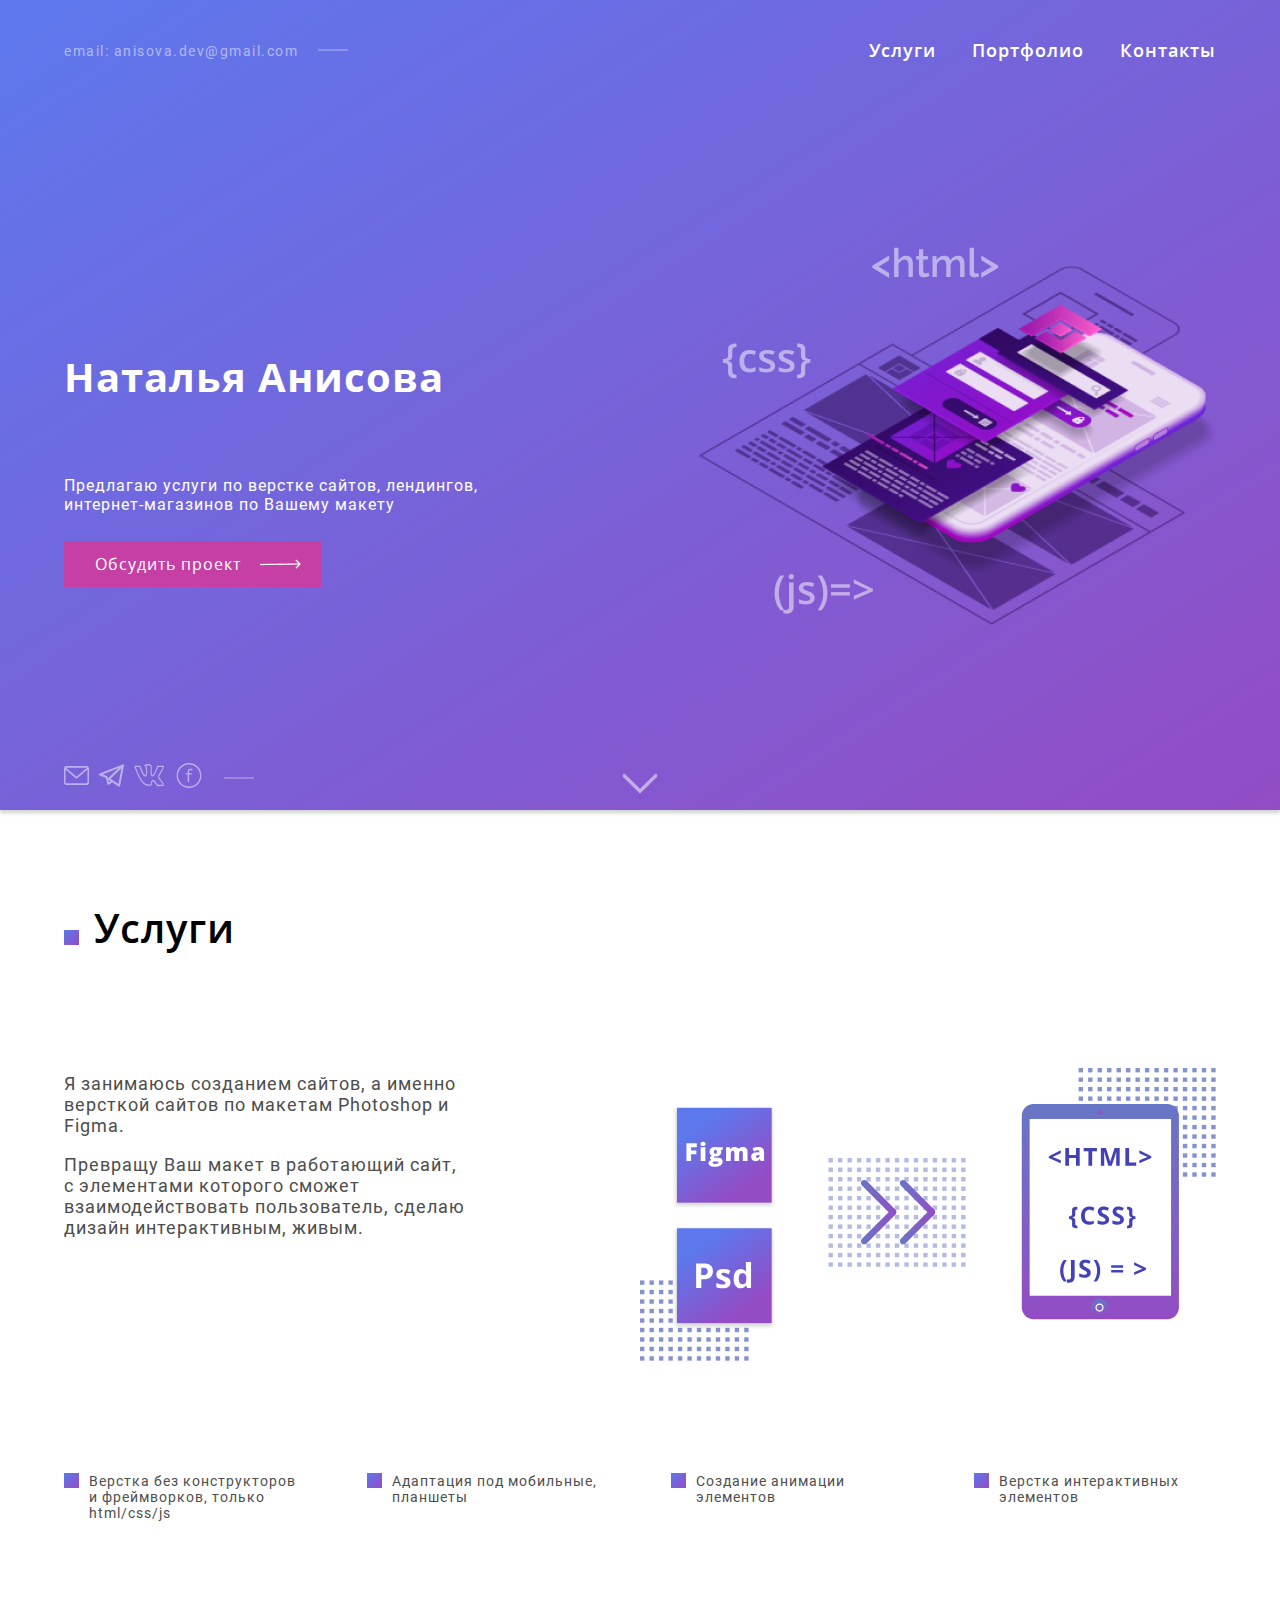
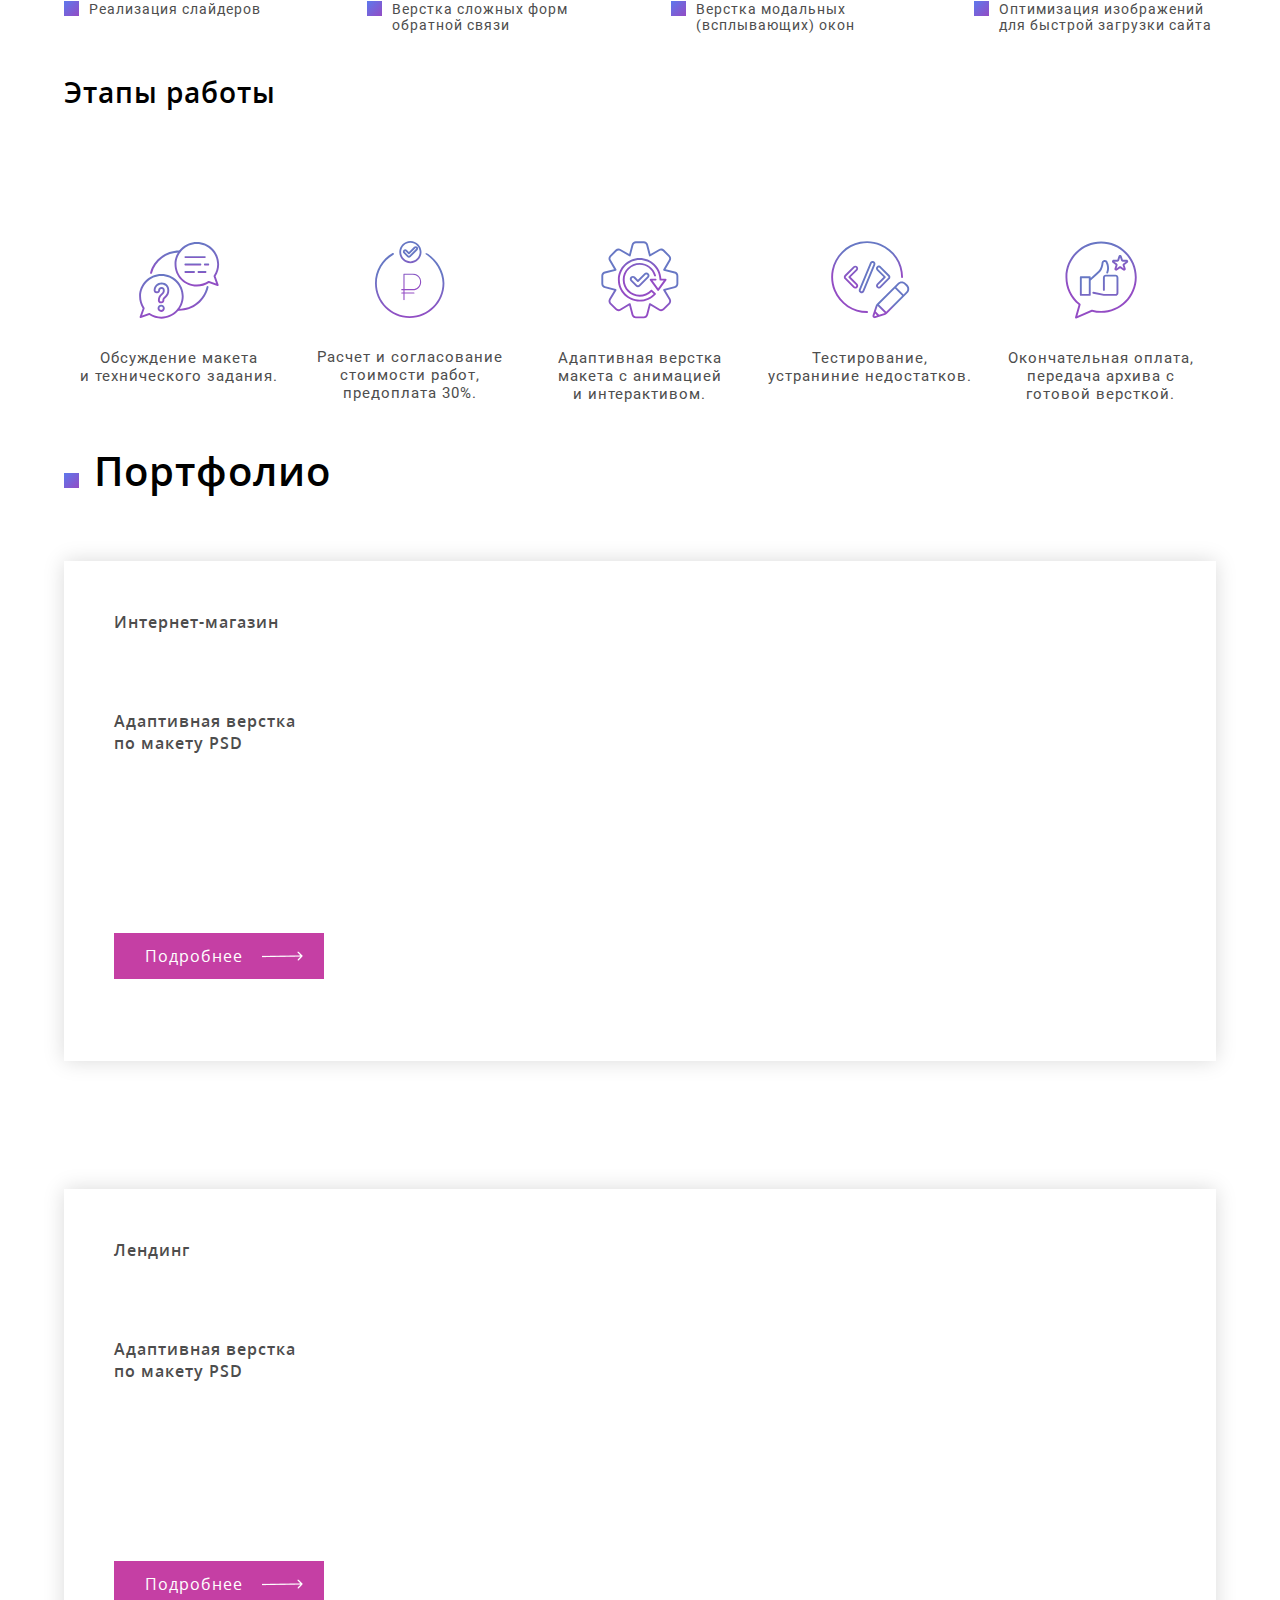
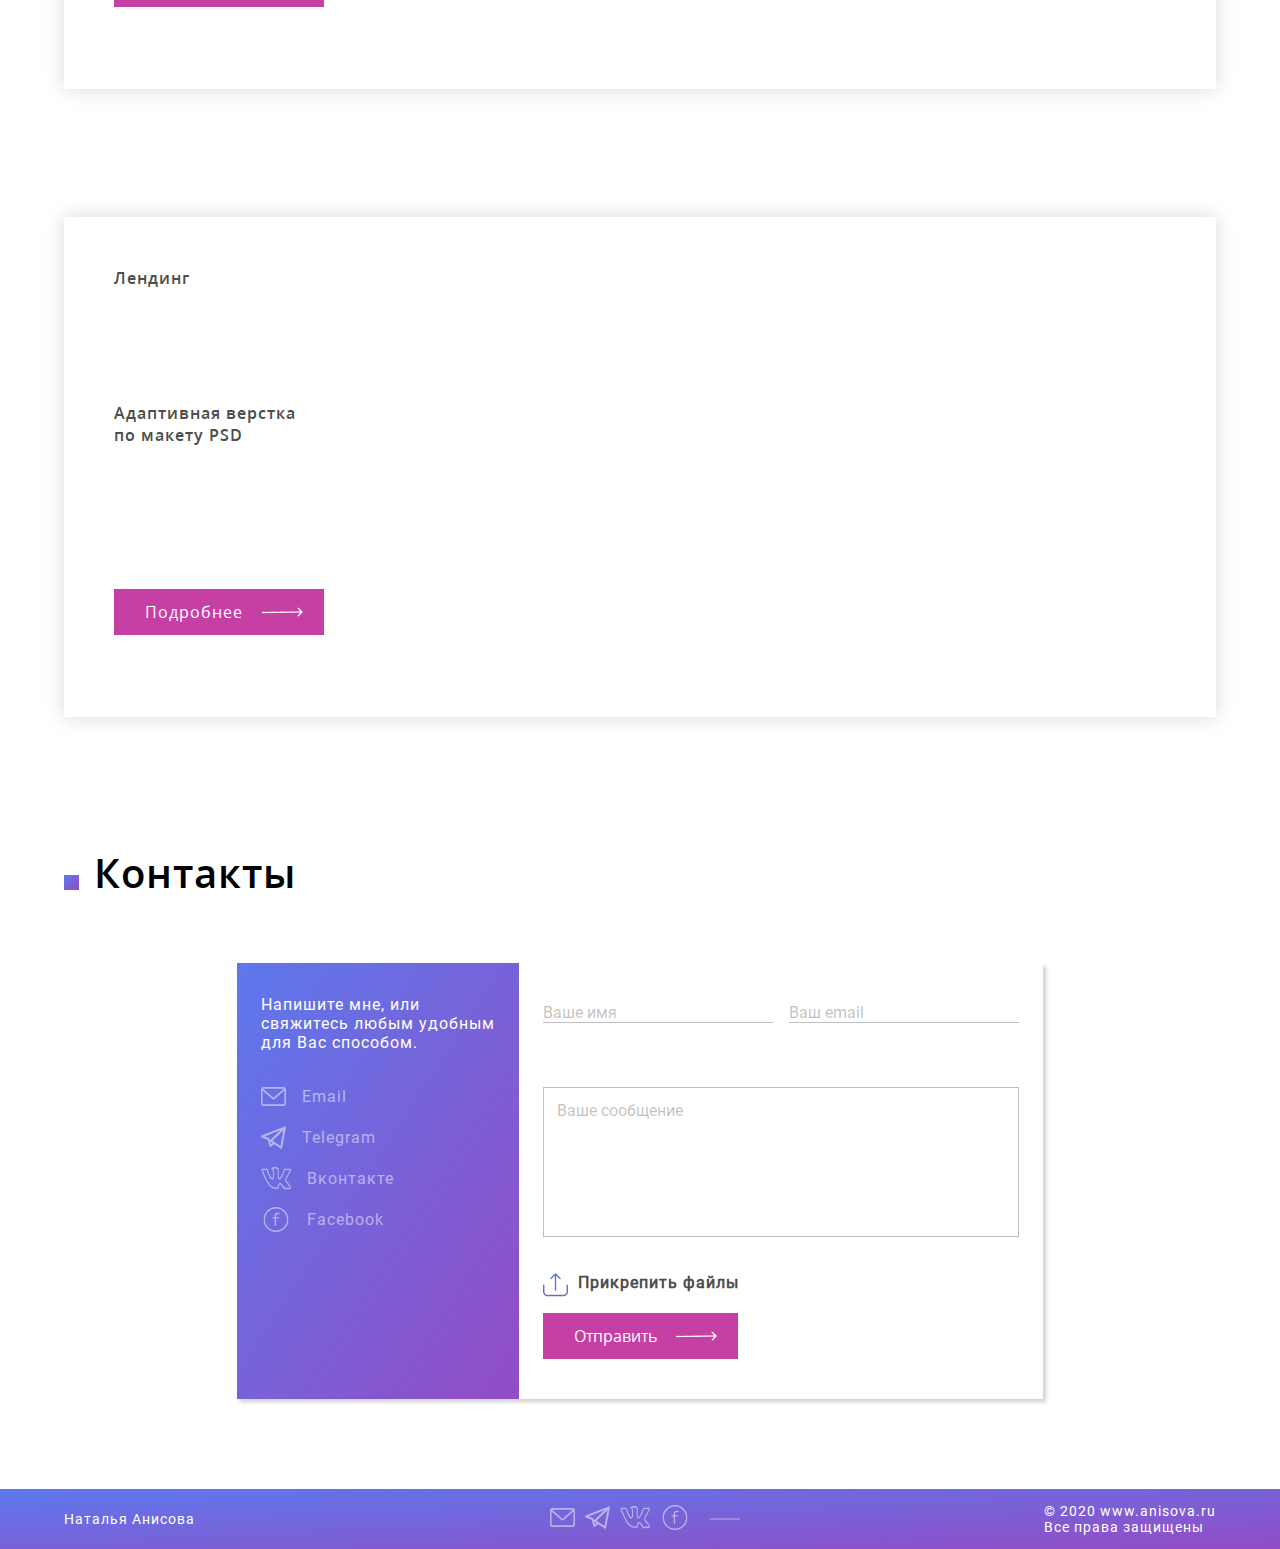
<file: index.html>
<!DOCTYPE html>
<html lang="ru">
<head>
  <meta charset="UTF-8">
  <title>Верстка сайтов. Наталья Анисова</title>
  <meta name="viewport" content="width=device-width, initial-scale=1">  
  <link rel="stylesheet" href="css/normalize.css"> <!-- Подключаем normalize --> 
  <link rel="stylesheet" href="css/main.css"> <!-- Подключаем CSS -->
  <link rel="shortcut icon" href="favicon.png" type="image/x-icon">   
</head>
<body>
<section class="first" id="first">         
  <a href="#services" class="next scrollto"> 
    <svg class="next__pic" width="35"  viewBox="0 0 240.811 240.811">
      <use xlink:href="./img/sprite.svg#arrow">
      </use>
    </svg>
  </a>     
  <header class="header wrapper">
    <div class="header__mailto"> 
      <a href="mailto:anisova.dev@gmail.com" class="header__mail">email: anisova.dev@gmail.com
      </a>
    </div>    
    <nav class="header__menu">
      <a href="#services" class="header__link scrollto"> Услуги</a>
      <a href="#portfolio" class="header__link scrollto"> Портфолио</a>
      <a href="#contacts" class="header__link scrollto"> Контакты</a>
    </nav>  
  </header>
  <div class="first__offer wrapper">
    <div class="first__left">
      <div class="first__desc">
        <h1 class="h1">Наталья Анисова</h1>
        <p class="first__text"> Предлагаю услуги по верстке сайтов, лендингов,<br> интернет-магазинов по Вашему макету </p>
        <a href="#contacts" class="btn">
          <p class='btn__text'>
            Обсудить проект
          </p>
        </a>
      </div>
    </div>
    <div class="first__right">
      <img class="first__img" src="./img/picture.png" alt="">
    </div>
  </div>
  <ul class="first__socials socials wrapper">  
    <li class="socials__item">
      <a  href="mailto:anisova.dev@gmail.com" class="socials__link" >
        <svg class="socials__pic" width="25"  viewBox="0 0 479.058 479.058">
          <use xlink:href="./img/sprite.svg#mail">
          </use>
        </svg>
      </a>
    </li>   
   <li class="socials__item">
      <a  href='https://t.me/natali_anisova' class="socials__link" >
        <svg class="socials__pic" width="25" height="25" viewBox="0 0 189.473 189.473">
          <use xlink:href="./img/sprite.svg#telegram">
          </use>
        </svg>
      </a>
    </li>
    <li class="socials__item">
      <a href="https://vk.com/natali_anisova" class="socials__link">
        <svg class="socials__pic" width="30" height="25" viewBox="0 0 24 19">
          <use xlink:href="./img/sprite.svg#vk">
          </use>
        </svg>
      </a>
    </li>
    <li class="socials__item">
      <a href="https://www.facebook.com/anisova.n" class="socials__link">
        <svg class="socials__pic" width="30" height="25" viewBox="0 0 314.652 314.652">
          <use xlink:href="./img/sprite.svg#f">
          </use>
        </svg>
      </a>
    </li>
  </ul>  
  </section>  
<section class="services wrapper" id="services">
<h2 class="h2">Услуги</h2>

<div class="services__group">
  <div class="services__left">
    <p class="services__desc">
      Я занимаюсь созданием сайтов, а именно версткой сайтов по макетам Photoshop и Figma. 
 
    </p>
    <p class="services__desc">
      Превращу Ваш макет в работающий сайт, с элементами которого сможет взаимодействовать пользователь, сделаю дизайн интерактивным, живым. 
    </p>
  </div>
  <div class="services__right">
    <img src="./img/pic1.svg" alt=""> 
  </div>  
</div>
<div class="services__group services__list">
    <div class="services__item service">      
      <div class="square"></div>
    <p class="service__text">  Верстка без конструкторов и фреймворков, только html/css/js</p>
    </div>
    <div class="services__item service">
      
      <div class="square"></div>
      <p class="service__text">
      Адаптация под мобильные, планшеты</p>
    </div>
    <div class="services__item service">
      <div class="square"></div>
    <p class="service__text">  Создание анимации элементов</p>
    
    </div>
    <div class="services__item service">
      <div class="square"></div>
    <p class="service__text">  Верстка интерактивных элементов</p>
    
    </div>
    <div class="services__item service">
      <div class="square"></div>
    <p class="service__text">Реализация слайдеров  </p>
    
    </div>
    <div class="services__item service">
      <div class="square"></div>
    <p class="service__text"> Верстка сложных форм обратной связи </p>
    
    </div>
    <div class="services__item service">
      <div class="square"></div>
    <p class="service__text">Верстка модальных (всплывающих) окон  </p>
    
    </div>
    <div class="services__item service">
      <div class="square"></div>
    <p class="service__text"> Оптимизация изображений для быстрой загрузки сайта </p>
    
    </div>

 </div> 

<h3 class="h3">Этапы работы</h3>
<div class="services__stages ">
  <div class="services__stage">
    <div class='services__img'>
    <svg class="services__pic" width="81" height="78" viewBox="0 0 81 78">
      <path d="M12.0423 32.8423C11.9571 32.8423 11.8711 32.8307 11.7852 32.807C11.2744 32.6653 10.9754 32.1365 11.117 31.6257C14.7175 18.655 26.644 9.59631 40.1202 9.59631C40.3201 9.59631 40.52 9.59823 40.7192 9.60207C41.2492 9.61243 41.6702 10.0503 41.6598 10.5803C41.6498 11.1099 41.2108 11.5343 40.682 11.5209C40.4951 11.517 40.3078 11.5151 40.1202 11.5151C27.5029 11.5151 16.3366 19.9962 12.966 32.1392C12.8482 32.5637 12.4625 32.8423 12.0423 32.8423Z" fill="url(#paint0_linear)"/>
      <path d="M40.1202 69.7892C39.7157 69.7892 39.3127 69.7812 38.9121 69.7651C38.3829 69.744 37.9703 69.2976 37.9914 68.7684C38.0122 68.2385 38.4642 67.8278 38.9881 67.8478C39.3634 67.8628 39.741 67.8704 40.1202 67.8704C53.2229 67.8704 64.7918 58.6011 67.6281 45.8295C67.7429 45.3122 68.256 44.9864 68.7725 45.1011C69.2898 45.2159 69.616 45.7286 69.5009 46.2455C68.0403 52.8228 64.3385 58.7972 59.078 63.0688C53.741 67.403 47.0083 69.7892 40.1202 69.7892Z" fill="url(#paint1_linear)"/>
      <path d="M22.4042 33.0698C10.1166 33.0698 0.119965 43.0668 0.119965 55.3541C0.119965 59.6487 1.33841 63.7999 3.64788 67.3907L0.63267 75.8419C0.507947 76.1908 0.595828 76.5807 0.857937 76.8424C1.12005 77.1049 1.50918 77.192 1.8584 77.0677L10.2912 74.059C13.9008 76.4018 18.0781 77.6376 22.4038 77.6376C34.6915 77.6376 44.6877 67.641 44.6877 55.3537C44.6877 43.0664 34.6918 33.0698 22.4042 33.0698ZM22.4042 75.7195C18.3003 75.7195 14.3433 74.503 10.9616 72.2016C10.8004 72.0918 10.6116 72.035 10.4216 72.035C10.313 72.035 10.2041 72.0534 10.0993 72.0911L3.11982 74.5809L5.61581 67.5853C5.71827 67.2983 5.67836 66.9794 5.50759 66.7268C3.23802 63.3616 2.03839 59.4292 2.03839 55.3545C2.03839 44.1248 11.1742 34.989 22.4038 34.989C33.6331 34.989 42.7689 44.1252 42.7689 55.3545C42.7689 66.5837 33.6338 75.7195 22.4042 75.7195Z" fill="url(#paint2_linear)"/>
      <path d="M76.592 35.2879C78.9019 31.6971 80.12 27.5459 80.12 23.2509C80.12 10.9632 70.1234 0.967041 57.8357 0.967041C45.5481 0.967041 35.5519 10.9636 35.5519 23.2509C35.5519 35.5382 45.5485 45.5351 57.8357 45.5351C62.1619 45.5351 66.3391 44.2994 69.9484 41.9566L78.3811 44.9652C78.73 45.0892 79.1199 45.0025 79.3816 44.74C79.6437 44.4779 79.7316 44.0884 79.6069 43.7395L76.592 35.2879ZM70.141 39.9879C69.852 39.8843 69.532 39.9257 69.2787 40.0984C65.897 42.3998 61.94 43.6163 57.8361 43.6163C46.6069 43.6163 37.4711 34.4801 37.4711 23.2509C37.4711 12.0217 46.6069 2.88585 57.8361 2.88585C69.0657 2.88585 78.2015 12.0217 78.2015 23.2509C78.2015 27.3261 77.0019 31.2585 74.7323 34.6237C74.562 34.8762 74.5217 35.1951 74.6241 35.4821L77.1201 42.4777L70.141 39.9879Z" fill="url(#paint3_linear)"/>
      <path d="M22.1617 70.9102C21.1946 70.9102 20.2878 70.5345 19.6074 69.8525C18.9293 69.176 18.5547 68.2699 18.5547 67.3024C18.5547 66.3519 18.9193 65.4535 19.5816 64.7719C20.2601 64.0693 21.1773 63.6813 22.1617 63.6813C23.1288 63.6813 24.0386 64.0593 24.7233 64.7454C25.4064 65.4285 25.7832 66.3369 25.7832 67.3021C25.7832 68.2841 25.3952 69.2013 24.6903 69.8848C24.0083 70.5464 23.1103 70.9102 22.1617 70.9102ZM22.1617 65.6005C21.7023 65.6005 21.2756 65.7805 20.9597 66.1074C20.6454 66.4305 20.4735 66.8542 20.4735 67.3024C20.4735 67.7564 20.6477 68.1797 20.9643 68.4952C21.2836 68.8156 21.7081 68.991 22.1617 68.991C22.6091 68.991 23.0328 68.8195 23.3544 68.5075C23.6829 68.1886 23.8644 67.7607 23.8644 67.3021C23.8644 66.8492 23.6875 66.4229 23.3659 66.1013C23.0428 65.7785 22.6157 65.6005 22.1617 65.6005Z" fill="url(#paint4_linear)"/>
      <path d="M22.4856 62.3051H21.7257C20.9701 62.3051 20.2333 61.9962 19.7045 61.4578C19.1752 60.919 18.8797 60.1768 18.8932 59.4215C18.9185 57.9675 19.1603 56.7559 19.6315 55.7179C20.0967 54.6944 20.8722 53.6847 22.0024 52.6297C22.9196 51.7739 23.2692 51.3453 23.3958 51.1665C23.5547 50.942 23.6683 50.7175 23.7339 50.4991C23.7854 50.3283 23.8464 50.0098 23.8464 49.4591C23.8464 48.8462 23.7366 48.4168 23.5198 48.1835C23.4546 48.1132 23.2773 47.9229 22.6126 47.9229C21.7913 47.9229 21.5553 48.1685 21.4663 48.261C21.2752 48.4594 21.0787 48.7545 21.0687 49.438C21.0461 50.9773 19.7754 52.2291 18.2362 52.2291H17.4763C16.7242 52.2291 15.9893 51.9221 15.4608 51.3871C14.9324 50.8522 14.6342 50.1138 14.6434 49.3616C14.6718 47.0614 15.4616 45.1498 16.9913 43.68C18.4979 42.2313 20.3895 41.4968 22.613 41.4968C24.8929 41.4968 26.7714 42.2663 28.1963 43.784C29.5744 45.25 30.2732 47.1669 30.2732 49.4806C30.2732 51.0011 29.9585 52.3976 29.338 53.6314C28.7528 54.7953 27.7419 56.0203 26.2483 57.3765C26.1962 57.4237 26.1424 57.469 26.0872 57.5123C25.8385 57.7065 25.3196 58.1118 25.3196 59.4726C25.3189 61.0345 24.0479 62.3051 22.4856 62.3051ZM22.6122 46.0041C23.6211 46.0041 24.3775 46.2896 24.9248 46.8764C25.4908 47.4866 25.7648 48.3308 25.7648 49.4587C25.7648 50.0881 25.6996 50.6238 25.571 51.0509C25.4459 51.4673 25.241 51.8791 24.9624 52.274C24.6619 52.6988 24.1062 53.2906 23.311 54.0328C22.3689 54.912 21.7369 55.7225 21.378 56.5115C21.0177 57.3051 20.8323 58.2683 20.8112 59.4557C20.807 59.6998 20.9022 59.9392 21.0733 60.1131C21.2437 60.2865 21.4817 60.3863 21.7257 60.3863H22.4856C22.9898 60.3863 23.4001 59.9765 23.4001 59.4722C23.4001 57.9264 23.8928 56.7901 24.906 55.9988C24.9244 55.9846 24.9416 55.97 24.9581 55.955C26.2741 54.7608 27.1456 53.7185 27.623 52.769C28.1077 51.8047 28.3533 50.6983 28.3533 49.4802C28.3533 47.6708 27.8294 46.196 26.7967 45.0973C26.7967 45.0973 26.7967 45.0973 26.7964 45.0969C25.7491 43.9813 24.3411 43.4152 22.6122 43.4152C20.9014 43.4152 19.4573 43.9698 18.3198 45.0631C17.1743 46.1637 16.5829 47.6174 16.5611 49.3847C16.558 49.6276 16.6543 49.8659 16.8251 50.0386C16.9959 50.2113 17.2326 50.3103 17.4756 50.3103H18.2354C18.732 50.3103 19.1422 49.9062 19.1495 49.4096C19.1649 48.378 19.47 47.5675 20.0828 46.9301C20.683 46.3073 21.51 46.0041 22.6122 46.0041Z" fill="url(#paint5_linear)"/>
      <path d="M66.4711 31.894H59.5078C58.9778 31.894 58.5484 31.4646 58.5484 30.9346C58.5484 30.4046 58.9778 29.9752 59.5078 29.9752H66.4711C67.0011 29.9752 67.4305 30.4046 67.4305 30.9346C67.4305 31.4646 67.0007 31.894 66.4711 31.894Z" fill="url(#paint6_linear)"/>
      <path d="M54.9709 31.894H46.4146C45.8846 31.894 45.4552 31.4646 45.4552 30.9346C45.4552 30.4046 45.8846 29.9752 46.4146 29.9752H54.9709C55.5009 29.9752 55.9303 30.4046 55.9303 30.9346C55.9303 31.4646 55.5009 31.894 54.9709 31.894Z" fill="url(#paint7_linear)"/>
      <path d="M69.2572 24.4836H65.8962C65.3663 24.4836 64.9368 24.0542 64.9368 23.5242C64.9368 22.9942 65.3663 22.5648 65.8962 22.5648H69.2572C69.7872 22.5648 70.2166 22.9942 70.2166 23.5242C70.2166 24.0542 69.7872 24.4836 69.2572 24.4836Z" fill="url(#paint8_linear)"/>
      <path d="M61.3598 24.4836H46.415C45.885 24.4836 45.4556 24.0542 45.4556 23.5242C45.4556 22.9942 45.885 22.5648 46.415 22.5648H61.3598C61.8898 22.5648 62.3192 22.9942 62.3192 23.5242C62.3192 24.0542 61.8898 24.4836 61.3598 24.4836Z" fill="url(#paint9_linear)"/>
      <path d="M65.7853 17.0727H46.4146C45.8846 17.0727 45.4552 16.6433 45.4552 16.1133C45.4552 15.5834 45.8846 15.1539 46.4146 15.1539H65.7853C66.3153 15.1539 66.7447 15.5834 66.7447 16.1133C66.7447 16.6433 66.3153 17.0727 65.7853 17.0727Z" fill="url(#paint10_linear)"/>
      <defs>
      <linearGradient id="paint0_linear" x1="26.3709" y1="9.59631" x2="26.3709" y2="32.8423" gradientUnits="userSpaceOnUse">
      <stop stop-color="#6777C4"/>
      <stop offset="1" stop-color="#934CC4"/>
      </linearGradient>
      <linearGradient id="paint1_linear" x1="53.7573" y1="45.0781" x2="53.7573" y2="69.7892" gradientUnits="userSpaceOnUse">
      <stop stop-color="#6777C4"/>
      <stop offset="1" stop-color="#934CC4"/>
      </linearGradient>
      <linearGradient id="paint2_linear" x1="22.4038" y1="33.0698" x2="22.4038" y2="77.6376" gradientUnits="userSpaceOnUse">
      <stop stop-color="#6777C4"/>
      <stop offset="1" stop-color="#934CC4"/>
      </linearGradient>
      <linearGradient id="paint3_linear" x1="57.8359" y1="0.967041" x2="57.8359" y2="45.5351" gradientUnits="userSpaceOnUse">
      <stop stop-color="#6777C4"/>
      <stop offset="1" stop-color="#934CC4"/>
      </linearGradient>
      <linearGradient id="paint4_linear" x1="22.169" y1="63.6813" x2="22.169" y2="70.9102" gradientUnits="userSpaceOnUse">
      <stop stop-color="#6777C4"/>
      <stop offset="1" stop-color="#934CC4"/>
      </linearGradient>
      <linearGradient id="paint5_linear" x1="22.4582" y1="41.4968" x2="22.4582" y2="62.3051" gradientUnits="userSpaceOnUse">
      <stop stop-color="#6777C4"/>
      <stop offset="1" stop-color="#934CC4"/>
      </linearGradient>
      <linearGradient id="paint6_linear" x1="62.9894" y1="29.9752" x2="62.9894" y2="31.894" gradientUnits="userSpaceOnUse">
      <stop stop-color="#6777C4"/>
      <stop offset="1" stop-color="#934CC4"/>
      </linearGradient>
      <linearGradient id="paint7_linear" x1="50.6928" y1="29.9752" x2="50.6928" y2="31.894" gradientUnits="userSpaceOnUse">
      <stop stop-color="#6777C4"/>
      <stop offset="1" stop-color="#934CC4"/>
      </linearGradient>
      <linearGradient id="paint8_linear" x1="67.5767" y1="22.5648" x2="67.5767" y2="24.4836" gradientUnits="userSpaceOnUse">
      <stop stop-color="#6777C4"/>
      <stop offset="1" stop-color="#934CC4"/>
      </linearGradient>
      <linearGradient id="paint9_linear" x1="53.8874" y1="22.5648" x2="53.8874" y2="24.4836" gradientUnits="userSpaceOnUse">
      <stop stop-color="#6777C4"/>
      <stop offset="1" stop-color="#934CC4"/>
      </linearGradient>
      <linearGradient id="paint10_linear" x1="56.1" y1="15.1539" x2="56.1" y2="17.0727" gradientUnits="userSpaceOnUse">
      <stop stop-color="#6777C4"/>
      <stop offset="1" stop-color="#934CC4"/>
      </linearGradient>
      </defs>
    </svg>
  </div>
    <p class="services__stage-text">
      Обсуждение макета <br> и технического задания.
    </p>
  </div>
  <div class="services__stage">
    <div class='services__img'>
    <svg class="services__pic" width="70" height="77" viewBox="0 0 70 77">
      <path d="M35.4085 22.2416C29.2765 22.2416 24.2879 17.2525 24.2879 11.1206C24.2879 4.98868 29.2765 0 35.4085 0C41.5404 0 46.5291 4.98868 46.5291 11.1206C46.5291 17.2529 41.5404 22.2416 35.4085 22.2416ZM35.4085 1.83624C30.289 1.83624 26.1241 6.00118 26.1241 11.1206C26.1241 16.24 30.289 20.4053 35.4085 20.4053C40.5279 20.4053 44.6928 16.2404 44.6928 11.1206C44.6928 6.00118 40.5279 1.83624 35.4085 1.83624Z" fill="url(#paint0_linear)"/>
<path d="M33.9046 16.6848C33.2806 16.6848 32.6938 16.4417 32.2527 16.0006L28.574 12.3219C28.1326 11.8808 27.8898 11.2943 27.8898 10.6704C27.8898 10.0464 28.1329 9.45995 28.574 9.01852C29.4848 8.10848 30.9662 8.10848 31.877 9.01852L33.9046 11.0461L39.0853 5.86533C39.526 5.42427 40.1125 5.18115 40.7369 5.18115C41.3608 5.18115 41.9473 5.42427 42.3887 5.86533C42.8298 6.30603 43.0725 6.89252 43.0725 7.51684C43.0725 8.14079 42.8294 8.72729 42.3884 9.16835L35.5561 16.0006C35.1154 16.442 34.5285 16.6848 33.9046 16.6848ZM30.2259 10.1713C30.0981 10.1713 29.9699 10.2198 29.8726 10.3175C29.7786 10.4115 29.7264 10.5371 29.7264 10.6704C29.7264 10.8037 29.7786 10.9293 29.8726 11.0233L33.5517 14.7024C33.7404 14.8912 34.0695 14.8908 34.2575 14.7024L41.0901 7.87013C41.1845 7.77575 41.2363 7.65015 41.2363 7.51684C41.2363 7.38353 41.1842 7.25793 41.0901 7.16392C40.9014 6.97479 40.5723 6.97515 40.3843 7.16355L34.5539 12.9936C34.3816 13.1658 34.1484 13.2624 33.9046 13.2624C33.6611 13.2624 33.4275 13.1658 33.2553 12.9936L30.5788 10.3171C30.4818 10.2201 30.354 10.1713 30.2259 10.1713Z" fill="url(#paint1_linear)"/>
<path d="M67.5735 42.2951C67.5735 30.8723 59.9035 19.6948 51.5836 13.8709C51.5836 13.8709 49.7532 12.5397 50.7516 12.2069C51.75 11.8741 52.8316 12.7616 53.2476 13.0389C62.663 19.4716 69.4097 30.7735 69.4097 42.2951C69.4097 61.4313 53.841 77 34.7048 77C15.5687 77 0 61.4313 0 42.2951C0 29.8429 6.73127 18.2772 17.5676 12.1118C18.0083 11.8607 18.5687 12.0149 18.8196 12.456C19.07 12.8967 18.9162 13.4571 18.4755 13.7079C8.21201 19.5475 1.83624 30.5014 1.83624 42.2951C1.83624 60.4192 16.5808 75.1638 34.7048 75.1638C52.8289 75.1638 67.5735 60.4192 67.5735 42.2951Z" fill="url(#paint2_linear)"/>
<g clip-path="url(#clip0)">
<path d="M37.8557 49.2306C42.4503 49.2306 46.1756 45.5057 46.1756 40.9106C46.1756 36.3156 42.4503 32.5907 37.8557 32.5907C37.8549 32.5907 37.8549 32.5907 37.8541 32.5907H28.9808C28.6745 32.5907 28.4267 32.8389 28.4267 33.1452V48.1207H26.7627C26.4564 48.1207 26.2078 48.3693 26.2078 48.6765C26.2078 48.982 26.4564 49.2306 26.7627 49.2306H28.4267V51.4487H26.7627C26.4564 51.4487 26.2078 51.6973 26.2078 52.0044C26.2078 52.3099 26.4564 52.5585 26.7627 52.5585H28.4267V58.6604C28.4267 58.9659 28.6745 59.2145 28.9808 59.2145C29.2871 59.2145 29.5358 58.9659 29.5358 58.6604V52.5585H38.9647C39.2711 52.5585 39.5197 52.3099 39.5197 52.0044C39.5197 51.6973 39.2711 51.4487 38.9647 51.4487H29.5358V49.2306H37.8557ZM29.5358 33.7002H37.8541H37.8557C38.8299 33.7002 39.774 33.8907 40.6621 34.2661C41.5209 34.6292 42.2919 35.1492 42.9541 35.8119C43.6171 36.4744 44.1371 37.2459 44.5003 38.1043C44.8756 38.9923 45.0666 39.9368 45.0666 40.9106C45.0666 41.8844 44.8756 42.8289 44.5003 43.717C44.1371 44.5754 43.6171 45.3469 42.9541 46.0095C42.2919 46.672 41.5209 47.192 40.6621 47.5552C39.774 47.9306 38.8299 48.1207 37.8557 48.1207H29.5358V33.7002Z" fill="url(#paint3_linear)"/>
</g>
<defs>
<linearGradient id="paint0_linear" x1="35.4085" y1="0" x2="35.4085" y2="22.2416" gradientUnits="userSpaceOnUse">
<stop stop-color="#6777C4"/>
<stop offset="1" stop-color="#934CC4"/>
</linearGradient>
<linearGradient id="paint1_linear" x1="35.4812" y1="5.18115" x2="35.4812" y2="16.6848" gradientUnits="userSpaceOnUse">
<stop stop-color="#6777C4"/>
<stop offset="1" stop-color="#934CC4"/>
</linearGradient>
<linearGradient id="paint2_linear" x1="34.7048" y1="11.9913" x2="34.7048" y2="77" gradientUnits="userSpaceOnUse">
<stop stop-color="#934CC4"/>
<stop offset="0.0001" stop-color="#6777C4"/>
<stop offset="1" stop-color="#934CC4"/>
</linearGradient>
<linearGradient id="paint3_linear" x1="36.1917" y1="32.5907" x2="36.1917" y2="59.2145" gradientUnits="userSpaceOnUse">
<stop stop-color="#6777C4"/>
<stop offset="1" stop-color="#934CC4"/>
</linearGradient>
<clipPath id="clip0">
<rect x="22.8798" y="32.5907" width="26.6238" height="26.6238" fill="white"/>
</clipPath>
</defs>
    </svg>
  </div>
    <p class="services__stage-text">
      Расчет и согласование стоимости работ, 
предоплата 30%.
    </p>
  </div>
  <div class="services__stage">
    <div class='services__img'>
    <svg class="services__pic" width="78" height="78" viewBox="0 0 78 78">
      <path d="M38.6432 60.5897C26.6471 60.5897 16.8877 50.8299 16.8877 38.8342C16.8877 26.8385 26.6475 17.0787 38.6432 17.0787C50.1874 17.0787 59.7383 26.2202 60.3619 37.6443H64.6268C64.9857 37.6443 65.3151 37.8456 65.4785 38.1654C65.6422 38.4853 65.6127 38.8698 65.4023 39.1609L57.9175 49.5226C57.7377 49.7712 57.4492 49.9189 57.1423 49.9189C56.8355 49.9189 56.5466 49.7712 56.3672 49.5226L48.8824 39.1609C48.6719 38.8698 48.6425 38.4853 48.8062 38.1654C48.9696 37.8456 49.2986 37.6443 49.6579 37.6443H54.6072C55.1356 37.6443 55.5637 38.0724 55.5637 38.6008C55.5637 39.1292 55.1356 39.5573 54.6072 39.5573H51.5288L57.1427 47.3291L62.7566 39.5573H59.4368C58.9126 39.5573 58.4864 39.1353 58.4803 38.6111C58.3605 27.7931 49.462 18.9917 38.6436 18.9917C27.7023 18.9917 18.8011 27.8933 18.8011 38.8342C18.8011 49.7751 27.7027 58.6767 38.6436 58.6767C43.8959 58.6767 48.9497 56.5762 52.6567 52.8826L50.4973 50.9156C47.3447 54.0051 43.0764 55.7597 38.6436 55.7597C29.3104 55.7597 21.7177 48.1666 21.7177 38.8338C21.7177 29.501 29.3108 21.9079 38.6436 21.9079C46.1934 21.9079 52.8939 26.9866 54.9374 34.2591C55.0801 34.7675 54.784 35.2955 54.2751 35.4386C53.767 35.5809 53.2387 35.2848 53.0956 34.7763C51.2836 28.3261 45.3402 23.8209 38.644 23.8209C30.3656 23.8209 23.6311 30.5559 23.6311 38.8338C23.6311 47.1118 30.366 53.8467 38.644 53.8467C42.8598 53.8467 46.907 52.0577 49.7474 48.9383C49.9181 48.7508 50.1564 48.6387 50.4101 48.6273C50.6576 48.6146 50.9109 48.7045 51.0988 48.8752L54.6692 52.1281C55.0598 52.4839 55.0882 53.0888 54.7323 53.479C50.6159 57.9983 44.7518 60.5897 38.6432 60.5897Z" fill="url(#paint0_linear)"/>
<path d="M74.0062 30.5831C74.0059 30.5831 74.0055 30.5827 74.0051 30.5827L64.6034 28.16L69.5386 19.7983C70.5659 18.0536 70.2831 15.8361 68.8518 14.4044L63.264 8.81611C61.8323 7.38595 59.6143 7.10359 57.8693 8.13011L49.5079 13.0649L47.0849 3.66209C46.5776 1.70279 44.8092 0.334229 42.7852 0.334229H34.883C32.859 0.334229 31.0906 1.70279 30.5829 3.66324L28.1603 13.0649L19.7982 8.12934C18.0524 7.10244 15.8356 7.38557 14.4043 8.81611L8.81636 14.404C7.38505 15.8353 7.10269 18.0532 8.12997 19.7987L13.0648 28.16L3.66196 30.5831C1.70227 31.0904 0.33371 32.8588 0.33371 34.8827V42.785C0.33371 44.8093 1.70227 46.5773 3.66311 47.0854L13.0648 49.5077L8.12959 57.8694C7.10231 59.6144 7.38505 61.832 8.81636 63.2637L14.4043 68.8516C15.8348 70.2825 18.0531 70.5649 19.7989 69.538L28.1603 64.6032L30.5833 74.006C31.091 75.9657 32.859 77.3342 34.883 77.3342H42.7852C44.8092 77.3342 46.5772 75.9657 47.0853 74.0048L49.5079 64.6032L57.8697 69.5384C59.6151 70.5653 61.8315 70.2829 63.2636 68.8516L68.8515 63.2637C70.2828 61.8324 70.5651 59.6144 69.5378 57.8686L64.6031 49.5073L74.0059 47.0846C75.9655 46.5769 77.3341 44.8089 77.3341 42.7846V34.8823C77.3345 32.8588 75.9659 31.0904 74.0062 30.5831ZM75.4215 42.785C75.4215 43.9377 74.6421 44.9444 73.5276 45.2328L62.8944 47.9723C62.6032 48.0473 62.3645 48.2546 62.2493 48.5324C62.1341 48.8106 62.1563 49.1258 62.309 49.3848L67.89 58.8404C68.4746 59.8337 68.3139 61.0963 67.4993 61.9112L61.9115 67.4991C61.0961 68.3136 59.8339 68.4739 58.8418 67.8901L49.3855 62.3087C49.1268 62.1564 48.8112 62.1339 48.533 62.249C48.2553 62.3642 48.0479 62.6029 47.9729 62.8941L45.2335 73.5262C44.9442 74.6419 43.9376 75.4212 42.7856 75.4212H34.8834C33.731 75.4212 32.7243 74.6419 32.4359 73.5273L29.6961 62.8941C29.6211 62.6029 29.4137 62.3642 29.1359 62.249C29.0181 62.2001 28.8937 62.1763 28.7698 62.1763C28.601 62.1763 28.4327 62.2211 28.2835 62.3091L18.8279 67.8901C17.835 68.4747 16.5721 68.3136 15.7575 67.4995L10.1696 61.9116C9.35468 61.0966 9.19399 59.8337 9.7786 58.8416L15.36 49.3852C15.5126 49.1262 15.5348 48.8109 15.4197 48.5328C15.3045 48.255 15.0658 48.0476 14.7746 47.9727L4.1425 45.2336C3.02684 44.9444 2.24748 43.9377 2.24748 42.7853V34.8831C2.24748 33.7307 3.02684 32.7241 4.14136 32.4356L14.7746 29.6958C15.0658 29.6208 15.3045 29.4134 15.4197 29.1357C15.5348 28.8575 15.5126 28.5423 15.36 28.2832L9.77822 18.8273C9.1936 17.834 9.3543 16.5714 10.1689 15.7569L15.7567 10.169C16.5713 9.35443 17.8331 9.19221 18.8264 9.77797L28.2827 15.3594C28.5414 15.5112 28.857 15.5334 29.1352 15.419C29.4129 15.3039 29.6203 15.0651 29.6953 14.774L32.4347 4.14188C32.724 3.02621 33.7306 2.24723 34.8826 2.24723H42.7848C43.9372 2.24723 44.9439 3.02621 45.2323 4.14073L47.9721 14.774C48.0471 15.0651 48.2545 15.3039 48.5323 15.419C48.8108 15.5342 49.1261 15.5116 49.3847 15.3594L58.8403 9.77835C59.8324 9.1945 61.0957 9.35481 61.9107 10.169L67.4986 15.7569C68.3135 16.5718 68.4742 17.8344 67.8896 18.8265L62.3082 28.2829C62.1556 28.5419 62.1334 28.8571 62.2485 29.1353C62.3637 29.4131 62.6024 29.6204 62.8936 29.6954L73.5257 32.4348C74.6414 32.7241 75.4207 33.7307 75.4207 34.8827V42.785H75.4215Z" fill="url(#paint1_linear)"/>
<path d="M45.3888 31.4806C44.5559 31.4806 43.7731 31.805 43.1846 32.3939L36.9169 38.6616L34.1021 35.8465C33.5133 35.2576 32.7305 34.9332 31.8975 34.9332C31.0646 34.9332 30.2818 35.2576 29.6934 35.8465C28.4775 37.062 28.4775 39.04 29.6934 40.2552L34.7127 45.2745C35.3015 45.8633 36.0843 46.1878 36.9169 46.1878C37.7494 46.1878 38.5322 45.8633 39.121 45.2745L47.593 36.8026C48.1818 36.2138 48.5062 35.4309 48.5062 34.598C48.5062 33.7651 48.1818 32.9823 47.5934 32.3935C47.0041 31.805 46.2217 31.4806 45.3888 31.4806ZM46.2401 35.4497L37.7682 43.922C37.3197 44.3704 36.5136 44.3704 36.0652 43.922L31.0459 38.9027C30.576 38.4328 30.576 37.6684 31.0462 37.1989C31.2735 36.9713 31.5758 36.8462 31.8975 36.8462C32.2193 36.8462 32.5216 36.9713 32.7492 37.1989L36.2408 40.6906C36.6146 41.0644 37.2199 41.0644 37.5933 40.6906L44.5375 33.7467C44.9921 33.2918 45.7852 33.2918 46.2401 33.7467C46.4677 33.9744 46.5929 34.277 46.5929 34.5988C46.5929 34.9206 46.4677 35.2224 46.2401 35.4497Z" fill="url(#paint2_linear)"/>
<defs>
<linearGradient id="paint0_linear" x1="41.2356" y1="17.0787" x2="41.2356" y2="60.5897" gradientUnits="userSpaceOnUse">
<stop stop-color="#6777C4"/>
<stop offset="1" stop-color="#934CC4"/>
</linearGradient>
<linearGradient id="paint1_linear" x1="38.8339" y1="0.334229" x2="38.8339" y2="77.3342" gradientUnits="userSpaceOnUse">
<stop stop-color="#6777C4"/>
<stop offset="1" stop-color="#934CC4"/>
</linearGradient>
<linearGradient id="paint2_linear" x1="38.6438" y1="31.4806" x2="38.6438" y2="46.1878" gradientUnits="userSpaceOnUse">
<stop stop-color="#6777C4"/>
<stop offset="1" stop-color="#934CC4"/>
</linearGradient>
</defs>
    </svg>
  </div>
    <p class="services__stage-text">
      Адаптивная верстка макета  с анимацией <br> и интерактивом.
    </p>
  </div>
  <div class="services__stage">
    <div class='services__img'>
    <svg class="services__pic" width="79" height="78" viewBox="0 0 79 78">
      <path d="M36.0936 72.0074C28.9905 72.0074 22.0469 69.9011 16.1409 65.9548C10.2349 62.0086 5.63172 56.3996 2.91348 49.8372C0.195249 43.2748 -0.515966 36.0537 0.869778 29.0871C2.25552 22.1205 5.67599 15.7213 10.6986 10.6986C15.7213 5.67599 22.1205 2.25552 29.0871 0.869778C36.0537 -0.515966 43.2748 0.195249 49.8372 2.91348C56.3996 5.63172 62.0086 10.2349 65.9548 16.1409C69.9011 22.0469 72.0074 28.9905 72.0074 36.0936C72.0074 36.3442 71.9078 36.5846 71.7306 36.7618C71.5534 36.9391 71.313 37.0387 71.0623 37.0387C70.8117 37.0387 70.5713 36.9391 70.394 36.7618C70.2168 36.5846 70.1172 36.3442 70.1172 36.0936C70.1172 29.3643 68.1218 22.7862 64.3832 17.191C60.6446 11.5959 55.3309 7.23497 49.1138 4.6598C42.8968 2.08463 36.0558 1.41085 29.4559 2.72366C22.8559 4.03647 16.7935 7.27691 12.0352 12.0352C7.27691 16.7935 4.03647 22.8559 2.72366 29.4559C1.41085 36.0558 2.08463 42.8968 4.6598 49.1138C7.23497 55.3309 11.5959 60.6446 17.191 64.3832C22.7862 68.1218 29.3643 70.1172 36.0936 70.1172C36.3442 70.1172 36.5846 70.2168 36.7618 70.394C36.9391 70.5713 37.0387 70.8117 37.0387 71.0623C37.0387 71.313 36.9391 71.5534 36.7618 71.7306C36.5846 71.9078 36.3442 72.0074 36.0936 72.0074Z" fill="url(#paint0_linear)"/>
<path d="M42.6896 20.2359C41.9954 19.9486 41.2156 19.9482 40.5212 20.2348C39.8267 20.5215 39.2742 21.0718 38.9848 21.7651L27.9679 48.2438C27.8249 48.5876 27.751 48.9562 27.7505 49.3285C27.7499 49.7009 27.8227 50.0697 27.9647 50.4139C28.1067 50.7581 28.3151 51.071 28.578 51.3347C28.8409 51.5984 29.1531 51.8077 29.4969 51.9507C30.1912 52.2395 30.9718 52.2407 31.667 51.9539C32.3622 51.6672 32.915 51.116 33.2038 50.4217L44.2191 23.943C44.507 23.2485 44.5076 22.4682 44.2208 21.7732C43.9341 21.0783 43.3834 20.5254 42.6896 20.2359ZM42.4737 23.2168L31.4588 49.6955C31.3597 49.9246 31.1751 50.1061 30.9444 50.2013C30.7136 50.2965 30.4548 50.298 30.2229 50.2055C29.9916 50.1092 29.8079 49.925 29.7123 49.6933C29.6168 49.4616 29.6171 49.2014 29.7133 48.97L40.7283 22.4913C40.8004 22.3189 40.9219 22.1716 41.0775 22.068C41.2331 21.9644 41.4158 21.9091 41.6027 21.9091C41.7267 21.909 41.8494 21.9335 41.9638 21.9813C42.1952 22.0775 42.379 22.2617 42.4746 22.4934C42.5702 22.7251 42.5699 22.9853 42.4737 23.2168Z" fill="url(#paint1_linear)"/>
<path d="M45.0365 44.7292C45.037 45.2896 45.2035 45.8372 45.5151 46.3031C45.8267 46.7689 46.2693 47.1319 46.7871 47.3463C47.3049 47.5607 47.8746 47.6168 48.4242 47.5076C48.9739 47.3984 49.4789 47.1288 49.8754 46.7328L58.5114 38.0972C58.7747 37.8339 58.9835 37.5213 59.126 37.1773C59.2685 36.8333 59.3419 36.4646 59.3419 36.0922C59.3419 35.7199 59.2685 35.3512 59.126 35.0072C58.9835 34.6632 58.7747 34.3506 58.5114 34.0873L49.8769 25.4529C49.6147 25.185 49.3019 24.9718 48.9567 24.8255C48.6115 24.6793 48.2408 24.603 47.8659 24.601C47.491 24.599 47.1195 24.6714 46.7728 24.8139C46.426 24.9564 46.111 25.1663 45.8459 25.4314C45.5809 25.6965 45.371 26.0115 45.2285 26.3582C45.0859 26.7049 45.0135 27.0765 45.0155 27.4514C45.0175 27.8262 45.0939 28.197 45.2401 28.5422C45.3863 28.8874 45.5995 29.2001 45.8674 29.4624L52.4982 36.0936L45.8674 42.724C45.6032 42.9867 45.3937 43.2992 45.2511 43.6434C45.1085 43.9875 45.0355 44.3566 45.0365 44.7292ZM47.2038 44.0608L54.5041 36.7616C54.6813 36.5843 54.7808 36.344 54.7808 36.0934C54.7808 35.8428 54.6813 35.6024 54.5041 35.4252L47.2053 28.126C47.028 27.9487 46.9284 27.7083 46.9284 27.4576C46.9284 27.2069 47.028 26.9665 47.2053 26.7892C47.3826 26.612 47.623 26.5124 47.8737 26.5124C48.1244 26.5124 48.3648 26.612 48.542 26.7892L57.1776 35.4252C57.2654 35.513 57.3351 35.6172 57.3826 35.7318C57.4301 35.8465 57.4545 35.9694 57.4545 36.0936C57.4545 36.2177 57.4301 36.3406 57.3826 36.4553C57.3351 36.57 57.2654 36.6742 57.1776 36.7619L48.5405 45.3972C48.3605 45.5692 48.1211 45.6652 47.8722 45.6652C47.6232 45.6652 47.3838 45.5692 47.2038 45.3972C47.0266 45.2199 46.9271 44.9796 46.9271 44.729C46.9271 44.4784 47.0266 44.238 47.2038 44.0608Z" fill="url(#paint2_linear)"/>
<path d="M19.6892 36.0936L26.3197 29.4624C26.842 28.9288 27.1328 28.2106 27.1288 27.4639C27.1249 26.7172 26.8265 26.0021 26.2984 25.4741C25.7704 24.9461 25.0554 24.6477 24.3087 24.6437C23.5619 24.6397 22.8438 24.9305 22.3102 25.4529L13.6757 34.09C13.4124 34.3533 13.2036 34.6658 13.0611 35.0098C12.9186 35.3538 12.8452 35.7226 12.8452 36.0949C12.8452 36.4673 12.9186 36.836 13.0611 37.18C13.2036 37.524 13.4124 37.8366 13.6757 38.0998L22.3117 46.7354C22.5736 47.0049 22.8864 47.2197 23.232 47.3672C23.5776 47.5148 23.9491 47.5921 24.3248 47.5948C24.7006 47.5975 25.0732 47.5255 25.4208 47.3829C25.7685 47.2403 26.0844 47.0301 26.3501 46.7643C26.6158 46.4986 26.826 46.1827 26.9686 45.835C27.1111 45.4873 27.1831 45.1148 27.1804 44.739C27.1777 44.3632 27.1003 43.9918 26.9527 43.6462C26.8051 43.3006 26.5903 42.9878 26.3208 42.7259L19.6892 36.0936ZM24.9818 45.3972C24.8016 45.5689 24.5622 45.6648 24.3132 45.6648C24.0643 45.6648 23.8249 45.5689 23.6447 45.3972L15.011 36.762C14.9231 36.6742 14.8534 36.57 14.8059 36.4552C14.7583 36.3405 14.7339 36.2176 14.7339 36.0934C14.7339 35.9692 14.7583 35.8463 14.8059 35.7315C14.8534 35.6168 14.9231 35.5126 15.011 35.4248L23.6466 26.7896C23.7342 26.7012 23.8384 26.631 23.9532 26.583C24.068 26.535 24.1912 26.5101 24.3157 26.5098C24.4401 26.5095 24.5634 26.5338 24.6784 26.5813C24.7935 26.6288 24.898 26.6985 24.986 26.7865C25.0741 26.8745 25.1438 26.979 25.1914 27.094C25.2389 27.2091 25.2632 27.3324 25.263 27.4568C25.2627 27.5813 25.2379 27.7045 25.1899 27.8193C25.1419 27.9341 25.0717 28.0384 24.9833 28.126L17.683 35.4252C17.5058 35.6024 17.4062 35.8428 17.4062 36.0934C17.4062 36.344 17.5058 36.5843 17.683 36.7616L24.9818 44.0608C25.1592 44.2378 25.2591 44.478 25.2595 44.7286C25.2598 44.9792 25.1606 45.2197 24.9837 45.3972H24.9818Z" fill="url(#paint3_linear)"/>
<path d="M76.5284 43.8567L74.8113 42.14C73.7227 41.0536 72.2475 40.4435 70.7096 40.4435C69.1716 40.4435 67.6964 41.0536 66.6078 42.14L45.946 62.8022C45.3357 63.4133 44.8791 64.1605 44.6138 64.9824L41.5951 74.3578C41.4726 74.7359 41.457 75.1406 41.5499 75.5271C41.6429 75.9136 41.8408 76.2669 42.1219 76.548C42.403 76.8291 42.7563 77.027 43.1428 77.12C43.5293 77.2129 43.934 77.1973 44.3121 77.0748L53.6875 74.0561C54.5093 73.7906 55.2565 73.3341 55.8677 72.7239L76.5299 52.0617C77.6162 50.9727 78.2262 49.4971 78.2259 47.9589C78.2256 46.4206 77.6151 44.9453 76.5284 43.8567ZM55.1978 70.7176L47.9504 63.4702L63.9415 47.481L71.1889 54.7284L55.1978 70.7176ZM43.7326 75.2742C43.6855 75.2893 43.6351 75.2912 43.587 75.2796C43.5389 75.268 43.495 75.2434 43.46 75.2084C43.425 75.1734 43.4003 75.1295 43.3887 75.0814C43.3771 75.0333 43.379 74.9829 43.3942 74.9358L44.1503 72.5919L46.0783 74.52L43.7326 75.2742ZM53.108 72.2551L48.0997 73.8682L44.8017 70.5702L46.4148 65.5615C46.4903 65.332 46.5892 65.1108 46.71 64.9015L53.7684 71.9595C53.5582 72.0806 53.336 72.1796 53.1053 72.2551H53.108ZM75.192 50.7238L72.5238 53.392L65.2782 46.1446L67.9465 43.4764C68.6805 42.7442 69.6749 42.333 70.7116 42.333C71.7484 42.333 72.7428 42.7442 73.4768 43.4764L75.1939 45.1931C75.926 45.9273 76.337 46.922 76.3367 47.9588C76.3363 48.9957 75.9246 49.9901 75.192 50.7238Z" fill="url(#paint4_linear)"/>
<defs>
<linearGradient id="paint0_linear" x1="36.0936" y1="0.179687" x2="36.0936" y2="72.0074" gradientUnits="userSpaceOnUse">
<stop stop-color="#6777C4"/>
<stop offset="1" stop-color="#934CC4"/>
</linearGradient>
<linearGradient id="paint1_linear" x1="36.093" y1="20.0201" x2="36.093" y2="52.1681" gradientUnits="userSpaceOnUse">
<stop stop-color="#6777C4"/>
<stop offset="1" stop-color="#934CC4"/>
</linearGradient>
<linearGradient id="paint2_linear" x1="52.1787" y1="24.601" x2="52.1787" y2="47.562" gradientUnits="userSpaceOnUse">
<stop stop-color="#6777C4"/>
<stop offset="1" stop-color="#934CC4"/>
</linearGradient>
<linearGradient id="paint3_linear" x1="20.0128" y1="24.6437" x2="20.0128" y2="47.5949" gradientUnits="userSpaceOnUse">
<stop stop-color="#6777C4"/>
<stop offset="1" stop-color="#934CC4"/>
</linearGradient>
<linearGradient id="paint4_linear" x1="59.858" y1="40.4435" x2="59.858" y2="77.1798" gradientUnits="userSpaceOnUse">
<stop stop-color="#6777C4"/>
<stop offset="1" stop-color="#934CC4"/>
</linearGradient>
</defs>
    </svg>
    </div>
    <p class="services__stage-text">
      Тестирование, устраниние недостатков.
    </p>
  </div>
  <div class="services__stage">
    <div class='services__img'>
    <svg class="services__pic" width="72" height="78" viewBox="0 0 72 78">
      <path d="M59.0434 29.6839C58.6909 29.6839 58.3387 29.5745 58.0381 29.3561L55.0968 27.2194L52.1556 29.3561C51.5546 29.7928 50.7463 29.7928 50.145 29.3561C49.5432 28.9194 49.2936 28.1504 49.5234 27.4434L50.6469 23.9858L47.7056 21.8491C47.1043 21.4123 46.8546 20.6437 47.0841 19.9364C47.3139 19.2295 47.9678 18.7543 48.7113 18.7543H52.3469L53.4703 15.2966C53.7001 14.5897 54.3537 14.1145 55.0972 14.1145C55.8407 14.1145 56.4947 14.5897 56.7241 15.2966L57.8475 18.7543H61.4831C62.2266 18.7543 62.8805 19.2295 63.1103 19.9364C63.3401 20.6433 63.0901 21.412 62.4888 21.8491L59.5475 23.9858L60.671 27.4434C60.9008 28.1504 60.6512 28.919 60.0494 29.3561C59.7484 29.5749 59.3959 29.6839 59.0434 29.6839ZM55.0968 25.267C55.4493 25.267 55.8018 25.3764 56.1025 25.5948L58.6733 27.4625L57.6916 24.4405C57.4615 23.7339 57.7111 22.9649 58.3128 22.5278L60.884 20.6601H57.7061C56.963 20.6601 56.3091 20.1852 56.0793 19.4783L55.0972 16.4559L54.1151 19.4779C53.885 20.1849 53.2314 20.6601 52.4883 20.6601H49.3104L51.8812 22.5278C52.4826 22.9645 52.7322 23.7335 52.5027 24.4405L51.5207 27.4625L54.0915 25.5948C54.3918 25.3764 54.7443 25.267 55.0968 25.267ZM61.4827 20.6601H61.4865H61.4827ZM54.9116 15.8858C54.9116 15.8858 54.9116 15.8862 54.912 15.8866L54.9116 15.8858Z" fill="url(#paint0_linear)"/>
<path d="M35.1045 30.9057C37.4428 28.5365 38.2469 24.7633 38.5095 22.0149C38.5751 21.3278 39.0811 21.063 39.2957 20.9814C39.7217 20.8183 40.176 20.8873 40.5331 21.1624C40.9782 21.9597 43.3821 26.6341 41.344 31.2418C41.131 31.7231 41.3486 32.2856 41.8299 32.4983C42.3112 32.7105 42.8737 32.4937 43.0864 32.0124C45.7254 26.0453 42.2362 20.2852 42.086 20.0428C42.0407 19.9696 41.9858 19.9029 41.9225 19.8446C41.0235 19.0123 39.756 18.7658 38.6158 19.2006C37.4943 19.6285 36.7264 20.6373 36.6121 21.8331C36.3788 24.2732 35.6925 27.596 33.7478 29.5666C31.7155 31.6263 27.8638 35.0531 25.7008 36.9547V36.3042C25.7008 35.7779 25.2743 35.3515 24.748 35.3515H15.8279C15.3016 35.3515 14.8752 35.7779 14.8752 36.3042V53.9143C14.8752 54.4406 15.3016 54.867 15.8279 54.867H24.7484C25.2747 54.867 25.7011 54.4406 25.7011 53.9143V39.487C27.1001 38.2706 32.4834 33.5615 35.1045 30.9057ZM23.7957 52.9623H16.7806V37.2577H23.7957V52.9623Z" fill="url(#paint1_linear)"/>
<path d="M50.4384 33.7166H40.9028C39.2649 33.7166 37.9322 35.0492 37.9322 36.6868V48.9212C37.9322 49.4475 38.3586 49.8739 38.8849 49.8739C39.4112 49.8739 39.8376 49.4475 39.8376 48.9212V36.6868C39.8376 36.0995 40.3155 35.622 40.9028 35.622H50.4384C51.0256 35.622 51.5031 36.0995 51.5031 36.6868V51.8971C51.5031 52.4844 51.0256 52.9623 50.4384 52.9623H38.9794L28.5098 50.8613C27.9946 50.7584 27.4919 51.0919 27.3883 51.6079C27.285 52.1239 27.6188 52.6258 28.1348 52.7294L38.697 54.849C38.7588 54.8612 38.8217 54.8677 38.8845 54.8677H50.438C52.0759 54.8677 53.4082 53.535 53.4082 51.8971V36.6868C53.4086 35.0488 52.0763 33.7166 50.4384 33.7166Z" fill="url(#paint2_linear)"/>
<path d="M36.1083 0.536743C16.4609 0.536743 0.476562 16.5211 0.476562 36.1685C0.476562 46.9411 5.24855 56.9656 13.5921 63.7734L10.0476 76.3253C9.94737 76.6793 10.0605 77.0596 10.3376 77.3016C10.5144 77.4563 10.7381 77.5367 10.9645 77.5367C11.0929 77.5367 11.2221 77.5108 11.3444 77.4575L27.046 70.6284C30.0094 71.4062 33.0562 71.8002 36.1083 71.8002C55.7557 71.8002 71.74 55.8159 71.74 36.1685C71.74 16.5211 55.7557 0.536743 36.1083 0.536743ZM36.1083 69.8948C33.1141 69.8948 30.1237 69.4939 27.2213 68.7027C27.0117 68.646 26.7899 68.6616 26.591 68.7485L12.4279 74.9084L15.5974 63.683C15.7022 63.3119 15.573 62.914 15.27 62.6754C7.07968 56.2278 2.382 46.5661 2.382 36.1685C2.382 17.5718 17.5116 2.44218 36.1083 2.44218C54.705 2.44218 69.8346 17.5718 69.8346 36.1685C69.8346 54.7652 54.705 69.8948 36.1083 69.8948Z" fill="url(#paint3_linear)"/>
<defs>
<linearGradient id="paint0_linear" x1="55.0973" y1="14.1145" x2="55.0973" y2="29.6839" gradientUnits="userSpaceOnUse">
<stop stop-color="#6777C4"/>
<stop offset="1" stop-color="#934CC4"/>
</linearGradient>
<linearGradient id="paint1_linear" x1="29.4727" y1="18.9893" x2="29.4727" y2="54.867" gradientUnits="userSpaceOnUse">
<stop stop-color="#6777C4"/>
<stop offset="1" stop-color="#934CC4"/>
</linearGradient>
<linearGradient id="paint2_linear" x1="40.3888" y1="33.7166" x2="40.3888" y2="54.8677" gradientUnits="userSpaceOnUse">
<stop stop-color="#6777C4"/>
<stop offset="1" stop-color="#934CC4"/>
</linearGradient>
<linearGradient id="paint3_linear" x1="36.1083" y1="0.536743" x2="36.1083" y2="77.5367" gradientUnits="userSpaceOnUse">
<stop stop-color="#6777C4"/>
<stop offset="1" stop-color="#934CC4"/>
</linearGradient>
</defs>
    </svg>
  </div>
    <p class="services__stage-text">
      Окончательная оплата, передача архива с готовой версткой.
    </p>
  </div>
</div>

</section>

<section class="portfolio wrapper" id='portfolio'>
  <h2 class="h2">Портфолио</h2>
  <div class="portfolio__cases">
  <div class="portfolio__case case">
    <div class="case__left">

<div class="case__desc">
      <p class="case__text">
        Интернет-магазин
      </p>
      <a href="./cases/case3/case3.html" class="case__title"> 
        <p class="case__link"> Доставка суши </p>              
        <div class="case__back"></div>
    </a>
    <p class="case__text">
      Адаптивная верстка <br> по макету PSD
    </p>
</div>

<a href="./cases/case3/case3.html" class="btn btn_case"> Подробнее</a>
    </div>    
    <a href="./cases/case3/case3.html" class="case__right" >
      <div class="case__img"> 
      <img src="./img/portfolio3.jpg" alt="" class="case__pic">
      </div>
    </a>
  </div>
  <div class="portfolio__case case">
    <div class="case__left">
      <div class="case__desc">
      <p class="case__text">
        Лендинг
      </p>
      <a href="./cases/case2/case2.html" class="case__title"> 
        <p class="case__link"> Салон красоты</p>              
        <div class="case__back"></div>
    </a>
    <p class="case__text">
      Адаптивная верстка <br> по макету PSD
    </p>
  </div>
<a href="./cases/case2/case2.html" class="btn btn_case"> Подробнее</a>
    </div>    
    <a href="./cases/case2/case2.html" class="case__right" >
      <div class="case__img"> 
      <img src="./img/portfolio2.jpg" alt="" class="case__pic">
      </div>
    </a>
  </div>
  <div class="portfolio__case case">
    <div class="case__left">
      <div class="case__desc">
      <p class="case__text">
        Лендинг
      </p>
      <a href="./cases/case1/site/index.html" class="case__title">
        
          <p class="case__link"> Доставка бургеров</p>              
          <div class="case__back"></div>
      </a>
        
    
    <p class="case__text">
      Адаптивная верстка <br> по макету PSD
    </p>
  </div>
<a href="./cases/case1/site/index.html" class="btn btn_case"> Подробнее</a>
    </div>
    
    <a href="./cases/case1/site/index.html" class="case__right" >
      <div class="case__img"> 
      <img src="./img/portfolio1.jpg" alt="" class="case__pic">
      </div>
    </a>
  </div>
</div>
</section>
<section class="contacts wrapper" id="contacts">
<h2 class="h2">
  Контакты
</h2>
<form action="post" class="form" enctype="multipart/form-data" >
  <div class="form__left">
    <p class="form__text">Напишите мне, или свяжитесь любым удобным для Вас способом.
    </p>
    <ul class="socials socials_form">  
      <li class="socials__item">
        <a  href="mailto:anisova.dev@gmail.com" class="socials__link form__link" >
          <svg class="socials__pic" width="25"  viewBox="0 0 479.058 479.058">
            <use xlink:href="./img/sprite.svg#mail">
            </use>
          </svg>
          <p class="socials__text">Email</p>
        </a>
      </li>   
     <li class="socials__item">
        <a  href='https://t.me/natali_anisova' class="socials__link form__link" >
          <svg class="socials__pic" width="25" height="25" viewBox="0 0 189.473 189.473">
            <use xlink:href="./img/sprite.svg#telegram">
            </use>
            
          </svg>
          <p class="socials__text">Telegram</p>
        </a>
      </li>
      <li class="socials__item">
        <a href="https://vk.com/natali_anisova" class="socials__link form__link">
          <svg class="socials__pic" width="30" height="25" viewBox="0 0 24 19">
            <use xlink:href="./img/sprite.svg#vk">
            </use>
          </svg>
          <p class="socials__text">Вконтакте</p>
        </a>
      </li>
      <li class="socials__item">
        <a href="https://www.facebook.com/anisova.n" class="socials__link form__link">
          <svg class="socials__pic" width="30" height="25" viewBox="0 0 314.652 314.652">
            <use xlink:href="./img/sprite.svg#f">
            </use>
          </svg>
          <p class="socials__text">Facebook</p>
        </a>
      </li>
    </ul>

  </div>
  <div class="form__right">
  <div class="form__row">
    
    <input  class="form__field" type="text" name="name" id="name" placeholder="Ваше имя">    
    <input class="form__field" type="email" name="email" id="email" placeholder="Ваш email">
  </div>
    <textarea class="form__message" name="message" placeholder="Ваше сообщение"></textarea>
    <label for="file" class="form__filelabel">
    
      <svg width="25" height="24" viewBox="0 0 25 24">
        <path d="M24.2837 11.4963C23.8858 11.4963 23.5675 11.8123 23.5675 12.2073V18.6749C23.5675 20.434 22.1244 21.8613 20.3576 21.8613H4.6424C2.87033 21.8613 1.43251 20.4287 1.43251 18.6749V12.102C1.43251 11.707 1.11418 11.3909 0.716256 11.3909C0.318336 11.3909 0 11.707 0 12.102V18.6749C0 21.2187 2.0851 23.2833 4.6424 23.2833H20.3576C22.9202 23.2833 25 21.2135 25 18.6749V12.2073C25 11.8176 24.6817 11.4963 24.2837 11.4963Z" fill="url(#paint0_linear)"/>
        <path d="M8.45187 6.01884L11.7838 2.71131V17.137C11.7838 17.532 12.1021 17.848 12.5 17.848C12.898 17.848 13.2163 17.532 13.2163 17.137V2.71131L16.5482 6.01884C16.6862 6.15578 16.8719 6.22951 17.0523 6.22951C17.2379 6.22951 17.4183 6.16104 17.5563 6.01884C17.8375 5.7397 17.8375 5.29203 17.5563 5.01289L13.0041 0.493996C12.8714 0.362327 12.6857 0.283325 12.5 0.283325C12.309 0.283325 12.1287 0.35706 11.996 0.493996L7.44381 5.01289C7.16261 5.29203 7.16261 5.7397 7.44381 6.01884C7.7197 6.29271 8.17598 6.29271 8.45187 6.01884Z" fill="url(#paint1_linear)"/>
        <defs>
        <linearGradient id="paint0_linear" x1="25" y1="17.3371" x2="-6.98492e-07" y2="17.3371" gradientUnits="userSpaceOnUse">
        <stop stop-color="#934CC4"/>
        <stop offset="1" stop-color="#5D78ED"/>
        </linearGradient>
        <linearGradient id="paint1_linear" x1="17.7672" y1="9.06567" x2="7.23291" y2="9.06567" gradientUnits="userSpaceOnUse">
        <stop stop-color="#934CC4"/>
        <stop offset="1" stop-color="#5D78ED"/>
        </linearGradient>
        </defs>
        
        </svg>
      <span class="attach"> Прикрепить файлы</span>
    </label>
    <input  class="form__file" type="file" name="file[]" id="file" multiple>
    <div class="added-files">      
    </div>
    <button type="submit" class="btn btn_form">Отправить
    </button>
  </div>
</form>
</section>
<footer class="footer">
  <div class="footer__group wrapper">
  <p class="footer__name">
Наталья Анисова
  </p>
  <ul class="socials socials__footer">  
    <li class="socials__item">
      <a  href="mailto:anisova.dev@gmail.com" class="socials__link" >
        <svg class="socials__pic" width="25"  viewBox="0 0 479.058 479.058">
          <use xlink:href="./img/sprite.svg#mail">
          </use>
        </svg>
      </a>
    </li>   
   <li class="socials__item">
      <a  href='https://t.me/natali_anisova' class="socials__link" >
        <svg class="socials__pic" width="25" height="25" viewBox="0 0 189.473 189.473">
          <use xlink:href="./img/sprite.svg#telegram">
          </use>
        </svg>
      </a>
    </li>
    <li class="socials__item">
      <a href="https://vk.com/natali_anisova" class="socials__link">
        <svg class="socials__pic" width="30" height="25" viewBox="0 0 24 19">
          <use xlink:href="./img/sprite.svg#vk">
          </use>
        </svg>
      </a>
    </li>
    <li class="socials__item">
      <a href="https://www.facebook.com/anisova.n" class="socials__link">
        <svg class="socials__pic" width="30" height="25" viewBox="0 0 314.652 314.652">
          <use xlink:href="./img/sprite.svg#f">
          </use>
        </svg>
      </a>
    </li>
  </ul>
  <p class="footer__copy"> &copy; 2020 www.anisova.ru<br> Все права защищены</p>

  </div>
</footer>
<a href="#first" class="btn-up scrollto hidden">
  <svg class="up" width="20"  viewBox="0 0 240.811 240.811">
    <use xlink:href="./img/sprite.svg#arrow">
    </use>
  </svg>
</a>

<div class='modal'>
  <div class="modal__container">
    <a href="#">
      <img src="./img/cross.svg" width="20" height="20"  class="close-success" alt="">
    </a>
    <p>Спасибо!<br> Ваше сообщение отправлено. <br>Я свяжусь с Вами в ближайшее время.</p>
  </div>
</div>
  <script src="js/main.js">
  </script>  
  <script src="js/form.js">
  </script>  
</body>
</file>
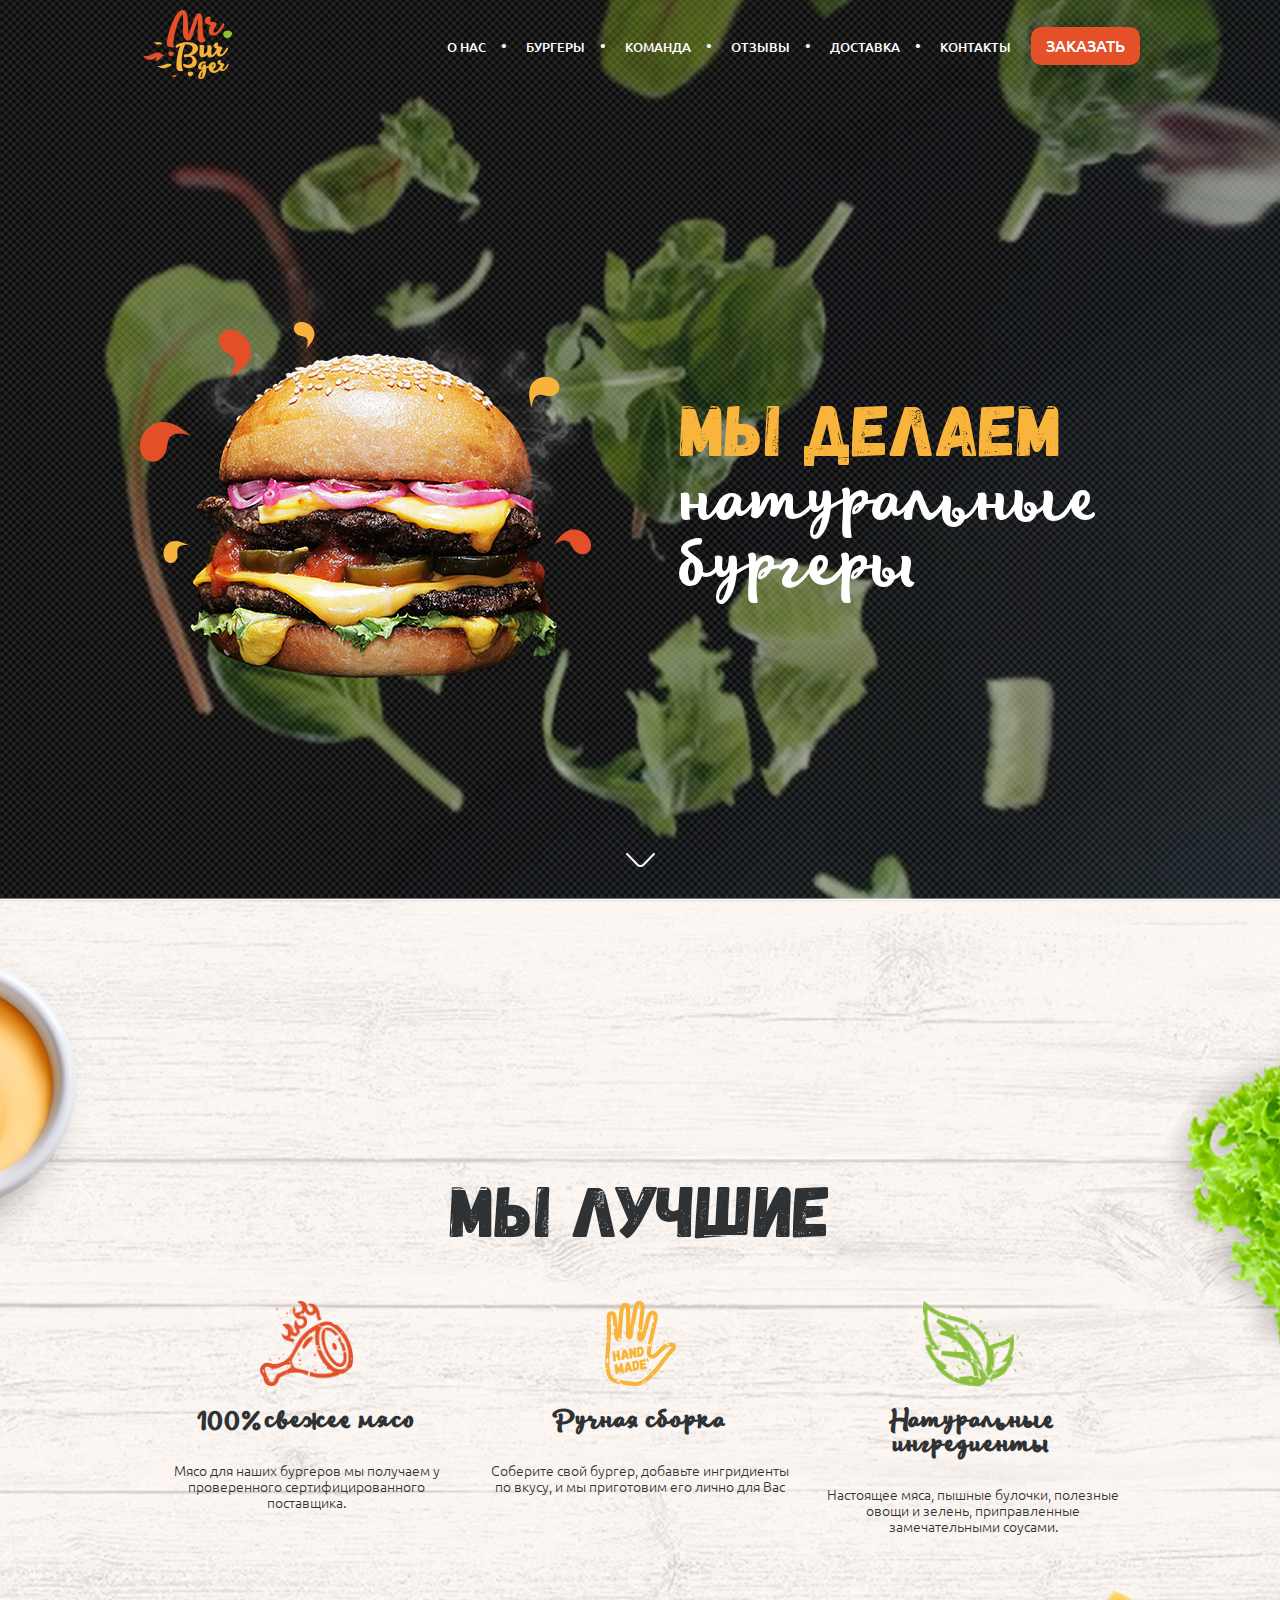
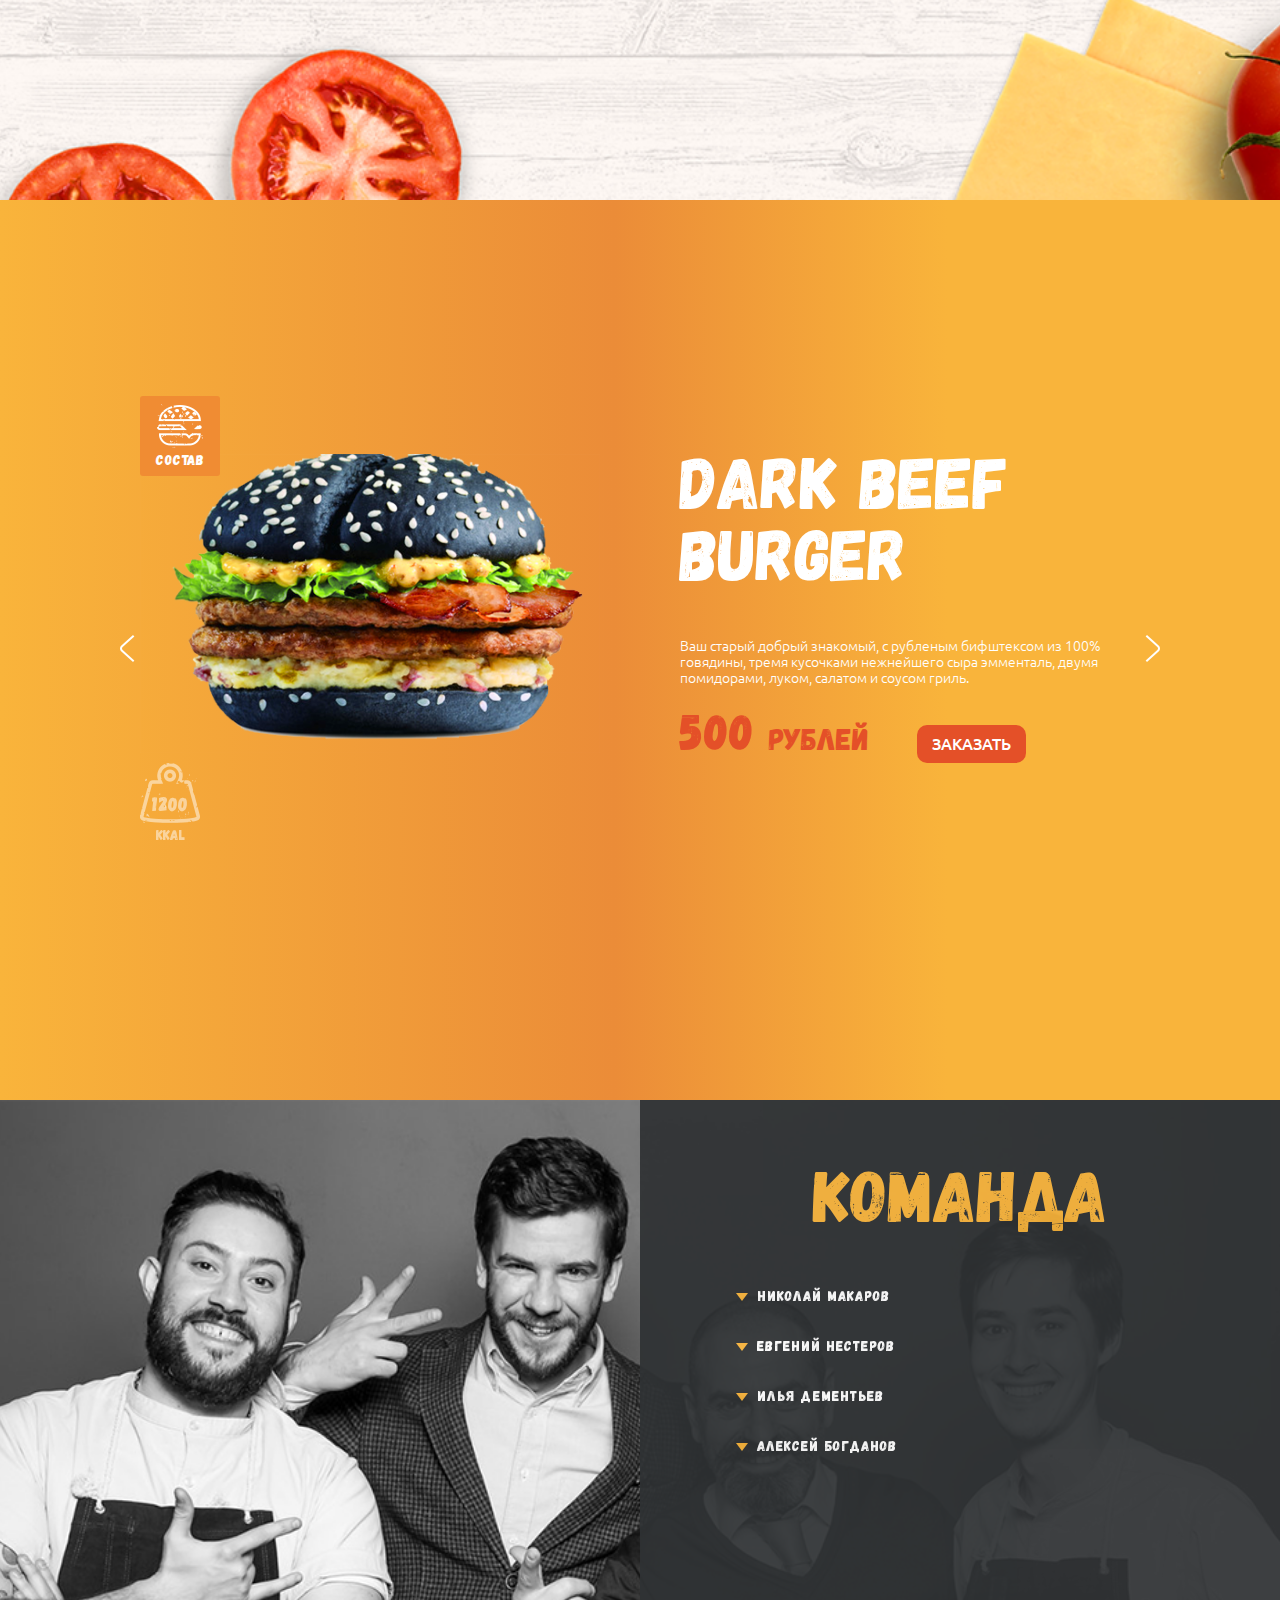
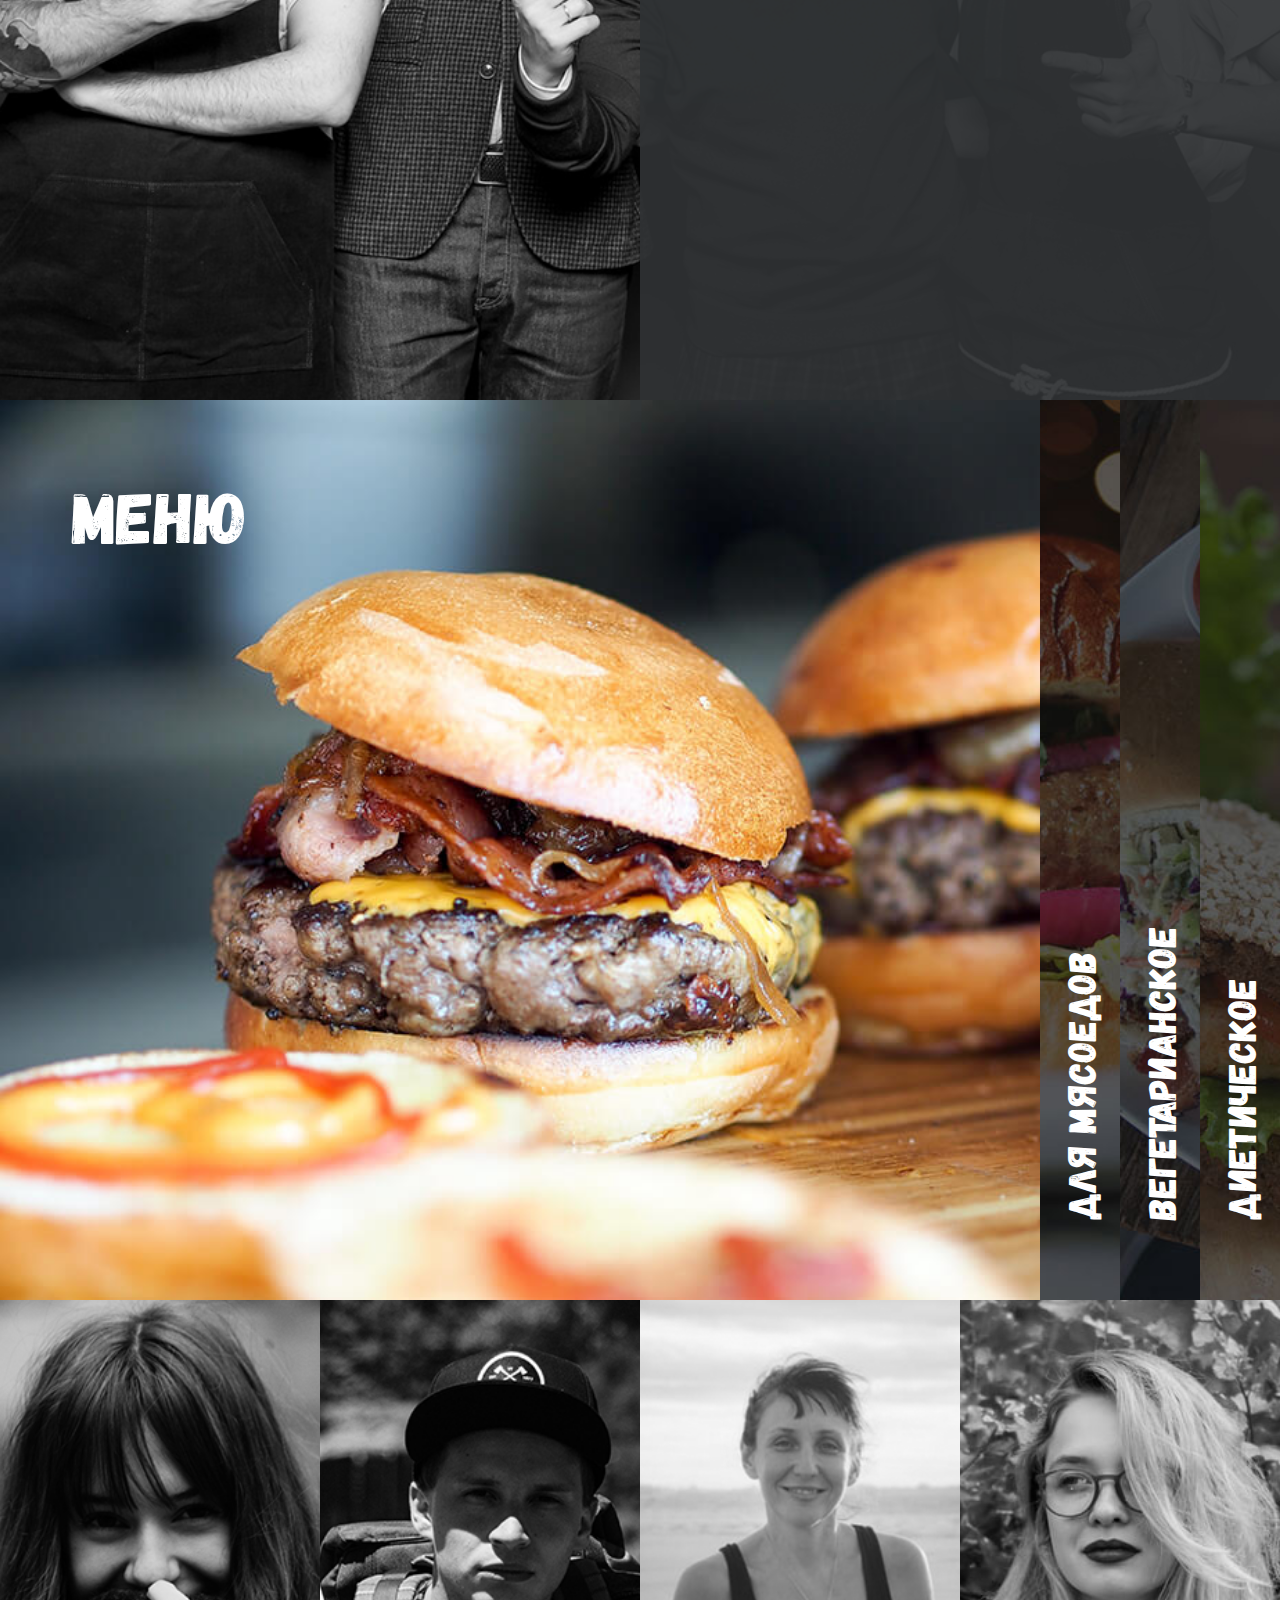
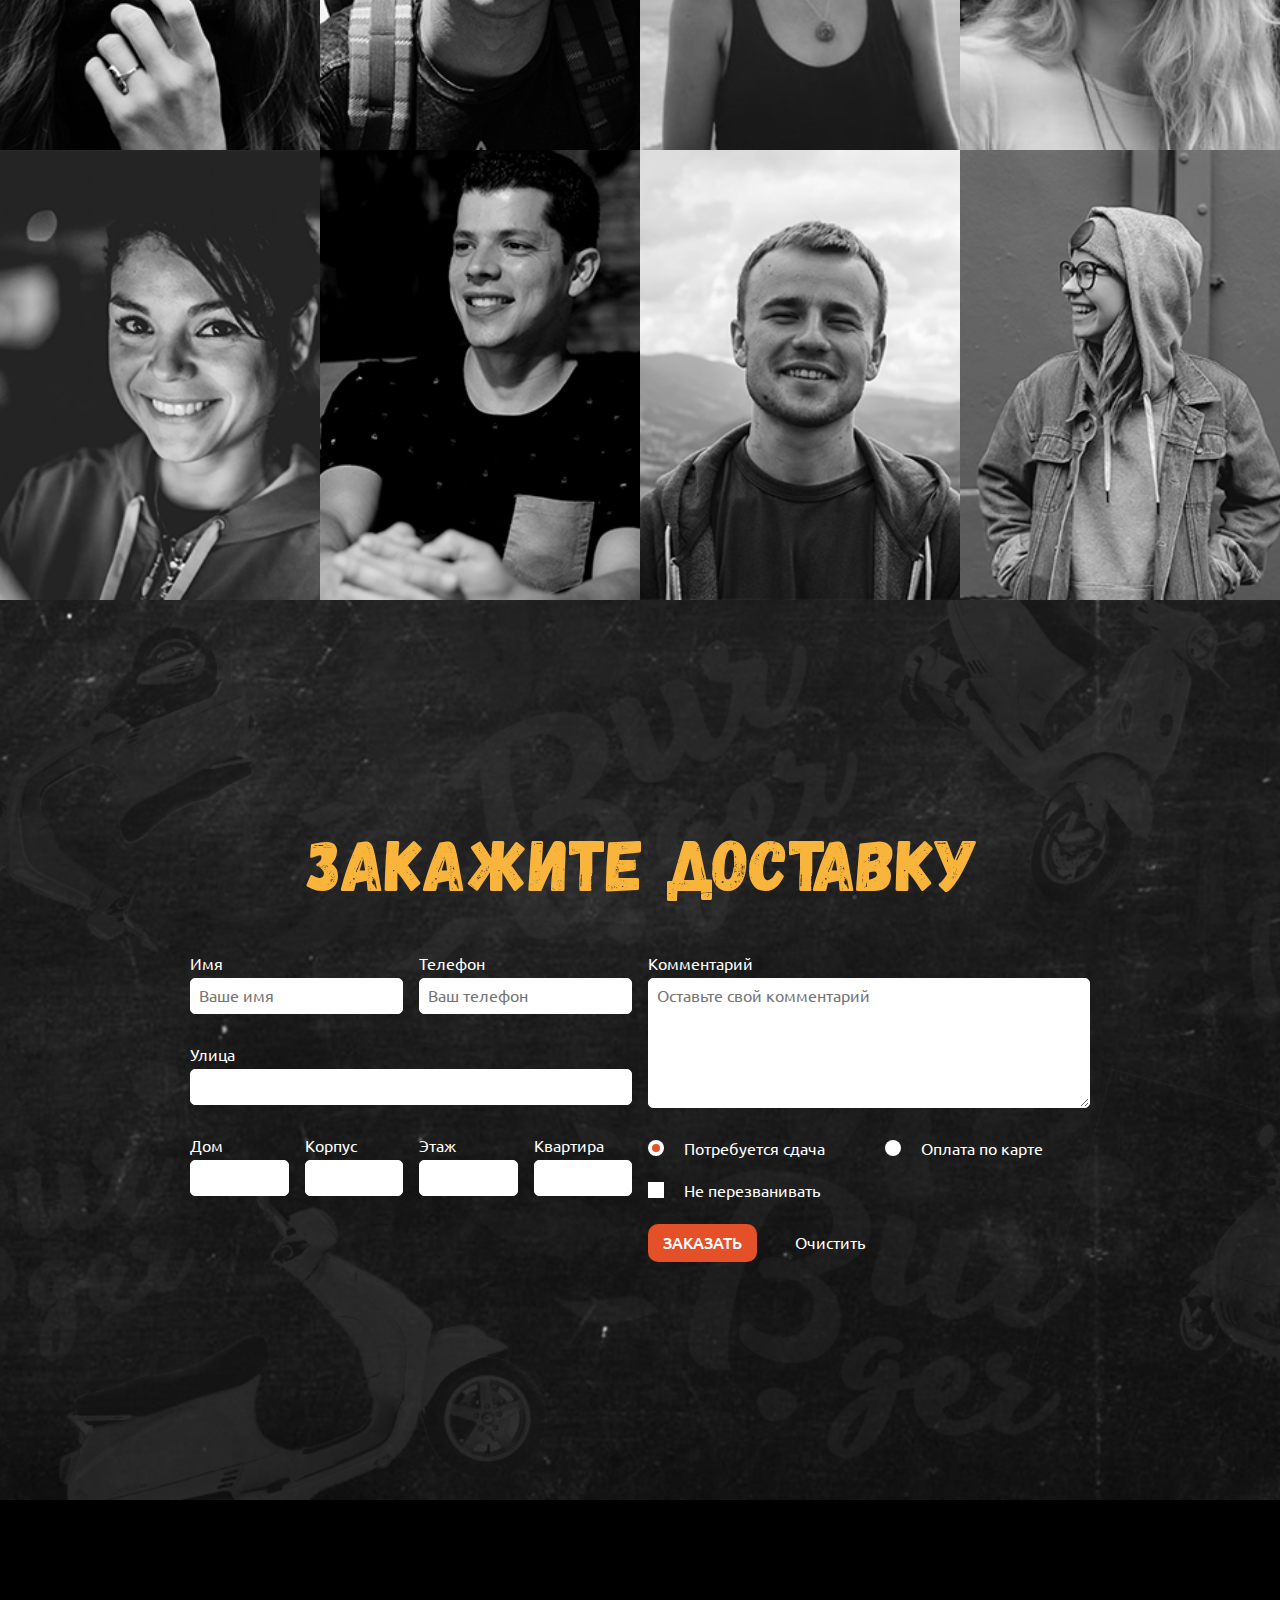
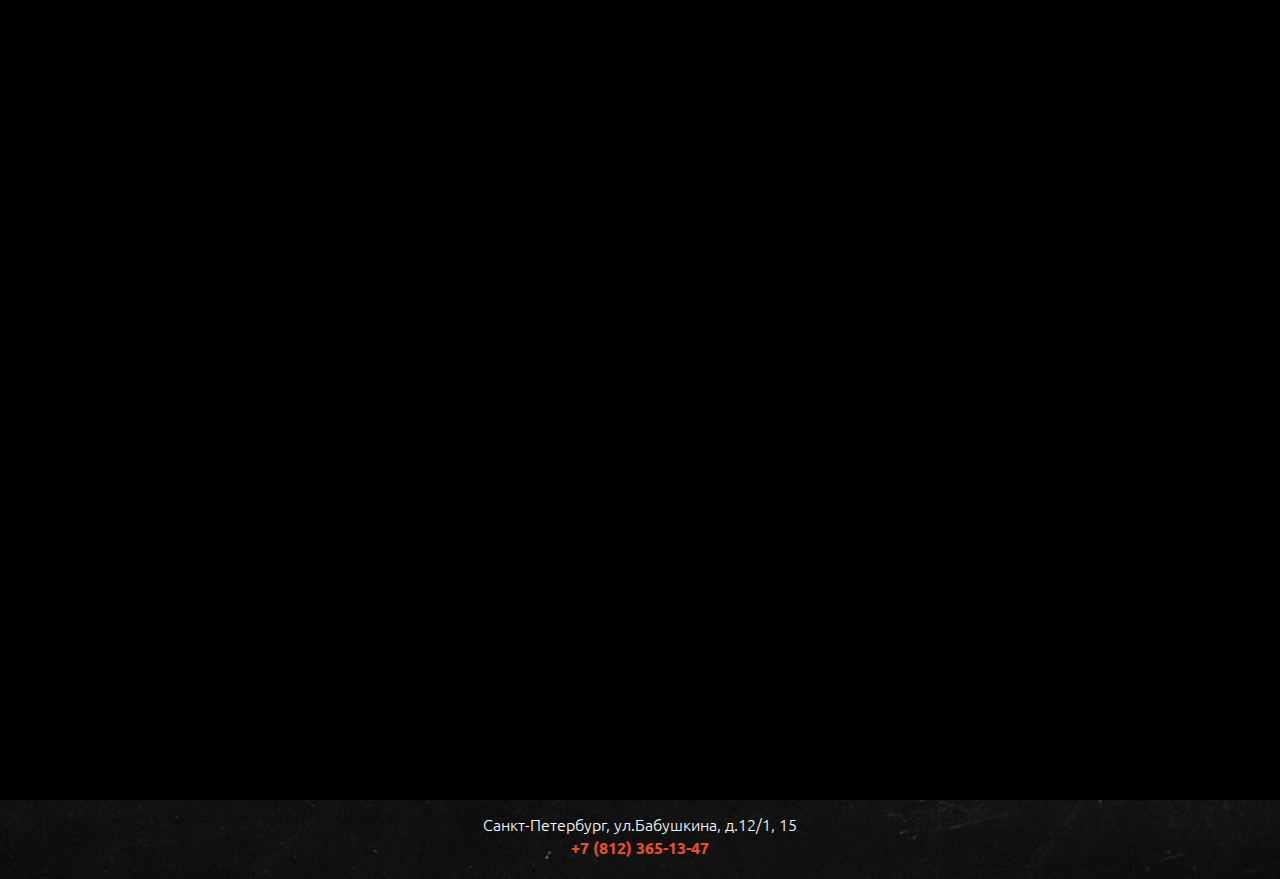
<file: cases/case1/site/index.html>
<!DOCTYPE html>
<html lang="ru">

<head>
  <meta charset="UTF-8">
  <title>Burger</title>
  <meta name="viewport" content="width=device-width, initial-scale=1">
  <link rel="stylesheet" href="css/normalize.css"> <!-- Подключаем normalize -->
  <link rel="stylesheet" href="css/main.css"> <!-- Подключаем CSS -->
  
  
</head>

<body>
  <div class="wrapper">
    <section class="section first" id="first">
      <div class="container first__wrap">
        <div class="header">
          <div class="logo">
            <img src="img/logo.png" alt="burger">
          </div>
          <div class="header__nav">
            <nav class="header__menu">
              <ul class="menu">
                <li class="menu__item"> <a href="#best" class="menu__link"> О нас</a></li>
                <li class="menu__item"> <a href="#slider" class="menu__link"> Бургеры</a></li>
                <li class="menu__item"> <a href="#team" class="menu__link"> Команда</a></li>                
                <li class="menu__item"> <a href="#reviews" class="menu__link"> Отзывы</a></li>
                <li class="menu__item"> <a href="#delivery" class="menu__link"> Доставка</a></li>
                <li class="menu__item"> <a href="#map" class="menu__link"> Контакты</a></li>
              </ul>
            </nav>
            <div class="header__btn">
              <a href="#delivery" class="btn">Заказать
              </a>
            </div>
            <div class="hamburger">
              <div class="hamburger__link"></div>
            </div>
          </div>
        </div>
        <div class="offer">
          <div class="offer__image">
            <img class="offer__img" src="img/burger1.png" alt="burger">
          </div>
          <div class="offer__text">
            <h2 class="h2 h2__first">Мы делаем</h2>
            <p>натуральные бургеры</p>
          </div>
        </div>
        <div class="arrow">
          <a href="#best"> <img src="img/arrow-scroll.png" alt="arrow"></a>
        </div>
      </div>
      <div class="ham-menu">
        <ul class="ham-menu__list">
          <li class="ham-menu__item">
            <a href="#first" class="menu__link menu__link_ham"> О нас </a>
          </li>
          <li class="ham-menu__item">
            <a href="#best" class="menu__link menu__link_ham"> Бургеры </a>
          </li>
          <li class="ham-menu__item">
            <a href="#team" class="menu__link menu__link_ham"> Команда </a>
          </li>          
          <li class="ham-menu__item">
            <a href="#reviews" class="menu__link menu__link_ham"> Отзывы </a>
          </li>
          <li class="ham-menu__item">
            <a href="#delivery" class="menu__link menu__link_ham"> Доставка </a>
          </li>
        </ul>

      </div>
    </section>
    <section class="section best" id="best">
      <div class="container container_flex">
        <h2 class="h2 h2_gray">Мы лучшие</h2>
        <div class="best__content">
          <div class="best__item">
            <div>
              <img class="best__img" src="img/2/meat.png" alt="meat">
            </div>
            <div class="best__desc">
              <h3 class="h3 h3_best">
                100% свежее мясо
              </h3>
              <div class="best__text">
                <p>Мясо для наших бургеров мы получаем у проверенного сертифицированного поставщика. </p>
              </div>
            </div>
          </div>

          <div class="best__item">
            <div>
              <img class="best__img" src="img/2/hand.png" alt="meat">
            </div>
            <div class="best__desc">
              <h3 class="h3 h3_best">
                Ручная сборка
              </h3>
              <div class="best__text">
                <p>Соберите свой бургер, добавьте ингридиенты по вкусу, и мы приготовим его лично для Вас</p>
              </div>
            </div>
          </div>

          <div class="best__item">
            <div>
              <img class="best__img" src="img/2/natural.png" alt="meat">
            </div>
            <div class="best__desc">
              <h3 class="h3 h3_best">
                Натуральные ингредиенты
              </h3>
              <div class="best__text">
                <p>Настоящее мяса, пышные булочки, полезные овощи и зелень, приправленные замечательными соусами.</p>
              </div>
            </div>
          </div>
        </div>
      </div>
    </section>
    <section class="section slider" id="slider">
      <div class="container container_flex container_slider">
        <a href="#" class="slider__next">
          <img class="slider__scroll" src="img/slider/right.png" alt="arrow">
        </a>
        <a href="" class="slider__prev">
          <img class="slider__scroll" src="img/slider/left.png" alt="arrow">
        </a>
        <div class="slider__wrapper">
          <ul class="slider__list">
            <li class=" slider__item">
              <div class="slider__reciept">
                <div>
                  <img src="img/slider/burger.png" alt="burger">
                </div>
                <p>состав</p>
              </div>
              <div class="slider__weight">
                <img src="img/slider/kkal.png" alt="burger">
                <p class="slider__weight-text">1200</p>
                <p class="slider__weight-kkal">kkal</p>
              </div>
              <div class="slider__image">
                <img class="slider__img" src="img/slider/1.png" alt="burger">
              </div>
              <div class="slider__text">
                <h2 class="h2 h2_white slider__tittle">Dark BEEF Burger</h2>
                <div class="slider__desc">
                  <p>Ваш старый добрый знакомый, с рубленым бифштексом из 100% говядины, тремя кусочками нежнейшего
                    сыра эмменталь, двумя помидорами, луком, салатом и соусом гриль.
                  </p>
                </div>
                <div class="slider__price">
                  <p class="slider__summ">500</p>
                  <p class="slider__ru">рублей</p>
                  <a href="#delivery" class="btn btn_slider">заказать</a>
                </div>
              </div>
            </li>
            <li class=" slider__item">
              <div class="slider__reciept">
                <div>
                  <img src="img/slider/burger.png" alt="burger">
                </div>
                <p>состав</p>
              </div>
              <div class="slider__weight">
                <img src="img/slider/kkal.png" alt="burger">
                <p class="slider__weight-text">1200</p>
                <p class="slider__weight-kkal">kkal</p>
              </div>
              <div class="slider__image">
                <img class="slider__img" src="img/slider/2.png" alt="burger">
              </div>
              <div class="slider__text">
                <h2 class="h2 h2_white slider__tittle">Chicken Burger</h2>
                <div class="slider__desc">
                  <p>Булка, курица, сыр, салат латук, свежие помидоры, маринованные огурцы, коктейльный соус.
                  </p>
                </div>
                <div class="slider__price">
                  <p class="slider__summ">450</p>
                  <p class="slider__ru">рублей</p>
                  <a href="#delivery" class="btn btn_slider">заказать</a>
                </div>
              </div>
            </li>
            <li class=" slider__item">
              <div class="slider__reciept">
                <div>
                  <img src="img/slider/burger.png" alt="burger">
                </div>
                <p>состав</p>
              </div>
              <div class="slider__weight">
                <img src="img/slider/kkal.png" alt="burger">
                <p class="slider__weight-text">1200</p>
                <p class="slider__weight-kkal">kkal</p>
              </div>
              <div class="slider__image">
                <img class="slider__img" src="img/slider/3.png" alt="burger">
              </div>
              <div class="slider__text">
                <h2 class="h2 h2_white slider__tittle">Fresh Burger</h2>
                <div class="slider__desc">
                  <p>Булка, куриная котлета, сыр чеддер, салат латук, свежие помидоры, маринованные огурцы, коктейльный соус, сырный соус.
                  </p>
                </div>
                <div class="slider__price">
                  <p class="slider__summ">500</p>
                  <p class="slider__ru">рублей</p>
                  <a href="#delivery" class="btn btn_slider">заказать</a>
                </div>
              </div>
            </li>
            <li class=" slider__item">
              <div class="slider__reciept">
                <div>
                  <img src="img/slider/burger.png" alt="burger">
                </div>
                <p>состав</p>
              </div>
              <div class="slider__weight">
                <img src="img/slider/kkal.png" alt="burger">
                <p class="slider__weight-text">1200</p>
                <p class="slider__weight-kkal">kkal</p>
              </div>
              <div class="slider__image">
                <img class="slider__img" src="img/slider/4.png" alt="burger">
              </div>
              <div class="slider__text">
                <h2 class="h2 h2_white slider__tittle">Dark BEEF Burger</h2>
                <div class="slider__desc">
                  <p>Ваш старый добрый знакомый, с рубленым бифштексом из 100% говядины, тремя кусочками нежнейшего
                    сыра
                    эмменталь, двумя помидорами, луком, салатом и соусом гриль теперь с добавлением экзотического соуса
                    чураско.
                  </p>
                </div>
                <div class="slider__price">
                  <p class="slider__summ">500</p>
                  <p class="slider__ru">рублей</p>
                  <a href="#delivery" class="btn btn_slider">заказать</a>
                </div>
              </div>
            </li>
          </ul>
        </div>

      </div>
    </section>
    <section class="section team" id="team">
      <div class="team__right">
        <div class="team__container">
          <h2 class="h2 h2__team"> Команда</h2>
          <div class="accordeon">
            <ul class="accordeon__list">
              <li class="accordeon__item">
                <div class="accordeon__name">
                  <svg class="triangle" width="12" height="8" xmlns="http://www.w3.org/2000/xhtml">
                    <polygon points="0,0 12,0 6,8" />
                  </svg>
                  <h4 class="h4 accordeon__h4">Николай Макаров</h4>
                </div>
                <div class="accordeon__person ">
                  <div class="accordeon__pic">
                    <img class="accordeon__photo" src="img/team/avatar1.png" alt="">
                  </div>
                  <div class="accordeon__desc">
                    <h5 class="h5">Оператор</h5>
                    <div class="accordeon__text">
                      <p> С радостью поможет подобрать идеальный бургер и оформить заказ. </p>
                    </div>
                  </div>
                </div>
              </li>
              <li class="accordeon__item">
                <div class="accordeon__name">
                  <svg class="triangle" width="12" height="8" xmlns="http://www.w3.org/2000/xhtml">
                    <polygon points="0,0 12,0 6,8" />
                  </svg>
                  <h4 class="h4 accordeon__h4">Евгений Нестеров</h4>
                </div>
                <div class="accordeon__person">
                  <div class="accordeon__pic">
                    <img class="accordeon__photo" src="img/team/avatar2.png" alt="">
                  </div>
                  <div class="accordeon__desc">
                    <h5 class="h5">Повар</h5>
                    <div class="accordeon__text">
                      <p> С радостью приготовит отличный бургер. </p>
                    </div>
                  </div>
                </div>
              </li>
              <li class="accordeon__item">
                <div class="accordeon__name">
                  <svg class="triangle" width="12" height="8" xmlns="http://www.w3.org/2000/xhtml">
                    <polygon points="0,0 12,0 6,8" />
                  </svg>
                  <h4 class="h4 accordeon__h4">Илья Дементьев</h4>
                </div>
                <div class="accordeon__person ">
                  <div class="accordeon__pic">
                    <img class="accordeon__photo" src="img/team/avatar3.png" alt="">
                  </div>
                  <div class="accordeon__desc">
                    <h5 class="h5">Оператор</h5>
                    <div class="accordeon__text">
                      <p> С радостью поможет подобрать идеальный бургер и оформить заказ. </p>
                    </div>
                  </div>
                </div>
              </li>
              <li class="accordeon__item">
                <div class="accordeon__name">
                  <svg class="triangle" width="12" height="8" xmlns="http://www.w3.org/2000/xhtml">
                    <polygon points="0,0 12,0 6,8" />
                  </svg>
                  <h4 class="h4 accordeon__h4">Алексей Богданов</h4>
                </div>
                <div class="accordeon__person ">
                  <div class="accordeon__pic">
                    <img class="accordeon__photo" src="img/team/avatar4.png" alt="">
                  </div>
                  <div class="accordeon__desc">
                    <h5 class="h5">Курьер</h5>
                    <div class="accordeon__text">
                      <p> Доставит Вам вкусные, горячие бургеры. </p>
                    </div>
                  </div>
                </div>
              </li>
            </ul>
          </div>
        </div>
      </div>
    </section>
    <section class="section s-menu">
      <h2 class="h2 h2__s-menu">Меню </h2>

      <ul class="vert-accord">
        <li class="vert-accord__item">
          <div class="vert-accord__link" style="background:url('img/menu/bg1.jpg') no-repeat center top/cover;">
            <div class="vert-accord__tittle">Для мясоедов
            </div>
          </div>
          <div class="vert-accord__text">
            <p>Приготовьтесь ко встрече с самым незабываемым бургером - громадным, сочным, аппетитным, из натурального мяса. Такого Вы еще точно не пробовали.</p>
            <br>
            <p>              Так же не составит никакого труда доставить гамбургер в любой район города. Достаточно просто воспользоваться меню доставки.
              <br> Заказывайте!
            </p>
          </div>
        </li>
        <li class="vert-accord__item">
          <div class="vert-accord__link" style="background:url('img/menu/bg2.jpg')  no-repeat center top/cover;">
            <div class="vert-accord__tittle">Вегетарианское
            </div>
          </div>
          <div class="vert-accord__text">
            <p>Всем тем, кто является приверженцем вегетарианства, мы можем предложить вегетарианский гамбургер. Свежие овощи, великолепный молодой итальянский рассольный сыр, оливки в сочетании с грибным миксом и томатным соусом придают ему незабываемый вкус!
             </p>
             <br>
              <p>
              Так же не составит никакого труда доставить гамбургер в любой район города. Достаточно просто воспользоваться меню доставки. Заказывайте!
            </p>            
            
          </div>
        </li>
        <li class="vert-accord__item">
          <div class="vert-accord__link" style="background:url('img/menu/bg3.jpg') no-repeat center top/cover;">
            <div class="vert-accord__tittle">Диетическое
            </div>
          </div>
          <div class="vert-accord__text">
            <p>Всем тем, кто является приверженцем диетического питания, мы можем предложить диетический гамбургер. Булочка из зернового хлеба, мясо индейки или курица и свежие овощи, которые придают ему незабываемый вкус!
            </p>
            <br>
             <p>
             Так же не составит никакого труда доставить гамбургер в любой район города. Достаточно просто воспользоваться меню доставки. Заказывайте!
           </p>
          </div>
        </li>
      </ul>
    </section>
    <section class="section reviews" id="reviews">
      <ul class="reviews__list">
        <li class="review" style="background-image: url('img/reviews/1.png')">
          <div class="review__hover-block">
            <div class="review__hover-content">
              <h4 class="h4 h4_review">Мария Кузнецова</h4>
              <div class="review__text">
                <p> Вкусные и сочные бургеры. Нам очень понравилось, после этих бургеров, по крайней мере, нет тяжести, как после всем известным сетей фастфуда.</p>
              </div>
              <a href="#" class="btn btn_gray btn_overlay">Подробнее</a>
            </div>
          </div>
        </li>
        <li class="review" style="background-image: url('img/reviews/2.png')">
          <div class="review__hover-block">
            <div class="review__hover-content">
              <h4 class="h4 h4_review">Константин Сергеев</h4>
              <div class="review__text">
                <p> Бургер неплохой, сочный, мягкая булка, котлета приличной толщины. Учитывая вполне демократические цены, бургерная выглядит весьма достойно.
              </div>
              <a href="#" class="btn btn_gray btn_overlay">Подробнее</a>
            </div>
          </div>
        </li>
        <li class="review" style="background-image: url('img/reviews/3.png')">
          <div class="review__hover-block">
            <div class="review__hover-content">
              <h4 class="h4 h4_review">Елена Борисова</h4>
              <div class="review__text">
                <p> Бургеры на разный вкус. Есть даже с баклажаном, что особенно приятно. 
                </p>
              </div>
              <a href="#" class="btn btn_gray btn_overlay">Подробнее</a>
            </div>
          </div>
        </li>
        <li class="review" style="background-image: url('img/reviews/4.png')">
          <div class="review__hover-block">
            <div class="review__hover-content">
              <h4 class="h4 h4_review">Наталья Савина</h4>
              <div class="review__text">
                <p>  Бургер у меня был волшебный, такого вкусного не ела еще. Котлета сочная, оригинальный соус, черная булочка. </p>
              </div>
              <a href="#" class="btn btn_gray btn_overlay">Подробнее</a>
            </div>
          </div>
        </li>
        <li class="review" style="background-image: url('img/reviews/5.png')">
          <div class="review__hover-block">
            <div class="review__hover-content">
              <h4 class="h4 h4_review">Александра Громова</h4>
              <div class="review__text">
                <p> Бургер очень и очень хорош. Сочная котлета правильной прожарки, вкусная булочка, остальные ингредиенты к месту и вкус мяса дополняют, а не перебивают.

                </p>
              </div>
              <a href="#" class="btn btn_gray btn_overlay">Подробнее</a>
            </div>
          </div>
        </li>
        <li class="review" style="background-image: url('img/reviews/6.png')">
          <div class="review__hover-block">
            <div class="review__hover-content">
              <h4 class="h4 h4_review">Андрей Ермаков</h4>
              <div class="review__text">
                <p> Бургер у меня был волшебный, такого вкусного не ела еще. Котлета сочная, оригинальный соус, черная булочка.</p>
              </div>
              <a href="#" class="btn btn_gray btn_overlay">Подробнее</a>
            </div>
          </div>
        </li>
        <li class="review" style="background-image: url('img/reviews/7.png')">
          <div class="review__hover-block">
            <div class="review__hover-content">
              <h4 class="h4 h4_review">Иван Титов </h4>
              <div class="review__text">
                <p> Мысли все о них и о них, о них и о них. Никогда не думал, что булочки могут быть такими мягкими,
                  котлетка такой сочной, а сыр таким расплавленным.</p>
              </div>
              <a href="#" class="btn btn_gray btn_overlay">Подробнее</a>
            </div>
          </div>
        </li>
        <li class="review" style="background-image: url('img/reviews/8.png')">
          <div class="review__hover-block">
            <div class="review__hover-content">
              <h4 class="h4 h4_review">Анна Третьякова</h4>
              <div class="review__text">
                <p> Бургер очень и очень хорош. Сочная котлета правильной прожарки, вкусная булочка, остальные ингредиенты к месту и вкус мяса дополняют, а не перебивают.</p>
              </div>
              <a href="#" class="btn btn_gray btn_overlay">Подробнее</a>
            </div>
          </div>
        </li>
      </ul>
    </section>
    <section class="section delivery" id="delivery">
      <div class="container container_flex">
        <h2 class="h2 delivery__h2">Закажите доставку</h2>
        <form class="form" action="" autocomplete="on">
          <div class="form__left">
            <div class="form__row">
              <label class="form__input">
                <div class="form__input-tittle">Имя</div>
                <input class="form__field form__field_name" type="text" name="" id="" placeholder="Ваше имя">
              </label>
              <label class="form__input">
                <div class="form__input-tittle ">Телефон</div>
                <input class="form__field form__field_name" type="text" name="" id="" placeholder="Ваш телефон">
              </label>
            </div>
            <div class="form__row">
              <label class="form__input">
                <div class="form__input-tittle ">Улица</div>
                <input class="form__field form__field_street" type="text" name="" id="">
              </label>
            </div>
            <div class="form__row ">
              <label class="form__input">
                <div class="form__input-tittle">Дом</div>
                <input class="form__field" type="text" name="" id="">
              </label>
              <label class="form__input">
                <div class="form__input-tittle ">Корпус</div>
                <input class="form__field" type="text" name="" id="">
              </label>
              <label class="form__input">
                <div class="form__input-tittle ">Этаж</div>
                <input class="form__field" type="text" name="" id="">
              </label>
              <label class="form__input">
                <div class="form__input-tittle">Квартира</div>
                <input class="form__field" type="text" name="" id="">
              </label>
            </div>
          </div>
          <div class="form__right">
            <div class="form__row">
              <div class="form__input-tittle">Комментарий</div>
              <textarea class="form__field form__field_comment" name="" id="" placeholder="Оставьте свой комментарий"></textarea>
            </div>
            <div class="form__row form__row_start">
              <label class="form__input form__input_flex">
                <input class="input-true" type="radio" name="radio" id="" checked>
                <div class="form__radio-visible"></div>
                <div class="form__input-tittle ">Потребуется сдача</div>
              </label>
              <label class="form__input form__input_flex">
                <input class="input-true" type="radio" name="radio" id="">
                <div class="form__radio-visible"></div>
                <div class="form__input-tittle ">Оплата по карте</div>
              </label>
            </div>
            <div class="form_row form__row_start">
              <label class="form__input form__input_flex">
                <input class="input-check" type="checkbox" name="checkbox" id="">
                <div class="form__check-visible"></div>
                <div class="form__input-tittle ">Не перезванивать</div>
              </label>
            </div>
            <div class="form__row form__row_start">
              <input class="btn order" id="btn_send" type="submit" name="submit_btn" value="Заказать">
              <input class="form__clear" id="btn_send" type="reset" name="reset_btn" value="Очистить">

            </div>
          </div>
      </div>
      </form>
    </section>
    <section class="section section_map">
      <div class="map" id="map">
      </div>
     
    </section>
    <footer class="footer">
      <div class="container footer__contacts">
        <p class="footer__address">Санкт-Петербург, ул.Бабушкина, д.12/1, 15</p>
        <p class="footer__phone">+7 (812) 365-13-47</p>
      </div>
    </footer>
   
  </div>
  <script type="template" class='OverlayTemplate'>
      <div class="overlay"> 
          <div class="overlay__container"> 
          <div class="overlay__tittle h4 h4_review"></div>
          <p class="overlay__content review__text"></p>
          <div class="close">x</div>
        </div>
      </div>
  </script>  
  <script src="js/main.js"></script>
  <script src="https://api-maps.yandex.ru/2.1/?lang=ru_RU" type="text/javascript"></script>
  <script src="js/map.js"></script>
  
</body>
</file>
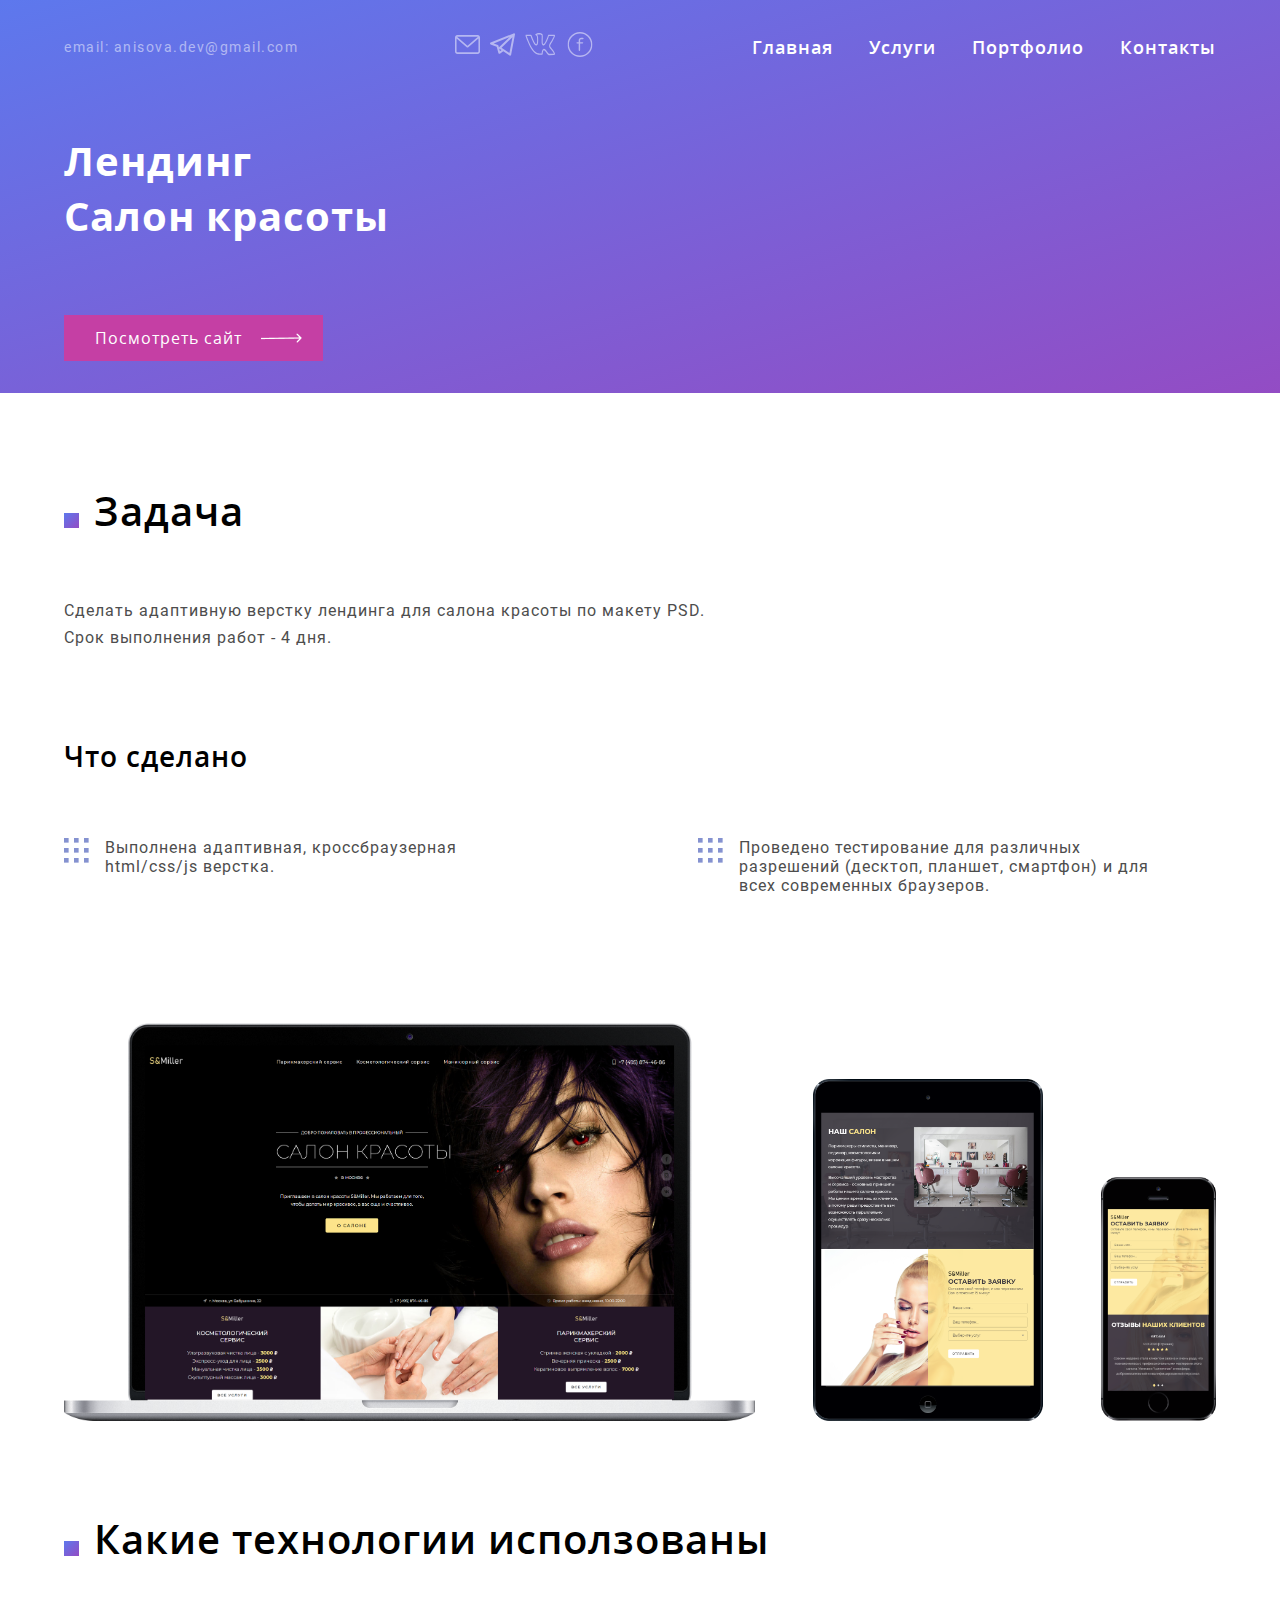
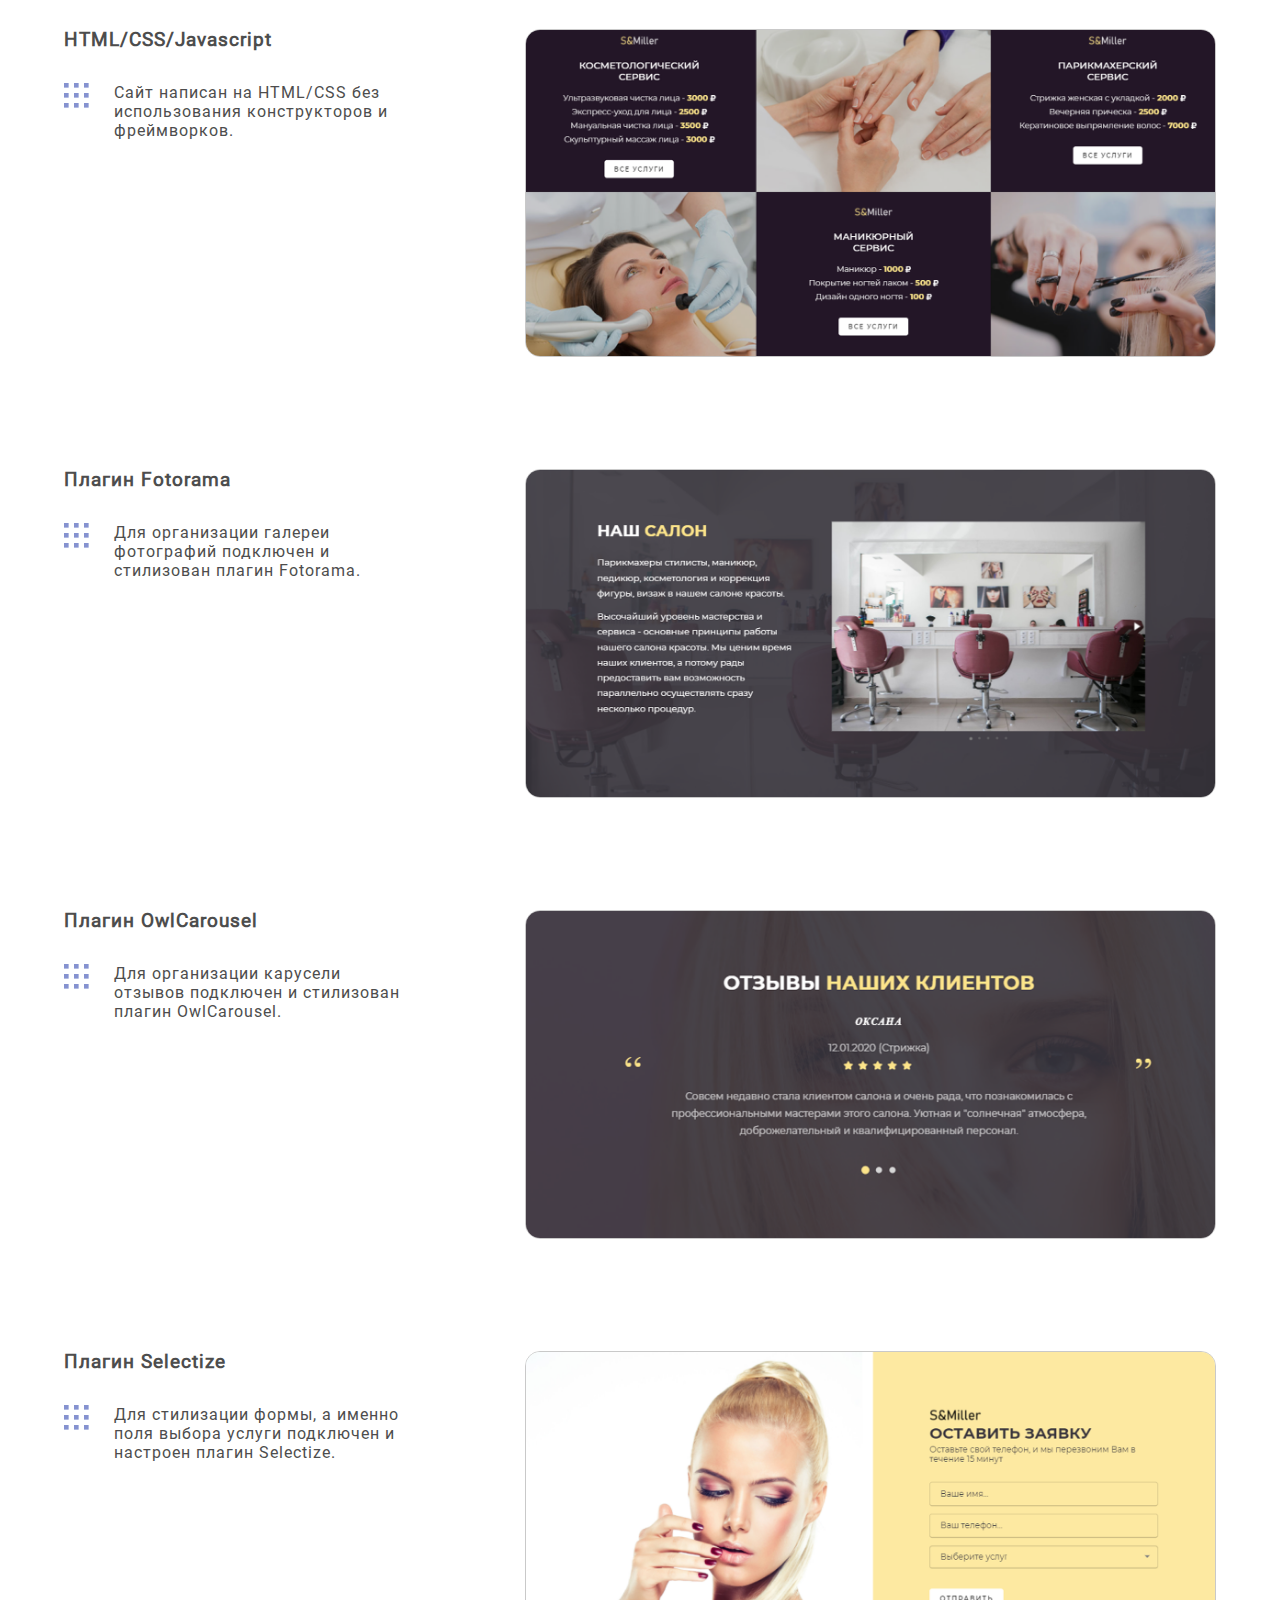
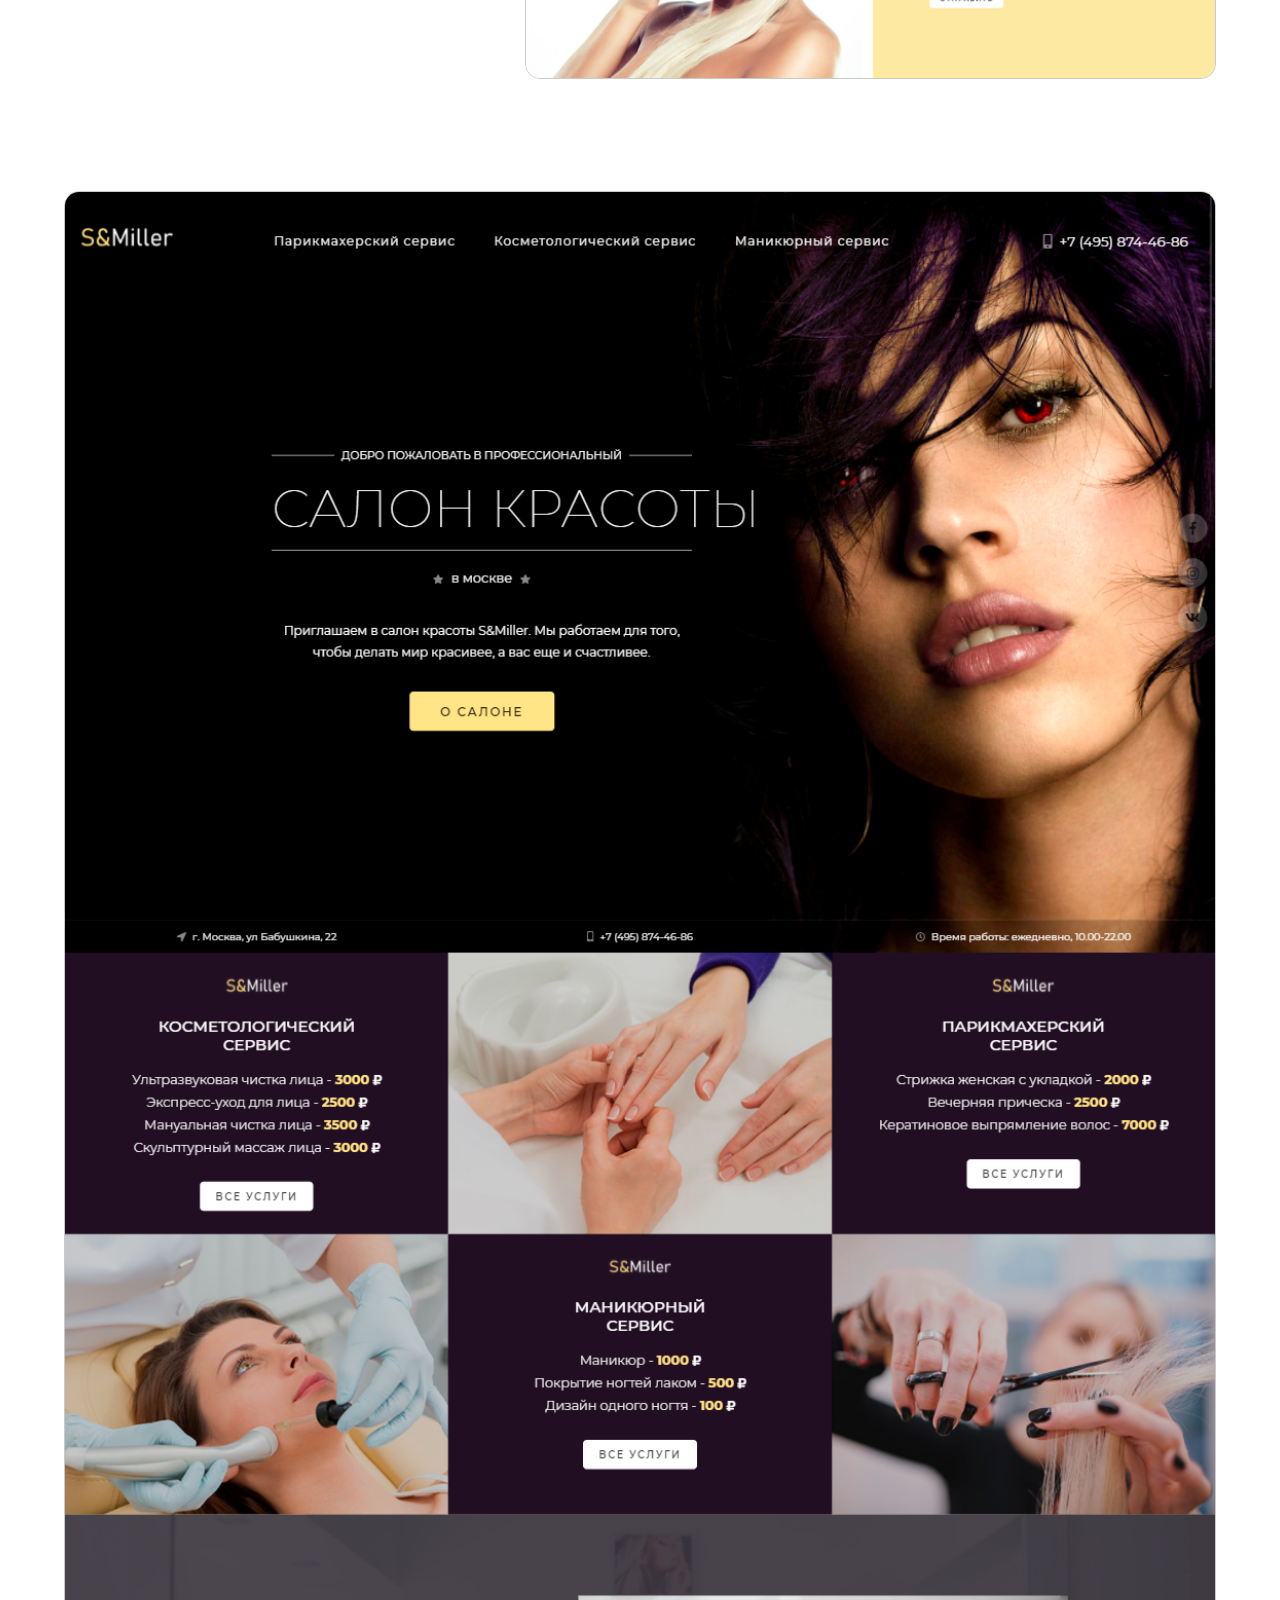
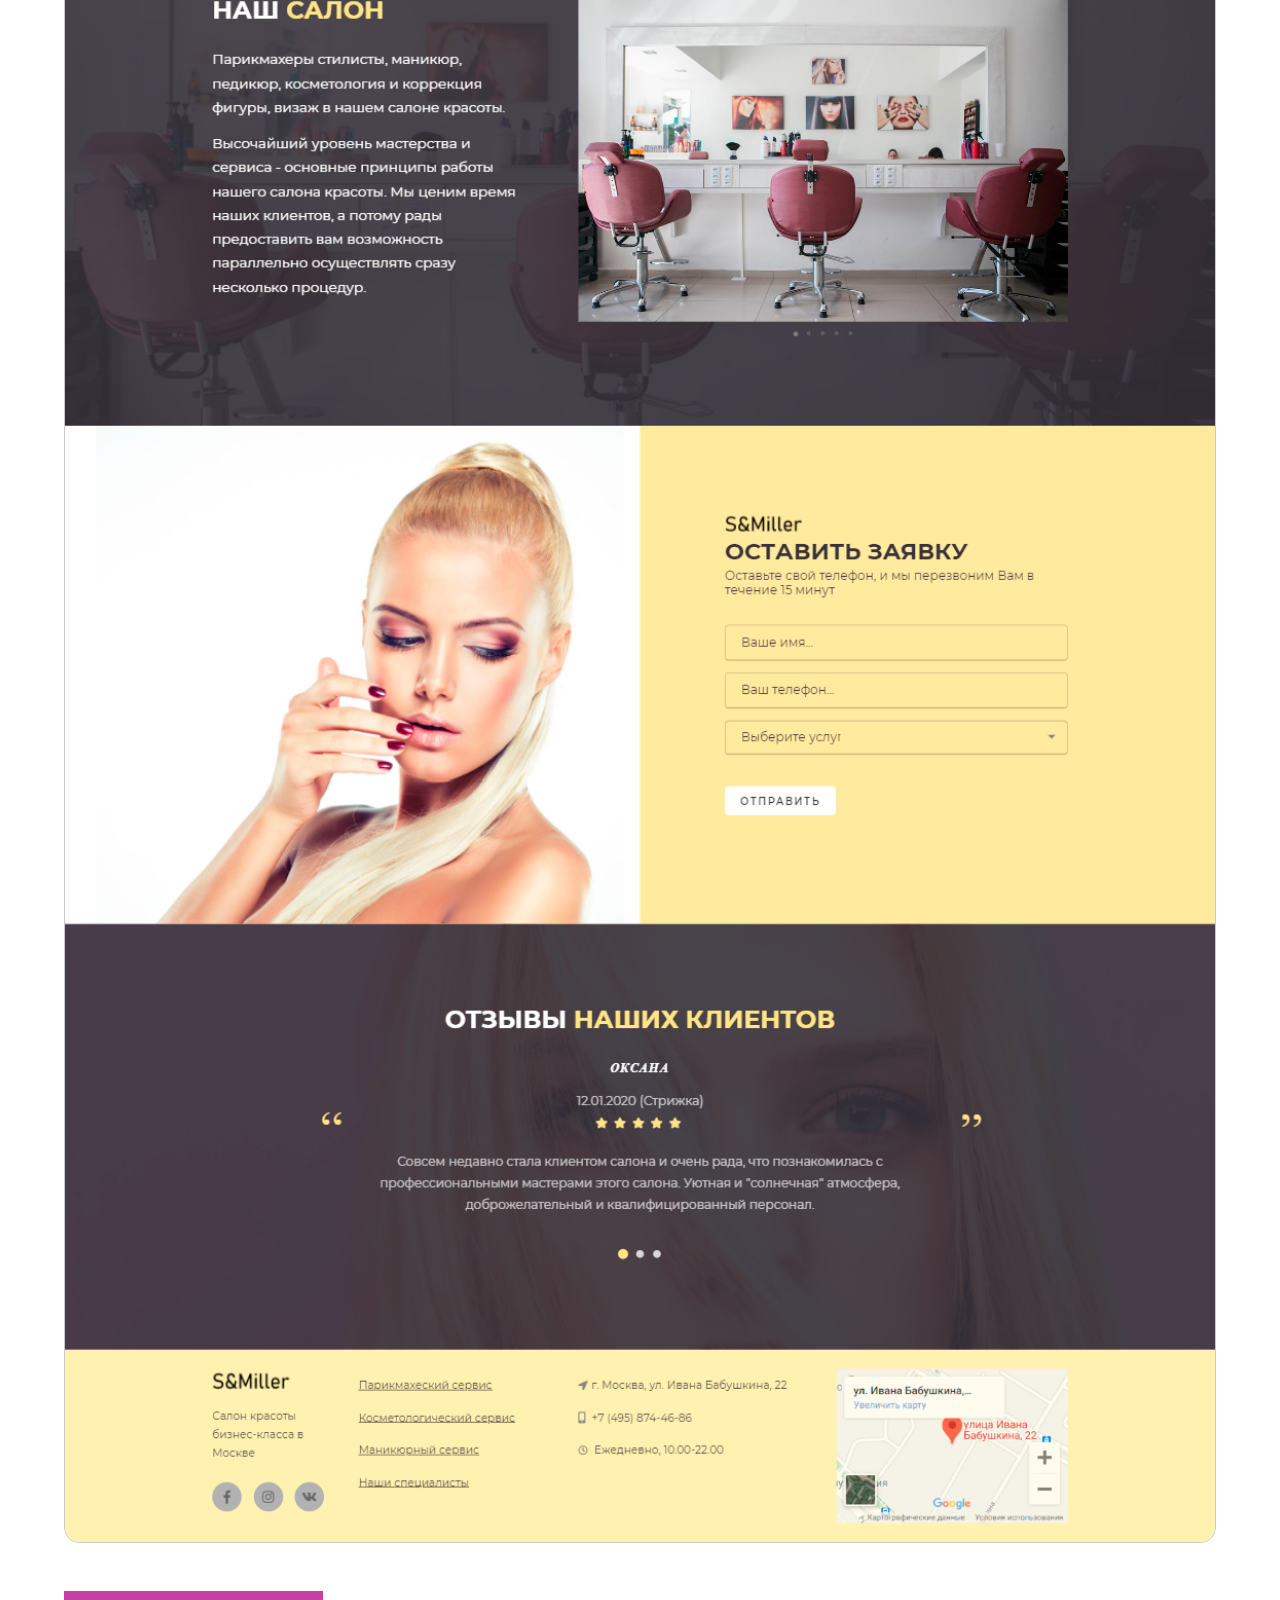
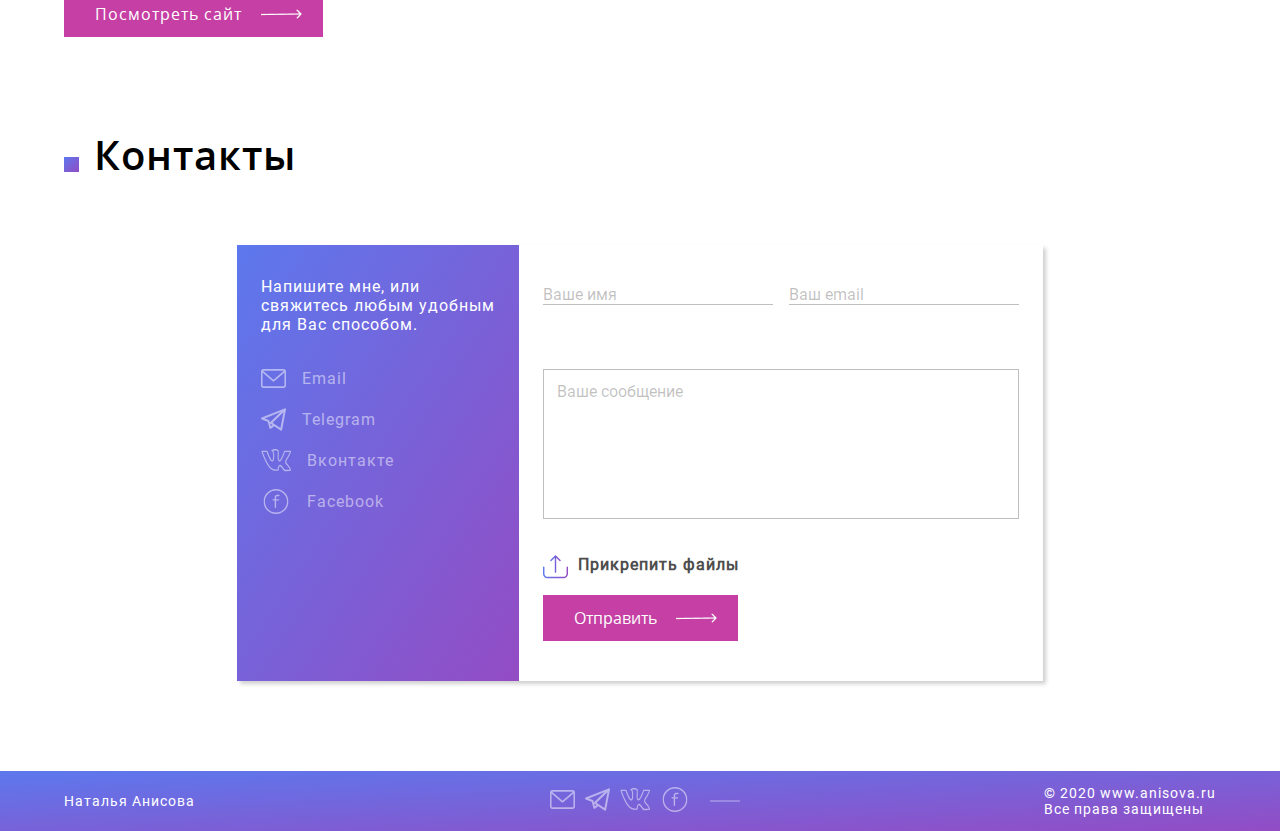
<file: cases/case2/case2.html>
<!DOCTYPE html>
<html lang="ru">
<head>
  <meta charset="UTF-8">
  <title>Верстка сайтов. Наталья Анисова</title>
  <meta name="viewport" content="width=device-width, initial-scale=1">  
  <link rel="stylesheet" href="../../css/normalize.css"> <!-- Подключаем normalize --> 
  <link rel="stylesheet" href="../../css/main.css"> <!-- Подключаем CSS -->
  <link rel="shortcut icon" href="../../favicon.png" type="image/x-icon">
   
</head>
<body> 
<div class="ham-menu">
    <ul class="ham-menu__list">
      <li class="ham-menu__item">
        <a href="../../index.html" class="menu__link"> Главная</a>
      </li>
      <li class="ham-menu__item">
        <a href="../../index.html#services" class="menu__link"> Услуги</a>
      </li>
      <li class="ham-menu__item">
        <a href="../../index.html#portfolio" class="menu__link"> Портфолио</a>
      </li>
      <li class="ham-menu__item">
        <a href="../../index.html#contacts" class="menu__link"> Контакты</a>
      </li>
    </ul>
  </div>     
  <header class="page-header " id="first">
    <div class="page-header__group wrapper">              
        <div class="header__mailto header__mailto-page"> 
          <a href="mailto:anisova.dev@gmail.com" class="header__mail">email: anisova.dev@gmail.com
    </a>
    </div>  
      <ul class="socials socials__noline socials_page">  
    <li class="socials__item">
      <a  href="mailto:anisova.dev@gmail.com" class="socials__link" >
        <svg class="socials__pic" width="25"  viewBox="0 0 479.058 479.058">
          <use xlink:href="../../img/sprite.svg#mail">
          </use>
        </svg>
      </a>
    </li>   
   <li class="socials__item">
      <a  href='https://t.me/natali_anisova' class="socials__link" >
        <svg class="socials__pic" width="25" height="25" viewBox="0 0 189.473 189.473">
          <use xlink:href="../../img/sprite.svg#telegram">
          </use>
        </svg>
      </a>
    </li>
    <li class="socials__item">
      <a href="https://vk.com/natali_anisova" class="socials__link">
        <svg class="socials__pic" width="30" height="25" viewBox="0 0 24 19">
          <use xlink:href="../../img/sprite.svg#vk">
          </use>
        </svg>
      </a>
    </li>
    <li class="socials__item">
      <a href="https://www.facebook.com/anisova.n" class="socials__link">
        <svg class="socials__pic" width="30" height="25" viewBox="0 0 314.652 314.652">
          <use xlink:href="../../img/sprite.svg#f">
          </use>
        </svg>
      </a>
    </li>
  </ul> 
    <nav class="header__menu header__menu_page">
      <a href="../../index.html" class="header__link"> Главная</a>
      <a href="../../index.html#services" class="header__link"> Услуги</a>
      <a href="../../index.html#portfolio" class="header__link"> Портфолио</a>
      <a href="../../index.html#contacts" class="header__link"> Контакты</a>
    </nav>
    <div class="hamburger">
      <div class="hamburger__link">
      </div>
      </div>

  </div>
<div class="wrapper">
  <h2 class="h1 wrapper"> Лендинг<br>
    Салон красоты</h2>

<a href="./site/index.html" class="btn">
  <p class='btn__text'>
    Посмотреть сайт
  </p>
  </a>
</div>
  </header>
 <section class="page-case wrapper">
<div class="page-case__task">
  <h3 class="h2 ">Задача</h3>
  <p class="page-case__text">
    Сделать адаптивную верстку лендинга для салона красоты по макету PSD.
  </p>
  <p class="page-case__text">
    Срок выполнения работ - 4 дня.
  </p>
  <h2 class="h3"> Что сделано</h2>
  <div class="page-case__group">
    <div class="page-case__done-group">
      <svg width="25" height="25">
        <use xlink:href="../../img/sprite.svg#square">
        </use>
      </svg> 
      <p class="page-case__done"> Выполнена адаптивная, кроссбраузерная  html/css/js верстка.</p>
    </div>
    <div class="page-case__done-group">
      <svg width="25" height="25">
        <use xlink:href="../../img/sprite.svg#square">
        </use>
      </svg> 
      <p class="page-case__done"> Проведено тестирование для различных разрешений (десктоп, планшет, смартфон) и для всех современных браузеров.</p>
    </div>
  </div> 
</div>

<div class="images">
  <img class = ' images__item_desktop' src="./img/001.png" alt="">
  <img class = 'images__item_tablet' src="./img/002.png" alt="">
  <img class = 'images__item_mobile' src="./img/003.png" alt="">
</div>
</section> 

<section class="tech wrapper">
<h2 class="h2">Какие технологии исползованы</h2>

<div class="page-case__group">
  <div class="tech__group">
    <h3>HTML/CSS/Javascript</h3>
    <div class="tech__desc">
    <svg width="25" height="25">
      <use xlink:href="../../img/sprite.svg#square">
      </use>
    </svg> 
    <p class="tech__done"> Сайт написан на HTML/CSS без использования конструкторов и фреймворков.
      </p>  
  
  </div>
</div> 
  <div class="page-case__image">
  <img src="./img/004.png" alt="" class="page-case__pic">
</div>
</div>

<div class="page-case__group">
  <div class="tech__group">
    <h3>Плагин Fotorama</h3>
    <div class="tech__desc">
    <svg width="25" height="25">
      <use xlink:href="../../img/sprite.svg#square">
      </use>
    </svg> 
    <p class="tech__done"> Для организации галереи фотографий подключен и стилизован плагин Fotorama.</p>
  </div>
</div> 
  <div class="page-case__image">
  <img src="./img/005.png" alt="" class="page-case__pic">
</div>
</div>


<div class="page-case__group">
  <div class="tech__group">
    <h3>Плагин OwlCarousel</h3>
    <div class="tech__desc">
    <svg width="25" height="25">
      <use xlink:href="../../img/sprite.svg#square">
      </use>
    </svg> 
    <p class="tech__done"> Для организации карусели отзывов подключен и стилизован плагин OwlCarousel.</p>
  </div>
</div> 
  <div class="page-case__image">
  <img src="./img/006.png" alt="" class="page-case__pic">
</div>
</div>


<div class="page-case__group">
  <div class="tech__group">
    <h3>Плагин Selectize</h3>
    <div class="tech__desc">
    <svg width="25" height="25">
      <use xlink:href="../../img/sprite.svg#square">
      </use>
    </svg> 
    <p class="tech__done"> Для стилизации формы, а именно поля выбора услуги подключен и настроен плагин Selectize.</p>
  </div>
</div> 
  <div class="page-case__image">
  <img src="./img/007.png" alt="" class="page-case__pic">
</div>
</div>

<div>
  <img src="./img/008.png" alt="" class="page-case__pic image-100">
</div>

  <a href="./site/index.html" class="btn btn_page"> Посмотреть сайт</a>
    

</section> 

<section class="contacts wrapper" id="contacts">
  <h2 class="h2">
    Контакты
  </h2>
  <form action="post" class="form" enctype="multipart/form-data">
    <div class="form__left">
      <p class="form__text">Напишите мне, или свяжитесь любым удобным для Вас способом.
      </p>
      <ul class="socials socials_form">  
        <li class="socials__item">
          <a  href="mailto:anisova.dev@gmail.com" class="socials__link form__link" >
            <svg class="socials__pic" width="25"  viewBox="0 0 479.058 479.058">
              <use xlink:href="../../img/sprite.svg#mail">
              </use>
            </svg>
            <p class="socials__text">Email</p>
          </a>
        </li>   
       <li class="socials__item">
          <a  href='https://t.me/natali_anisova' class="socials__link form__link" >
            <svg class="socials__pic" width="25" height="25" viewBox="0 0 189.473 189.473">
              <use xlink:href="../../img/sprite.svg#telegram">
              </use>
              
            </svg>
            <p class="socials__text">Telegram</p>
          </a>
        </li>
        <li class="socials__item">
          <a href="https://vk.com/natali_anisova" class="socials__link form__link">
            <svg class="socials__pic" width="30" height="25" viewBox="0 0 24 19">
              <use xlink:href="../../img/sprite.svg#vk">
              </use>
            </svg>
            <p class="socials__text">Вконтакте</p>
          </a>
        </li>
        <li class="socials__item">
          <a href="https://www.facebook.com/anisova.n" class="socials__link form__link">
            <svg class="socials__pic" width="30" height="25" viewBox="0 0 314.652 314.652">
              <use xlink:href="../../img/sprite.svg#f">
              </use>
            </svg>
            <p class="socials__text">Facebook</p>
          </a>
        </li>
      </ul>
  
    </div>
    <div class="form__right">
    <div class="form__row">
      
      <input  class="form__field" type="text" name="name" id="name" placeholder="Ваше имя">    
      <input class="form__field" type="email" name="email" id="email" placeholder="Ваш email">
    </div>
      <textarea class="form__message" name="message" placeholder="Ваше сообщение"></textarea>
      <label for="file" class="form__filelabel">
      
        <svg width="25" height="24" viewBox="0 0 25 24">
          <path d="M24.2837 11.4963C23.8858 11.4963 23.5675 11.8123 23.5675 12.2073V18.6749C23.5675 20.434 22.1244 21.8613 20.3576 21.8613H4.6424C2.87033 21.8613 1.43251 20.4287 1.43251 18.6749V12.102C1.43251 11.707 1.11418 11.3909 0.716256 11.3909C0.318336 11.3909 0 11.707 0 12.102V18.6749C0 21.2187 2.0851 23.2833 4.6424 23.2833H20.3576C22.9202 23.2833 25 21.2135 25 18.6749V12.2073C25 11.8176 24.6817 11.4963 24.2837 11.4963Z" fill="url(#paint0_linear)"/>
          <path d="M8.45187 6.01884L11.7838 2.71131V17.137C11.7838 17.532 12.1021 17.848 12.5 17.848C12.898 17.848 13.2163 17.532 13.2163 17.137V2.71131L16.5482 6.01884C16.6862 6.15578 16.8719 6.22951 17.0523 6.22951C17.2379 6.22951 17.4183 6.16104 17.5563 6.01884C17.8375 5.7397 17.8375 5.29203 17.5563 5.01289L13.0041 0.493996C12.8714 0.362327 12.6857 0.283325 12.5 0.283325C12.309 0.283325 12.1287 0.35706 11.996 0.493996L7.44381 5.01289C7.16261 5.29203 7.16261 5.7397 7.44381 6.01884C7.7197 6.29271 8.17598 6.29271 8.45187 6.01884Z" fill="url(#paint1_linear)"/>
          <defs>
          <linearGradient id="paint0_linear" x1="25" y1="17.3371" x2="-6.98492e-07" y2="17.3371" gradientUnits="userSpaceOnUse">
          <stop stop-color="#934CC4"/>
          <stop offset="1" stop-color="#5D78ED"/>
          </linearGradient>
          <linearGradient id="paint1_linear" x1="17.7672" y1="9.06567" x2="7.23291" y2="9.06567" gradientUnits="userSpaceOnUse">
          <stop stop-color="#934CC4"/>
          <stop offset="1" stop-color="#5D78ED"/>
          </linearGradient>
          </defs>
          
          </svg>
        <span class="attach"> Прикрепить файлы</span>
      </label>
      <input  class="form__file" type="file" name="file[]" id="file" multiple>
      <div class="added-files">      
      </div>
      <button type="submit" class="btn btn_form">Отправить
      </button>
    </div>
  </form>
  </section>


<footer class="footer">
  <div class="footer__group wrapper">
  <p class="footer__name">
Наталья Анисова
  </p>
  <ul class="socials socials__footer">  
    <li class="socials__item">
      <a  href="mailto:anisova.dev@gmail.com" class="socials__link" >
        <svg class="socials__pic" width="25"  viewBox="0 0 479.058 479.058">
          <use xlink:href="../../img/sprite.svg#mail">
          </use>
        </svg>
      </a>
    </li>   
   <li class="socials__item">
      <a  href='https://t.me/natali_anisova' class="socials__link" >
        <svg class="socials__pic" width="25" height="25" viewBox="0 0 189.473 189.473">
          <use xlink:href="../../img/sprite.svg#telegram">
          </use>
        </svg>
      </a>
    </li>
    <li class="socials__item">
      <a href="https://vk.com/natali_anisova" class="socials__link">
        <svg class="socials__pic" width="30" height="25" viewBox="0 0 24 19">
          <use xlink:href="../../img/sprite.svg#vk">
          </use>
        </svg>
      </a>
    </li>
    <li class="socials__item">
      <a href="https://www.facebook.com/anisova.n" class="socials__link">
        <svg class="socials__pic" width="30" height="25" viewBox="0 0 314.652 314.652">
          <use xlink:href="../../img/sprite.svg#f">
          </use>
        </svg>
      </a>
    </li>
  </ul>
  <p class="footer__copy"> &copy; 2020 www.anisova.ru<br> Все права защищены</p>

  </div>
</footer>

<a href="#first" class="btn-up scrollto hidden">
  <svg class="up" width="20"  viewBox="0 0 240.811 240.811">
    <use xlink:href="../../img/sprite.svg#arrow">
    </use>
  </svg>
</a>

<div class='modal'>
  <div class="modal__container">
    <a href="#">
      <img src="../../img/cross.svg" width="20" height="20"  class="close-success" alt="">
    </a>
    <p>Спасибо!<br> Ваше сообщение отправлено. <br>Я свяжусь с Вами в ближайшее время.</p>
  </div>
</div>

  <script src="../../js/main.js">
  </script>  
  <script src="../../js/hamburger.js">
  </script>
  <script src="../../js/form.js">
  </script> 
</body>
</file>
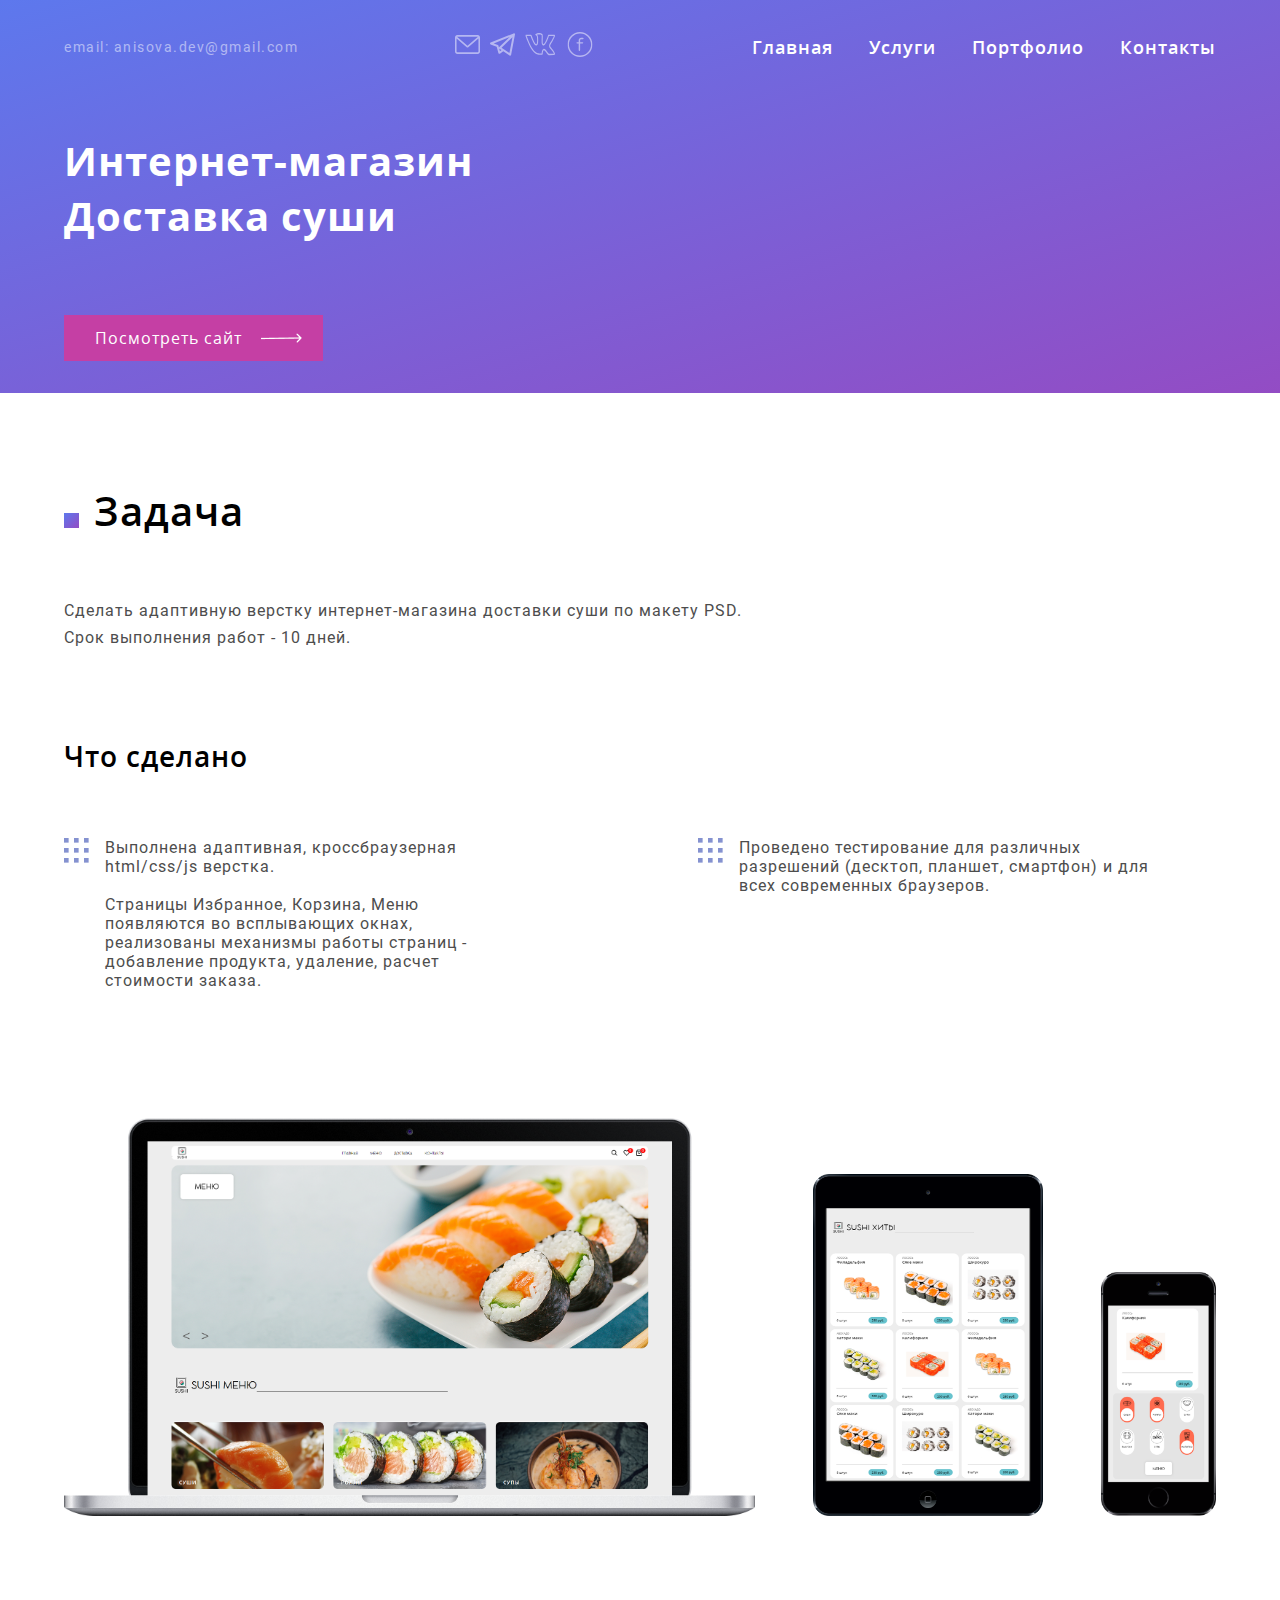
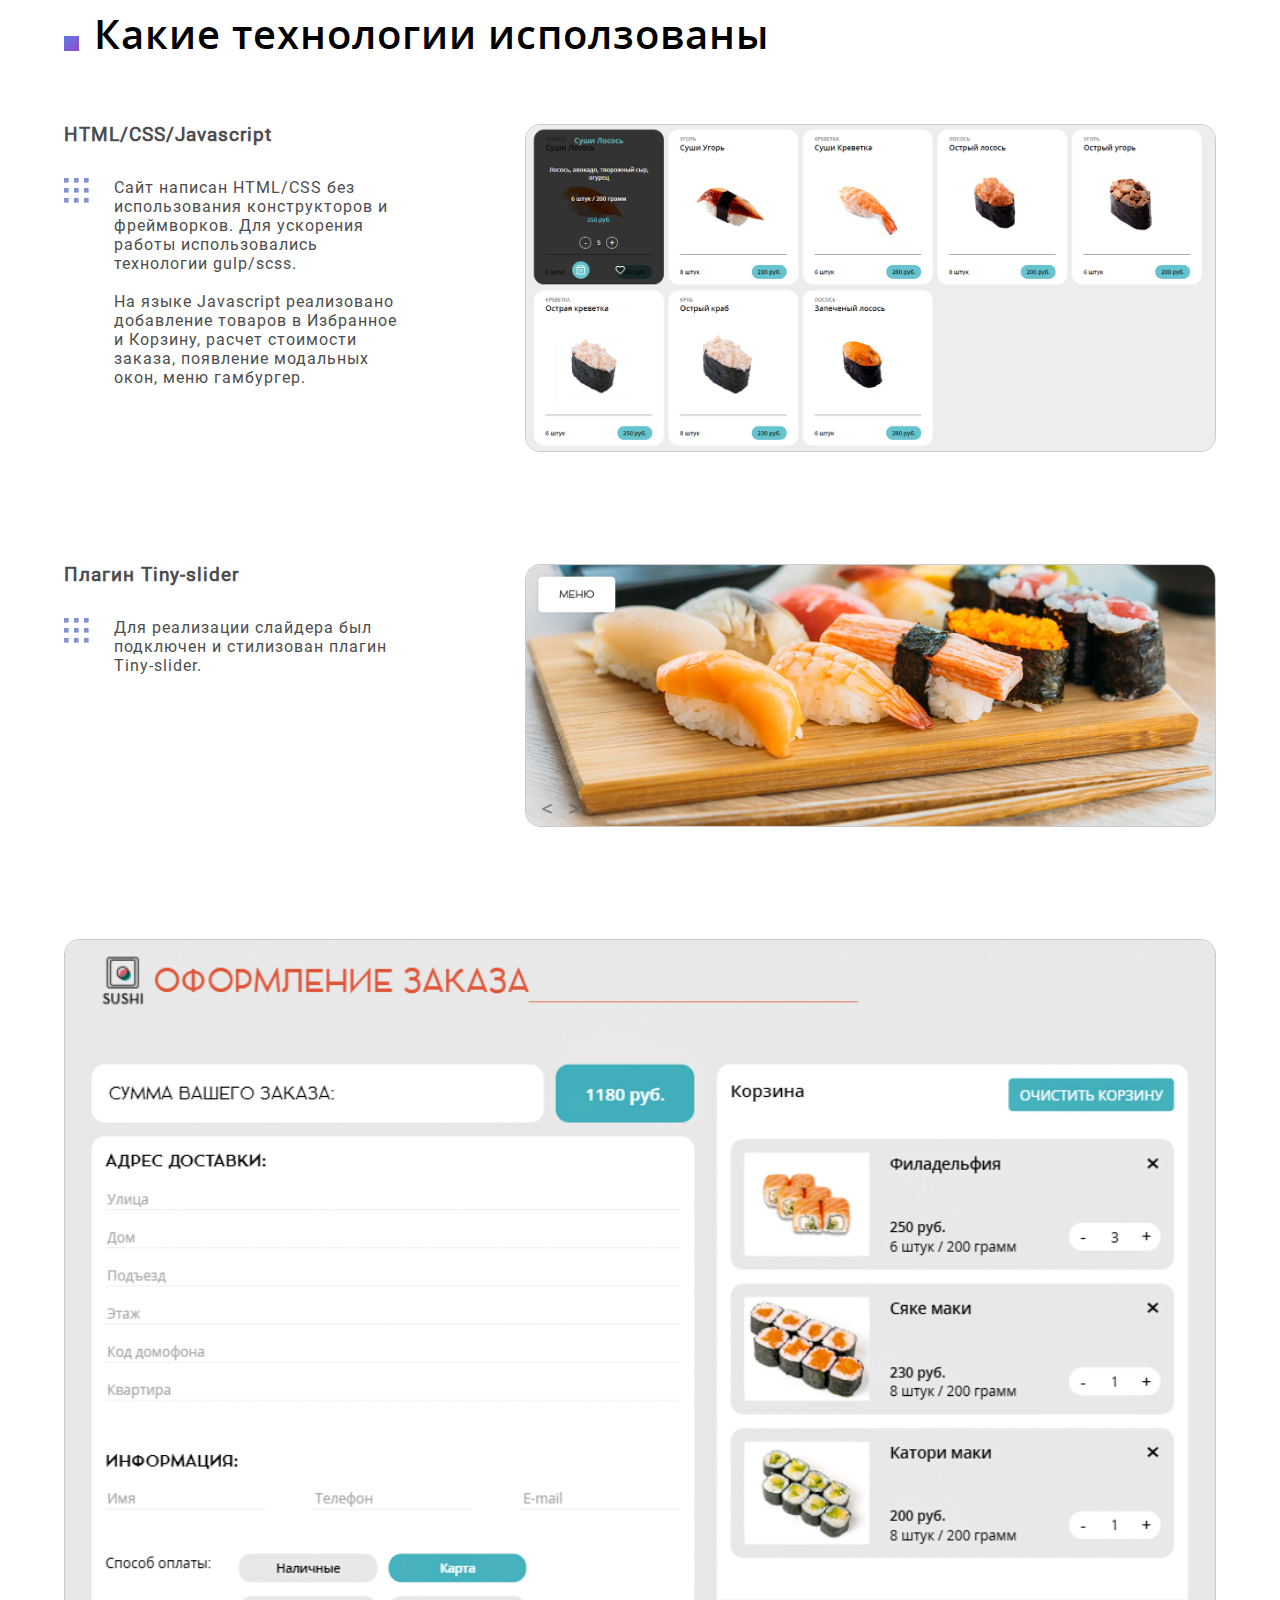
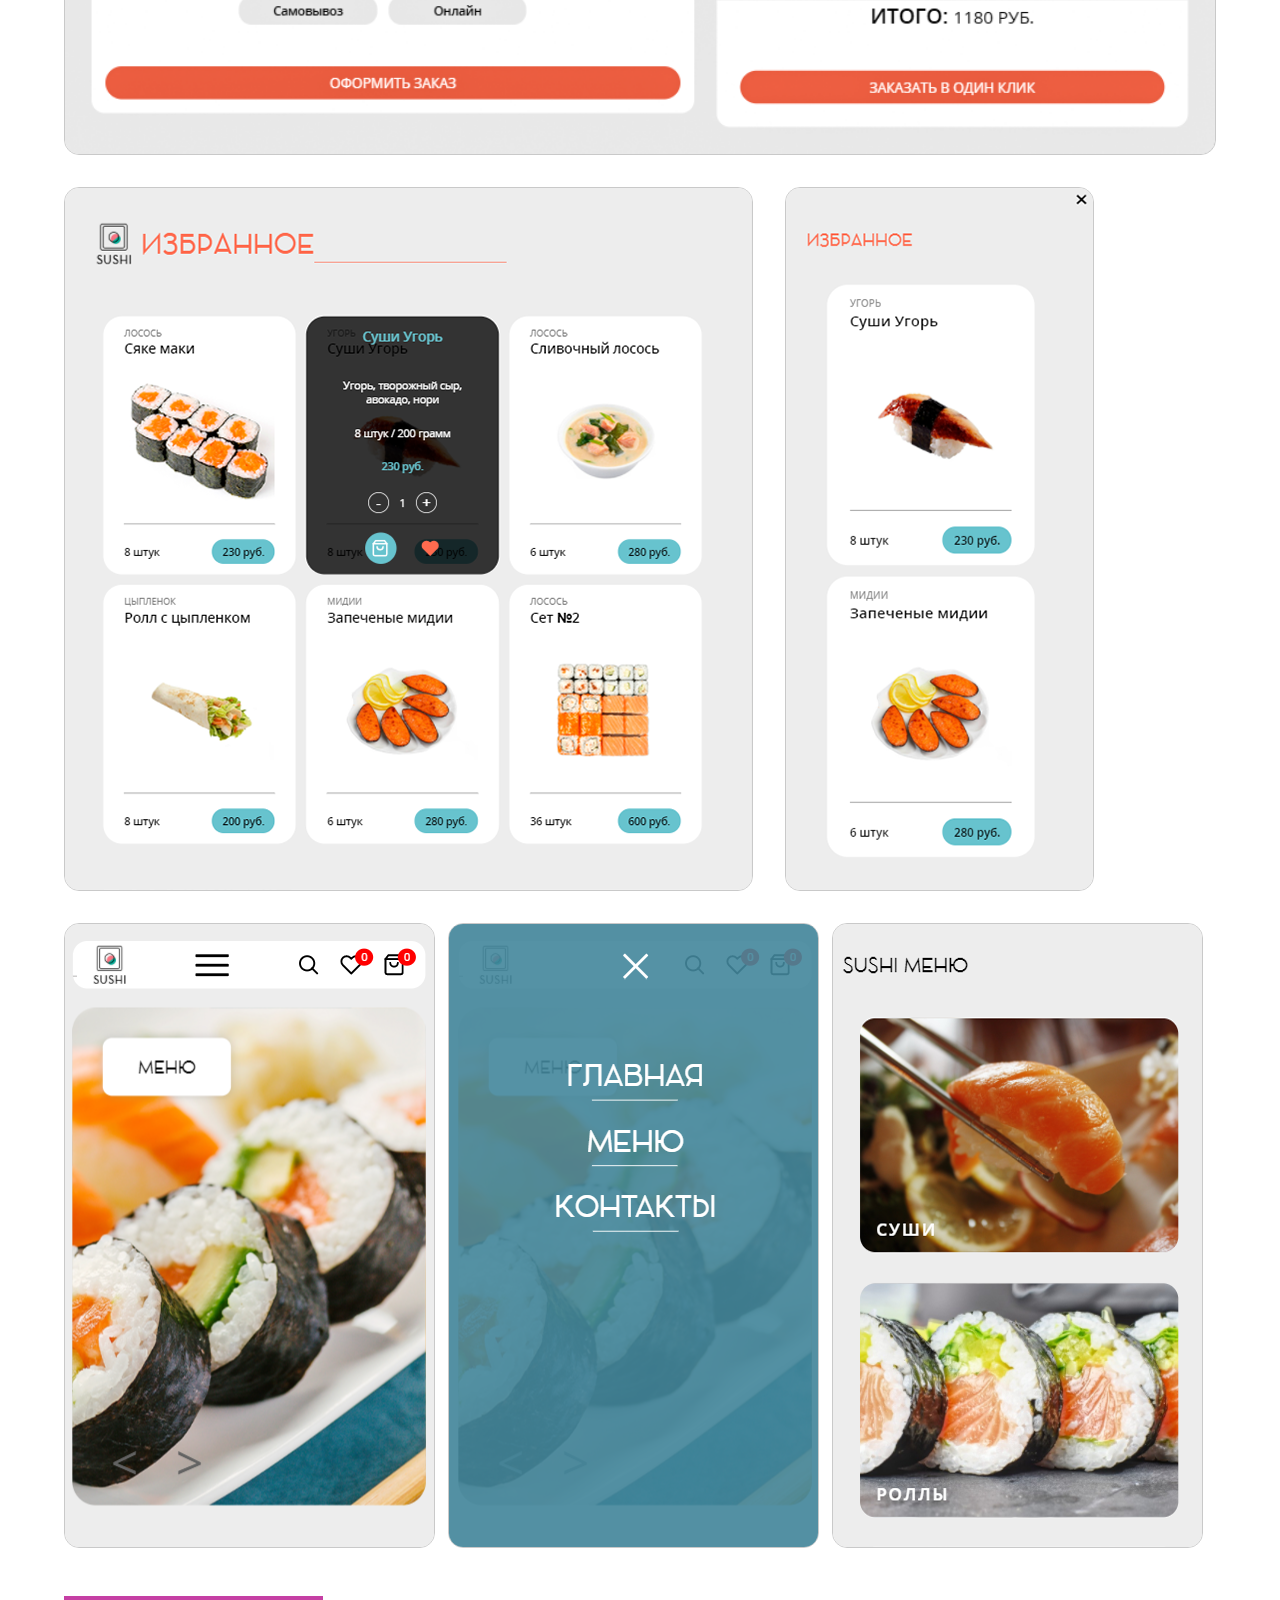
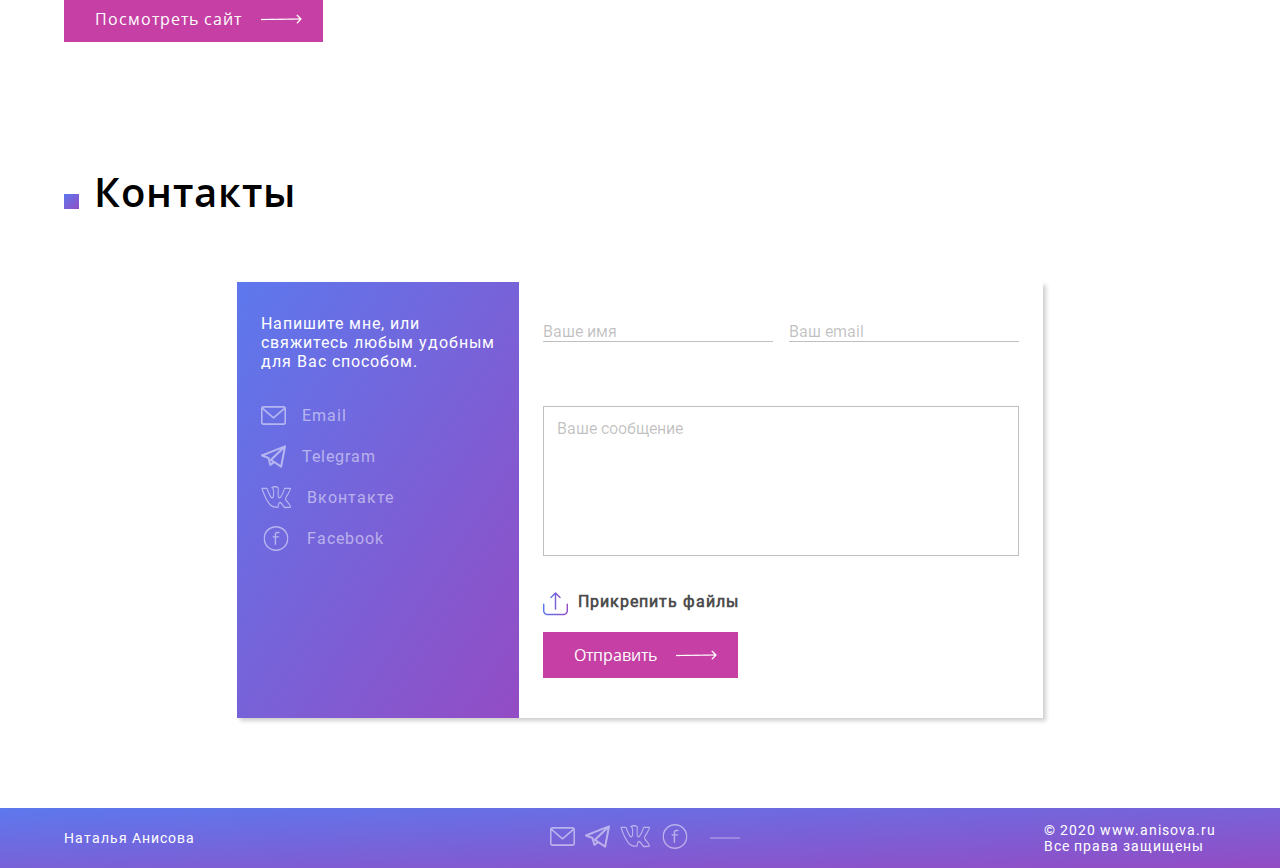
<file: cases/case3/case3.html>
<!DOCTYPE html>
<html lang="ru">
<head>
  <meta charset="UTF-8">
  <title>Верстка сайтов. Наталья Анисова</title>
  <meta name="viewport" content="width=device-width, initial-scale=1">  
  <link rel="stylesheet" href="../../css/normalize.css"> <!-- Подключаем normalize --> 
  <link rel="stylesheet" href="../../css/main.css"> <!-- Подключаем CSS -->
  <link rel="shortcut icon" href="../../favicon.png" type="image/x-icon">
   
</head>
<body> 
<div class="ham-menu">
    <ul class="ham-menu__list">
      <li class="ham-menu__item">
        <a href="../../index.html" class="menu__link"> Главная</a>
      </li>
      <li class="ham-menu__item">
        <a href="../../index.html#services" class="menu__link"> Услуги</a>
      </li>
      <li class="ham-menu__item">
        <a href="../../index.html#portfolio" class="menu__link"> Портфолио</a>
      </li>
      <li class="ham-menu__item">
        <a href="../../index.html#contacts" class="menu__link"> Контакты</a>
      </li>
    </ul>
  </div>     
  <header class="page-header " id="first">
    <div class="page-header__group wrapper">              
        <div class="header__mailto header__mailto-page"> 
          <a href="mailto:anisova.dev@gmail.com" class="header__mail">email: anisova.dev@gmail.com
    </a>
    </div>  
      <ul class="socials socials__noline socials_page">  
    <li class="socials__item">
      <a  href="mailto:anisova.dev@gmail.com" class="socials__link" >
        <svg class="socials__pic" width="25"  viewBox="0 0 479.058 479.058">
          <use xlink:href="../../img/sprite.svg#mail">
          </use>
        </svg>
      </a>
    </li>   
   <li class="socials__item">
      <a  href='https://t.me/natali_anisova' class="socials__link" >
        <svg class="socials__pic" width="25" height="25" viewBox="0 0 189.473 189.473">
          <use xlink:href="../../img/sprite.svg#telegram">
          </use>
        </svg>
      </a>
    </li>
    <li class="socials__item">
      <a href="https://vk.com/natali_anisova" class="socials__link">
        <svg class="socials__pic" width="30" height="25" viewBox="0 0 24 19">
          <use xlink:href="../../img/sprite.svg#vk">
          </use>
        </svg>
      </a>
    </li>
    <li class="socials__item">
      <a href="https://www.facebook.com/anisova.n" class="socials__link">
        <svg class="socials__pic" width="30" height="25" viewBox="0 0 314.652 314.652">
          <use xlink:href="../../img/sprite.svg#f">
          </use>
        </svg>
      </a>
    </li>
  </ul> 
    <nav class="header__menu header__menu_page">
      <a href="../../index.html" class="header__link"> Главная</a>
      <a href="../../index.html#services" class="header__link"> Услуги</a>
      <a href="../../index.html#portfolio" class="header__link"> Портфолио</a>
      <a href="../../index.html#contacts" class="header__link"> Контакты</a>
    </nav>
    <div class="hamburger">
      <div class="hamburger__link">
      </div>
      </div>

  </div>
<div class="wrapper">
  <h2 class="h1 wrapper"> Интернет-магазин<br> Доставка суши</h2>

<a href="./site/index.html" class="btn">
  <p class='btn__text'>
    Посмотреть сайт
  </p>
  </a>
</div>
  </header>
 <section class="page-case wrapper">
<div class="page-case__task">
  <h3 class="h2 ">Задача</h3>
  <p class="page-case__text">
    Сделать адаптивную верстку интернет-магазина доставки суши по макету PSD.
  </p>
  <p class="page-case__text">
    Срок выполнения работ - 10 дней. 
  </p>
  <h2 class="h3"> Что сделано</h2>
  <div class="page-case__group">
    <div class="page-case__done-group">
      <svg width="25" height="25">
        <use xlink:href="../../img/sprite.svg#square">
        </use>
      </svg> 
      <p class="page-case__done"> Выполнена адаптивная, кроссбраузерная  html/css/js верстка. <br><br>Страницы Избранное, Корзина, Меню появляются во всплывающих окнах, реализованы механизмы работы страниц - добавление продукта, удаление, расчет стоимости заказа.</p>
    </div>
    <div class="page-case__done-group">
      <svg width="25" height="25">
        <use xlink:href="../../img/sprite.svg#square">
        </use>
      </svg> 
      <p class="page-case__done"> Проведено тестирование для различных разрешений (десктоп, планшет, смартфон) и для всех современных браузеров.</p>
    </div>
  </div> 
</div>

<div class="images">
  <img class = ' images__item_desktop' src="./img/001.png" alt="">
  <img class = 'images__item_tablet' src="./img/002.png" alt="">
  <img class = 'images__item_mobile' src="./img/003.png" alt="">
</div>
</section> 

<section class="tech wrapper">
<h2 class="h2">Какие технологии исползованы</h2>

<div class="page-case__group">
  <div class="tech__group">
    <h3>HTML/CSS/Javascript</h3>
    <div class="tech__desc">
    <svg width="25" height="25">
      <use xlink:href="../../img/sprite.svg#square">
      </use>
    </svg> 
    <p class="tech__done"> Сайт написан HTML/CSS без использования конструкторов и фреймворков. Для ускорения работы использовались технологии gulp/scss. <br><br>
      <span> На языке Javascript реализовано добавление товаров в Избранное и Корзину, расчет стоимости заказа, появление модальных окон, меню гамбургер.</span></p>
  
  
  </div>
</div> 
  <div class="page-case__image">
  <img src="./img/006.png" alt="" class="page-case__pic">
</div>
</div>

<div class="page-case__group">
  <div class="tech__group">
    <h3>Плагин Tiny-slider</h3>
    <div class="tech__desc">
    <svg width="25" height="25">
      <use xlink:href="../../img/sprite.svg#square">
      </use>
    </svg> 
    <p class="tech__done"> Для реализации слайдера был подключен и стилизован плагин Tiny-slider.</p>
  </div>
</div> 
  <div class="page-case__image">
  <img src="./img/004.png" alt="" class="page-case__pic">
</div>
</div>


<div>
  <img src="./img/07.png" alt="" class="page-case__pic image-100">
</div>
<div class="images__row">  
<div>
  <img src="./img/08.png" alt="" class="page-case__pic page-case__pic_margin">
</div>
<div>
  <img src="./img/08_m.png" alt="" class="page-case__pic">
</div>
</div>
<div class="images__row">  
  <div class="page-case__img">
    <img src="./img/09.png" alt="" class="page-case__pic page-case__pic_margin">
  </div>
  <div class="page-case__img">
    <img src="./img/10.png" alt="" class="page-case__pic page-case__pic_margin">
  </div>
  <div class="page-case__img">
    <img src="./img/11.png" alt="" class="page-case__pic">
  </div>
  </div>

  <a href="./site/index.html" class="btn btn_case btn_page"> Посмотреть сайт</a>
 

</section> 

<section class="contacts wrapper" id="contacts">
  <h2 class="h2">
    Контакты
  </h2>
  <form action="post" class="form" enctype="multipart/form-data" >
    <div class="form__left">
      <p class="form__text">Напишите мне, или свяжитесь любым удобным для Вас способом.
      </p>
      <ul class="socials socials_form">  
        <li class="socials__item">
          <a  href="mailto:anisova.dev@gmail.com" class="socials__link form__link" >
            <svg class="socials__pic" width="25"  viewBox="0 0 479.058 479.058">
              <use xlink:href="../../img/sprite.svg#mail">
              </use>
            </svg>
            <p class="socials__text">Email</p>
          </a>
        </li>   
       <li class="socials__item">
          <a  href='https://t.me/natali_anisova' class="socials__link form__link" >
            <svg class="socials__pic" width="25" height="25" viewBox="0 0 189.473 189.473">
              <use xlink:href="../../img/sprite.svg#telegram">
              </use>
              
            </svg>
            <p class="socials__text">Telegram</p>
          </a>
        </li>
        <li class="socials__item">
          <a href="https://vk.com/natali_anisova" class="socials__link form__link">
            <svg class="socials__pic" width="30" height="25" viewBox="0 0 24 19">
              <use xlink:href="../../img/sprite.svg#vk">
              </use>
            </svg>
            <p class="socials__text">Вконтакте</p>
          </a>
        </li>
        <li class="socials__item">
          <a href="https://www.facebook.com/anisova.n" class="socials__link form__link">
            <svg class="socials__pic" width="30" height="25" viewBox="0 0 314.652 314.652">
              <use xlink:href="../../img/sprite.svg#f">
              </use>
            </svg>
            <p class="socials__text">Facebook</p>
          </a>
        </li>
      </ul>
  
    </div>
    <div class="form__right">
    <div class="form__row">
      
      <input  class="form__field" type="text" name="name" id="name" placeholder="Ваше имя">    
      <input class="form__field" type="email" name="email" id="email" placeholder="Ваш email">
    </div>
      <textarea class="form__message" name="message" placeholder="Ваше сообщение"></textarea>
      <label for="file" class="form__filelabel">
      
        <svg width="25" height="24" viewBox="0 0 25 24">
          <path d="M24.2837 11.4963C23.8858 11.4963 23.5675 11.8123 23.5675 12.2073V18.6749C23.5675 20.434 22.1244 21.8613 20.3576 21.8613H4.6424C2.87033 21.8613 1.43251 20.4287 1.43251 18.6749V12.102C1.43251 11.707 1.11418 11.3909 0.716256 11.3909C0.318336 11.3909 0 11.707 0 12.102V18.6749C0 21.2187 2.0851 23.2833 4.6424 23.2833H20.3576C22.9202 23.2833 25 21.2135 25 18.6749V12.2073C25 11.8176 24.6817 11.4963 24.2837 11.4963Z" fill="url(#paint0_linear)"/>
          <path d="M8.45187 6.01884L11.7838 2.71131V17.137C11.7838 17.532 12.1021 17.848 12.5 17.848C12.898 17.848 13.2163 17.532 13.2163 17.137V2.71131L16.5482 6.01884C16.6862 6.15578 16.8719 6.22951 17.0523 6.22951C17.2379 6.22951 17.4183 6.16104 17.5563 6.01884C17.8375 5.7397 17.8375 5.29203 17.5563 5.01289L13.0041 0.493996C12.8714 0.362327 12.6857 0.283325 12.5 0.283325C12.309 0.283325 12.1287 0.35706 11.996 0.493996L7.44381 5.01289C7.16261 5.29203 7.16261 5.7397 7.44381 6.01884C7.7197 6.29271 8.17598 6.29271 8.45187 6.01884Z" fill="url(#paint1_linear)"/>
          <defs>
          <linearGradient id="paint0_linear" x1="25" y1="17.3371" x2="-6.98492e-07" y2="17.3371" gradientUnits="userSpaceOnUse">
          <stop stop-color="#934CC4"/>
          <stop offset="1" stop-color="#5D78ED"/>
          </linearGradient>
          <linearGradient id="paint1_linear" x1="17.7672" y1="9.06567" x2="7.23291" y2="9.06567" gradientUnits="userSpaceOnUse">
          <stop stop-color="#934CC4"/>
          <stop offset="1" stop-color="#5D78ED"/>
          </linearGradient>
          </defs>
          
          </svg>
        <span class="attach"> Прикрепить файлы</span>
      </label>
      <input  class="form__file" type="file" name="file[]" id="file" multiple>
      <div class="added-files">      
      </div>
      <button type="submit" class="btn btn_form">Отправить
      </button>
    </div>
  </form>
  </section>


<footer class="footer">
  <div class="footer__group wrapper">
  <p class="footer__name">
Наталья Анисова
  </p>
  <ul class="socials socials__footer">  
    <li class="socials__item">
      <a  href="mailto:anisova.dev@gmail.com" class="socials__link" >
        <svg class="socials__pic" width="25"  viewBox="0 0 479.058 479.058">
          <use xlink:href="../../img/sprite.svg#mail">
          </use>
        </svg>
      </a>
    </li>   
   <li class="socials__item">
      <a  href='https://t.me/natali_anisova' class="socials__link" >
        <svg class="socials__pic" width="25" height="25" viewBox="0 0 189.473 189.473">
          <use xlink:href="../../img/sprite.svg#telegram">
          </use>
        </svg>
      </a>
    </li>
    <li class="socials__item">
      <a href="https://vk.com/natali_anisova" class="socials__link">
        <svg class="socials__pic" width="30" height="25" viewBox="0 0 24 19">
          <use xlink:href="../../img/sprite.svg#vk">
          </use>
        </svg>
      </a>
    </li>
    <li class="socials__item">
      <a href="https://www.facebook.com/anisova.n" class="socials__link">
        <svg class="socials__pic" width="30" height="25" viewBox="0 0 314.652 314.652">
          <use xlink:href="../../img/sprite.svg#f">
          </use>
        </svg>
      </a>
    </li>
  </ul>
  <p class="footer__copy"> &copy; 2020 www.anisova.ru<br> Все права защищены</p>

  </div>
</footer>

<a href="#first" class="btn-up scrollto hidden">
  <svg class="up" width="20"  viewBox="0 0 240.811 240.811">
    <use xlink:href="../../img/sprite.svg#arrow">
    </use>
  </svg>
</a>

<div class='modal'>
  <div class="modal__container">
    <a href="#">
      <img src="../../img/cross.svg" width="20" height="20"  class="close-success" alt="">
    </a>
    <p>Спасибо!<br> Ваше сообщение отправлено. <br>Я свяжусь с Вами в ближайшее время.</p>
  </div>
</div>
  <script src="../../js/main.js">
  </script>  
  <script src="../../js/hamburger.js">
  </script>
  <script src="../../js/form.js">
  </script> 
</body>
</file>
<file: css/main.css>
@font-face {
  font-family: "open sans";
  src: url("../fonts/opensansbold.woff2") format("woff2"), url("../fonts/opensansbold.woff") format("woff");
  font-weight: 700;
  font-style: normal; }

@font-face {
  font-family: "open sans";
  src: url("../fonts/opensanssemibold.woff2") format("woff2"), url("../fonts/opensanssemibold.woff") format("woff");
  font-weight: 600;
  font-style: normal; }

@font-face {
  font-family: "open sans";
  src: url("../fonts/opensans.woff2") format("woff2"), url("../fonts/opensans.woff") format("woff");
  font-weight: 400;
  font-style: normal; }

@font-face {
  font-family: "roboto";
  src: url("../fonts/Roboto-Regular.woff2") format("woff2"), url("../fonts/Roboto-Regular.woff") format("woff");
  font-weight: 400;
  font-style: normal; }

html {
  height: 100%;
  font-size: 16px;
  font-family: 'Roboto',sans-serif;
  font-weight: 400; }

* {
  -webkit-box-sizing: border-box;
          box-sizing: border-box; }

body {
  margin: 0;
  padding: 0;
  letter-spacing: 1px;
  height: 100%;
  color: #4D4D4D;
  -webkit-font-smoothing: antialiased; }

h1, h2, h3, h4, h5, h6 {
  margin: 0;
  padding: 0; }

p {
  margin: 0;
  padding: 0; }

ul, li {
  margin: 0;
  padding: 0; }

li {
  list-style: none; }

img {
  max-width: 100%;
  max-height: 100%;
  display: block; }

a {
  text-decoration: none; }

.wrapper {
  max-width: 1170px;
  width: 90%;
  margin: 0 auto; }

.h1 {
  font-size: 40px;
  font-family: 'open sans', san-serif;
  font-weight: 700;
  margin: 8vh 0; }
  @media (max-width: 1000px) {
    .h1 {
      font-size: 30px; } }
  @media (max-width: 768px) {
    .h1 {
      font-size: 26px; } }

.h2 {
  color: black;
  font-family: 'open sans', san-serif;
  font-weight: 600;
  font-size: 40px;
  margin: 10vmin 0 7vmin 0;
  position: relative;
  padding-left: 30px;
  display: block; }
  @media (max-width: 768px) {
    .h2 {
      font-size: 30px; } }
  .h2:before {
    position: absolute;
    content: '';
    width: 15px;
    height: 15px;
    left: 0;
    bottom: 10px;
    background: -webkit-gradient(linear, left top, right bottom, from(#5D78ED), to(#934CC4));
    background: -o-linear-gradient(left top, #5D78ED, #934CC4);
    background: linear-gradient(to right bottom, #5D78ED, #934CC4); }

.h3 {
  font-family: 'open sans', san-serif;
  font-weight: 600;
  font-size: 28px;
  margin: 10vmin 0 7vmin 0;
  color: black; }
  @media (max-width: 768px) {
    .h3 {
      font-size: 20px; } }

.btn {
  background-image: url(../img/Arrow1.png);
  background-position: center right 20px;
  background-repeat: no-repeat;
  background-color: #C53FA4;
  border: 1px solid #C53FA4;
  color: white;
  font-family: 'open sans', sans-serif;
  font-weight: 400;
  padding: 11px 80px 11px 30px;
  display: inline-block;
  -webkit-transition: all .8s;
  -o-transition: all .8s;
  transition: all .8s; }
  .btn:hover {
    background-color: transparent;
    background-position: center right 15px;
    border: 1px solid white;
    padding: 11px 70px 11px 40px;
    color: white;
    -webkit-transition: all .8s;
    -o-transition: all .8s;
    transition: all .8s; }

.socials {
  display: -webkit-box;
  display: -webkit-flex;
  display: -ms-flexbox;
  display: flex;
  -webkit-box-align: center;
  -webkit-align-items: center;
      -ms-flex-align: center;
          align-items: center; }
  @media (max-width: 768px) {
    .socials {
      -webkit-box-pack: center;
      -webkit-justify-content: center;
          -ms-flex-pack: center;
              justify-content: center; } }
  .socials__item {
    margin-right: 10px;
    position: relative; }
    .socials__item:last-child {
      margin-right: 0; }
    .socials__item:last-child:after {
      content: '';
      position: absolute;
      border-top: 1px solid rgba(255, 255, 255, 0.5);
      width: 30px;
      top: 50%;
      left: 100%;
      margin-left: 20px;
      -webkit-transform: translateY(-50%);
          -ms-transform: translateY(-50%);
              transform: translateY(-50%); }
      @media (max-width: 768px) {
        .socials__item:last-child:after {
          display: none; } }
  .socials__pic {
    fill: rgba(255, 255, 255, 0.5);
    -webkit-transition: all 0.5s;
    -o-transition: all 0.5s;
    transition: all 0.5s; }
    .socials__pic:hover {
      fill: white; }

.btn-up {
  border: 1px solid rgba(0, 0, 0, 0.3);
  position: fixed;
  top: 90%;
  right: 1%;
  width: 36px;
  height: 36px;
  display: -webkit-box;
  display: -webkit-flex;
  display: -ms-flexbox;
  display: flex;
  -webkit-box-pack: center;
  -webkit-justify-content: center;
      -ms-flex-pack: center;
          justify-content: center;
  -webkit-box-align: center;
  -webkit-align-items: center;
      -ms-flex-align: center;
          align-items: center;
  -webkit-transition: all 0.5s;
  -o-transition: all 0.5s;
  transition: all 0.5s; }
  @media (max-width: 768px) {
    .btn-up {
      display: none; } }
  .btn-up:hover {
    border-color: rgba(0, 0, 0, 0.7); }
    .btn-up:hover .up {
      fill: rgba(0, 0, 0, 0.7); }

.up {
  fill: rgba(0, 0, 0, 0.3);
  -webkit-transform: rotate(180deg);
      -ms-transform: rotate(180deg);
          transform: rotate(180deg);
  -webkit-transition: all 0.5s;
  -o-transition: all 0.5s;
  transition: all 0.5s; }

.hidden {
  display: none; }

.first {
  -webkit-box-shadow: 0px 3px 4px rgba(0, 0, 0, 0.19);
          box-shadow: 0px 3px 4px rgba(0, 0, 0, 0.19);
  position: relative;
  height: 90%;
  overflow: hidden;
  background: -webkit-gradient(linear, left top, right bottom, from(#5D78ED), to(#934CC4));
  background: -o-linear-gradient(left top, #5D78ED, #934CC4);
  background: linear-gradient(to right bottom, #5D78ED, #934CC4);
  display: -webkit-box;
  display: -webkit-flex;
  display: -ms-flexbox;
  display: flex;
  -webkit-box-orient: vertical;
  -webkit-box-direction: normal;
  -webkit-flex-direction: column;
      -ms-flex-direction: column;
          flex-direction: column;
  -webkit-box-pack: justify;
  -webkit-justify-content: space-between;
      -ms-flex-pack: justify;
          justify-content: space-between;
  color: white; }
  .first__offer {
    display: -webkit-box;
    display: -webkit-flex;
    display: -ms-flexbox;
    display: flex; }
  .first__left {
    width: 40%;
    display: -webkit-box;
    display: -webkit-flex;
    display: -ms-flexbox;
    display: flex;
    -webkit-box-orient: vertical;
    -webkit-box-direction: normal;
    -webkit-flex-direction: column;
        -ms-flex-direction: column;
            flex-direction: column;
    -webkit-box-pack: center;
    -webkit-justify-content: center;
        -ms-flex-pack: center;
            justify-content: center; }
    @media (max-width: 768px) {
      .first__left {
        width: 100%; } }
  @media (max-width: 768px) {
    .first__desc {
      text-align: center; } }
  .first__right {
    width: 60%;
    height: auto;
    display: -webkit-box;
    display: -webkit-flex;
    display: -ms-flexbox;
    display: flex;
    -webkit-box-pack: end;
    -webkit-justify-content: flex-end;
        -ms-flex-pack: end;
            justify-content: flex-end;
    -webkit-box-align: end;
    -webkit-align-items: flex-end;
        -ms-flex-align: end;
            align-items: flex-end; }
    @media (max-width: 1000px) {
      .first__right {
        -webkit-box-pack: center;
        -webkit-justify-content: center;
            -ms-flex-pack: center;
                justify-content: center;
        -webkit-box-align: center;
        -webkit-align-items: center;
            -ms-flex-align: center;
                align-items: center; } }
    @media (max-width: 768px) {
      .first__right {
        display: none; } }
  .first__img {
    height: 100%; }
    @media (max-width: 1000px) {
      .first__img {
        height: 70%; } }
  .first__text {
    margin: 3vh 0; }
    @media (max-width: 768px) {
      .first__text {
        margin-bottom: 5vh; } }
  .first__socials {
    margin-bottom: 2vh; }

.next {
  position: absolute;
  bottom: 0px;
  left: 50%;
  -webkit-transform: translateX(-50%);
      -ms-transform: translateX(-50%);
          transform: translateX(-50%);
  -webkit-transition: padding 0.8s;
  -o-transition: padding 0.8s;
  transition: padding 0.8s;
  z-index: 5;
  padding: 20px 20px 5px 20px; }
  @media (max-width: 768px) {
    .next {
      display: none; } }
  .next__pic {
    fill: rgba(255, 255, 255, 0.5);
    -webkit-transition: fill 0.8s;
    -o-transition: fill 0.8s;
    transition: fill 0.8s; }
  .next:hover {
    padding-bottom: 15px; }
    .next:hover .next__pic {
      fill: white; }

.header {
  display: -webkit-box;
  display: -webkit-flex;
  display: -ms-flexbox;
  display: flex;
  -webkit-box-pack: justify;
  -webkit-justify-content: space-between;
      -ms-flex-pack: justify;
          justify-content: space-between;
  -webkit-box-align: center;
  -webkit-align-items: center;
      -ms-flex-align: center;
          align-items: center;
  height: 100px; }
  @media (max-width: 768px) {
    .header {
      -webkit-flex-wrap: wrap;
          -ms-flex-wrap: wrap;
              flex-wrap: wrap;
      -webkit-box-pack: center;
      -webkit-justify-content: center;
          -ms-flex-pack: center;
              justify-content: center; } }
  .header__mailto {
    position: relative; }
    .header__mailto:after {
      content: '';
      position: absolute;
      border-top: 1px solid rgba(255, 255, 255, 0.5);
      width: 30px;
      top: 50%;
      left: 100%;
      margin-left: 20px;
      -webkit-transform: translateY(-50%);
          -ms-transform: translateY(-50%);
              transform: translateY(-50%); }
      @media (max-width: 768px) {
        .header__mailto:after {
          display: none; } }
  .header__mail {
    color: rgba(255, 255, 255, 0.5);
    letter-spacing: 1.5px;
    font-size: 14px;
    position: relative;
    line-height: 0;
    -webkit-transition: color 0.5s;
    -o-transition: color 0.5s;
    transition: color 0.5s; }
    .header__mail:hover {
      color: white; }
  .header__menu {
    display: -webkit-box;
    display: -webkit-flex;
    display: -ms-flexbox;
    display: flex;
    -webkit-box-pack: end;
    -webkit-justify-content: flex-end;
        -ms-flex-pack: end;
            justify-content: flex-end;
    -webkit-box-align: center;
    -webkit-align-items: center;
        -ms-flex-align: center;
            align-items: center; }
  .header__link {
    font-size: 18px;
    font-family: 'open sans';
    font-weight: 600;
    position: relative;
    color: white;
    margin-left: 2em; }
    .header__link:first-child {
      margin-left: 0; }
    @media (max-width: 768px) {
      .header__link {
        font-size: 15px; } }
    .header__link:hover:after {
      width: 100%; }
    .header__link:after {
      content: '';
      position: absolute;
      width: 0;
      height: 2px;
      left: 0;
      bottom: -4px;
      background-color: white;
      -webkit-transition: width 0.5s;
      -o-transition: width 0.5s;
      transition: width 0.5s; }

.services__stages {
  display: -webkit-box;
  display: -webkit-flex;
  display: -ms-flexbox;
  display: flex;
  -webkit-box-pack: justify;
  -webkit-justify-content: space-between;
      -ms-flex-pack: justify;
          justify-content: space-between;
  -webkit-flex-wrap: wrap;
      -ms-flex-wrap: wrap;
          flex-wrap: wrap;
  position: relative;
  margin: 5em 0; }
  @media (max-width: 768px) {
    .services__stages {
      margin-top: 1em; } }

.services__stage {
  width: 20%;
  display: -webkit-box;
  display: -webkit-flex;
  display: -ms-flexbox;
  display: flex;
  -webkit-box-orient: vertical;
  -webkit-box-direction: normal;
  -webkit-flex-direction: column;
      -ms-flex-direction: column;
          flex-direction: column;
  -webkit-box-align: center;
  -webkit-align-items: center;
      -ms-flex-align: center;
          align-items: center;
  font-size: 15px;
  padding: 0 10px;
  -webkit-transform: translateY(50px);
      -ms-transform: translateY(50px);
          transform: translateY(50px); }
  @media (max-width: 768px) {
    .services__stage {
      width: 48%;
      margin-bottom: 5vh;
      -webkit-transform: translateY(0);
          -ms-transform: translateY(0);
              transform: translateY(0); } }
  @media (max-width: 480px) {
    .services__stage {
      width: 100%; } }

.services__img {
  position: relative;
  padding: 0 10px;
  background-color: white; }

.services__pic {
  display: block; }

.services__stage-text {
  margin-top: 2em;
  text-align: center; }

.services__group {
  display: -webkit-box;
  display: -webkit-flex;
  display: -ms-flexbox;
  display: flex;
  -webkit-box-pack: justify;
  -webkit-justify-content: space-between;
      -ms-flex-pack: justify;
          justify-content: space-between;
  -webkit-flex-wrap: wrap;
      -ms-flex-wrap: wrap;
          flex-wrap: wrap; }
  @media (max-width: 480px) {
    .services__group {
      -webkit-box-orient: vertical;
      -webkit-box-direction: normal;
      -webkit-flex-direction: column;
          -ms-flex-direction: column;
              flex-direction: column;
      -webkit-box-align: center;
      -webkit-align-items: center;
          -ms-flex-align: center;
              align-items: center;
      -webkit-box-pack: center;
      -webkit-justify-content: center;
          -ms-flex-pack: center;
              justify-content: center; } }

.services__left {
  width: 50%;
  display: -webkit-box;
  display: -webkit-flex;
  display: -ms-flexbox;
  display: flex;
  -webkit-box-orient: vertical;
  -webkit-box-direction: normal;
  -webkit-flex-direction: column;
      -ms-flex-direction: column;
          flex-direction: column;
  -webkit-box-align: start;
  -webkit-align-items: flex-start;
      -ms-flex-align: start;
          align-items: flex-start;
  -webkit-box-pack: center;
  -webkit-justify-content: center;
      -ms-flex-pack: center;
          justify-content: center; }
  @media (max-width: 768px) {
    .services__left {
      width: 100%;
      -webkit-box-align: center;
      -webkit-align-items: center;
          -ms-flex-align: center;
              align-items: center; } }

.services__desc {
  font-size: 18px;
  margin-bottom: 1em;
  width: 70%; }
  @media (max-width: 768px) {
    .services__desc {
      width: 90%;
      font-size: 15px; } }
  @media (max-width: 480px) {
    .services__desc {
      width: 98%;
      font-size: 15px; } }

.services__right {
  width: 50%;
  display: -webkit-box;
  display: -webkit-flex;
  display: -ms-flexbox;
  display: flex;
  -webkit-box-pack: end;
  -webkit-justify-content: flex-end;
      -ms-flex-pack: end;
          justify-content: flex-end;
  -webkit-flex-wrap: wrap;
      -ms-flex-wrap: wrap;
          flex-wrap: wrap;
  -webkit-transform: translateY(50px);
      -ms-transform: translateY(50px);
          transform: translateY(50px); }
  @media (max-width: 768px) {
    .services__right {
      width: 90%;
      margin-top: 2vh;
      -webkit-box-align: center;
      -webkit-align-items: center;
          -ms-flex-align: center;
              align-items: center;
      text-align: center;
      -webkit-transform: translateY(0);
          -ms-transform: translateY(0);
              transform: translateY(0); } }

.services__list {
  margin-top: 2em; }

.service {
  width: 21%;
  margin-top: 5em;
  display: -webkit-box;
  display: -webkit-flex;
  display: -ms-flexbox;
  display: flex;
  -webkit-transform: translateY(50px);
      -ms-transform: translateY(50px);
          transform: translateY(50px); }
  @media (max-width: 768px) {
    .service {
      width: 45%;
      margin-top: 2em;
      -webkit-transform: translateY(0);
          -ms-transform: translateY(0);
              transform: translateY(0); } }
  @media (max-width: 480px) {
    .service {
      width: 90%; } }
  .service__text {
    font-size: 14px;
    -webkit-box-flex: 1;
    -webkit-flex: 1;
        -ms-flex: 1;
            flex: 1; }

.square {
  width: 15px;
  height: 15px;
  margin-right: 10px;
  background: -webkit-gradient(linear, left top, right bottom, from(#5D78ED), to(#934CC4));
  background: -o-linear-gradient(left top, #5D78ED, #934CC4);
  background: linear-gradient(to right bottom, #5D78ED, #934CC4); }

.portfolio__cases {
  width: 100%;
  margin: 0 auto;
  margin-bottom: 8vh; }

.case {
  display: -webkit-box;
  display: -webkit-flex;
  display: -ms-flexbox;
  display: flex;
  margin-bottom: 8em;
  padding: 50px;
  -webkit-box-shadow: 0px 0px 20px rgba(0, 0, 0, 0.15);
          box-shadow: 0px 0px 20px rgba(0, 0, 0, 0.15); }
  @media (max-width: 768px) {
    .case {
      -webkit-box-orient: vertical;
      -webkit-box-direction: normal;
      -webkit-flex-direction: column;
          -ms-flex-direction: column;
              flex-direction: column;
      -webkit-box-pack: justify;
      -webkit-justify-content: space-between;
          -ms-flex-pack: justify;
              justify-content: space-between;
      margin-bottom: 3em;
      padding: 0px;
      -webkit-box-shadow: none;
              box-shadow: none; } }
  .case__text {
    font-family: 'open sans', san-serif;
    font-weight: 600; }
    @media (max-width: 1000px) {
      .case__text {
        font-size: 16px; } }
    @media (max-width: 768px) {
      .case__text {
        display: none; } }
  .case__title {
    font-family: 'open sans', san-serif;
    font-weight: 600;
    font-size: 26px;
    text-decoration: none;
    display: block;
    margin: 0.8em 0;
    color: #C53FA4;
    position: relative; }
    @media (max-width: 1000px) {
      .case__title {
        font-size: 20px; } }
  .case__link {
    opacity: 0; }
  .case__back {
    position: absolute;
    background-color: #C53FA4;
    top: 0;
    left: 0;
    width: 100%;
    height: 100%;
    z-index: -1;
    -webkit-transform: scaleX(0);
        -ms-transform: scaleX(0);
            transform: scaleX(0);
    -webkit-transform-origin: 0% 0%;
        -ms-transform-origin: 0% 0%;
            transform-origin: 0% 0%; }
  .case__left {
    width: 25%;
    display: -webkit-box;
    display: -webkit-flex;
    display: -ms-flexbox;
    display: flex;
    -webkit-box-orient: vertical;
    -webkit-box-direction: normal;
    -webkit-flex-direction: column;
        -ms-flex-direction: column;
            flex-direction: column;
    -webkit-box-pack: justify;
    -webkit-justify-content: space-between;
        -ms-flex-pack: justify;
            justify-content: space-between;
    -webkit-box-align: start;
    -webkit-align-items: flex-start;
        -ms-flex-align: start;
            align-items: flex-start; }
    @media (max-width: 768px) {
      .case__left {
        width: 100%; } }
  .case__img {
    position: relative;
    -webkit-box-shadow: 3px 3px 4px rgba(0, 0, 0, 0.19);
            box-shadow: 3px 3px 4px rgba(0, 0, 0, 0.19);
    opacity: 0; }
    .case__img:before {
      content: '';
      position: absolute;
      width: 100%;
      height: 100%;
      top: 0;
      left: 0;
      opacity: 1;
      background: -webkit-gradient(linear, left top, right bottom, from(rgba(93, 120, 237, 0.3)), to(rgba(147, 76, 196, 0.3)));
      background: -o-linear-gradient(left top, rgba(93, 120, 237, 0.3), rgba(147, 76, 196, 0.3));
      background: linear-gradient(to right bottom, rgba(93, 120, 237, 0.3), rgba(147, 76, 196, 0.3));
      -webkit-transition: all 1s;
      -o-transition: all 1s;
      transition: all 1s; }
    .case__img:hover:before {
      width: 0;
      opacity: 0; }
  .case__pic {
    height: auto; }

.btn_case {
  margin-bottom: 2em; }
  .btn_case:hover {
    background-color: transparent;
    background-image: url(../img/Arrow.png);
    border: 1px solid #C53FA4;
    color: black; }
  @media (max-width: 1000px) {
    .btn_case {
      padding: 11px 60px 11px 10px;
      font-size: 14px;
      background-position: center right 5px; } }
  @media (max-width: 768px) {
    .btn_case {
      display: none; } }

.test {
  width: 100px;
  height: 100px; }

.form {
  margin: 0 auto;
  margin-bottom: 10vh;
  display: -webkit-box;
  display: -webkit-flex;
  display: -ms-flexbox;
  display: flex;
  width: 70%;
  -webkit-box-shadow: 3px 3px 4px rgba(0, 0, 0, 0.19);
          box-shadow: 3px 3px 4px rgba(0, 0, 0, 0.19); }
  @media (max-width: 1000px) {
    .form {
      width: 90%; } }
  @media (max-width: 768px) {
    .form {
      width: 95%;
      -webkit-box-orient: vertical;
      -webkit-box-direction: normal;
      -webkit-flex-direction: column;
          -ms-flex-direction: column;
              flex-direction: column; } }
  .form__left {
    width: 35%;
    background: -webkit-gradient(linear, left top, right bottom, from(#5D78ED), to(#934CC4));
    background: -o-linear-gradient(left top, #5D78ED, #934CC4);
    background: linear-gradient(to right bottom, #5D78ED, #934CC4);
    padding: 2em 1.5em 1.5em 1.5em; }
    @media (max-width: 768px) {
      .form__left {
        width: 100%; } }
  .form__right {
    padding: 1.5em;
    width: 65%; }
    @media (max-width: 768px) {
      .form__right {
        width: 100%; } }
  .form__row {
    display: -webkit-box;
    display: -webkit-flex;
    display: -ms-flexbox;
    display: flex;
    margin-bottom: 2em;
    -webkit-box-pack: justify;
    -webkit-justify-content: space-between;
        -ms-flex-pack: justify;
            justify-content: space-between; }
    @media (max-width: 768px) {
      .form__row {
        -webkit-box-orient: vertical;
        -webkit-box-direction: normal;
        -webkit-flex-direction: column;
            -ms-flex-direction: column;
                flex-direction: column; } }
  .form__field {
    border: none;
    outline: none;
    border-bottom: 1px solid rgba(0, 0, 0, 0.25);
    -webkit-box-flex: 1;
    -webkit-flex: 1;
        -ms-flex: 1;
            flex: 1;
    padding: 1em 0 0 0; }
    .form__field::-webkit-input-placeholder {
      color: rgba(0, 0, 0, 0.25); }
    .form__field::-moz-placeholder {
      color: rgba(0, 0, 0, 0.25); }
    .form__field:-ms-input-placeholder {
      color: rgba(0, 0, 0, 0.25); }
    .form__field::-ms-input-placeholder {
      color: rgba(0, 0, 0, 0.25); }
    .form__field::placeholder {
      color: rgba(0, 0, 0, 0.25); }
    .form__field:first-child {
      margin-right: 1em; }
      @media (max-width: 768px) {
        .form__field:first-child {
          margin-right: 0;
          margin-bottom: 3em; } }
  .form__text {
    color: white; }
  .form__link {
    display: -webkit-box;
    display: -webkit-flex;
    display: -ms-flexbox;
    display: flex;
    -webkit-box-align: center;
    -webkit-align-items: center;
        -ms-flex-align: center;
            align-items: center;
    color: rgba(255, 255, 255, 0.5);
    margin-bottom: 1em; }
    .form__link:hover {
      color: white; }
      .form__link:hover > svg {
        fill: white; }
  .form__message {
    width: 100%;
    height: 150px;
    resize: none;
    outline: none;
    border: 1px solid rgba(0, 0, 0, 0.25);
    margin: 2em 0;
    padding: 0.8em; }
    .form__message::-webkit-input-placeholder {
      color: rgba(0, 0, 0, 0.25); }
    .form__message::-moz-placeholder {
      color: rgba(0, 0, 0, 0.25); }
    .form__message:-ms-input-placeholder {
      color: rgba(0, 0, 0, 0.25); }
    .form__message::-ms-input-placeholder {
      color: rgba(0, 0, 0, 0.25); }
    .form__message::placeholder {
      color: rgba(0, 0, 0, 0.25); }
  .form__file {
    display: none; }
  .form__filelabel {
    display: -webkit-box;
    display: -webkit-flex;
    display: -ms-flexbox;
    display: flex;
    cursor: pointer;
    margin-bottom: 1em; }

.socials_form {
  -webkit-box-orient: vertical;
  -webkit-box-direction: normal;
  -webkit-flex-direction: column;
      -ms-flex-direction: column;
          flex-direction: column;
  -webkit-box-pack: start;
  -webkit-justify-content: flex-start;
      -ms-flex-pack: start;
          justify-content: flex-start;
  -webkit-box-align: start;
  -webkit-align-items: flex-start;
      -ms-flex-align: start;
          align-items: flex-start;
  margin-top: 2em; }
  .socials_form > li:last-child:after {
    display: none; }
  @media (max-width: 768px) {
    .socials_form {
      -webkit-box-align: center;
      -webkit-align-items: center;
          -ms-flex-align: center;
              align-items: center; } }

.socials__text {
  -webkit-transition: all 0.8s;
  -o-transition: all 0.8s;
  transition: all 0.8s;
  margin-left: 1em; }

.btn_form {
  margin-bottom: 1em;
  -webkit-user-select: none;
  -moz-user-select: none;
  -ms-user-select: none;
  user-select: none; }
  .btn_form:active, .btn_form:focus {
    outline: none; }
  .btn_form:hover {
    background-color: transparent;
    background-image: url(../img/Arrow.png);
    border: 1px solid #C53FA4;
    color: black; }
  @media (max-width: 1000px) {
    .btn_form {
      font-size: 14px;
      background-position: center right 5px; } }

.footer {
  background: -webkit-gradient(linear, left top, right bottom, from(#5D78ED), to(#934CC4));
  background: -o-linear-gradient(left top, #5D78ED, #934CC4);
  background: linear-gradient(to right bottom, #5D78ED, #934CC4);
  color: white;
  font-size: 14px;
  padding: 1em 0; }
  .footer__group {
    display: -webkit-box;
    display: -webkit-flex;
    display: -ms-flexbox;
    display: flex;
    -webkit-box-align: center;
    -webkit-align-items: center;
        -ms-flex-align: center;
            align-items: center;
    -webkit-box-pack: justify;
    -webkit-justify-content: space-between;
        -ms-flex-pack: justify;
            justify-content: space-between; }
    @media (max-width: 480px) {
      .footer__group {
        -webkit-box-orient: vertical;
        -webkit-box-direction: normal;
        -webkit-flex-direction: column;
            -ms-flex-direction: column;
                flex-direction: column; } }
  @media (max-width: 480px) {
    .footer__name {
      display: none; } }
  @media (max-width: 480px) {
    .footer__copy {
      margin-top: 1em; } }

.added-file {
  display: -webkit-box;
  display: -webkit-flex;
  display: -ms-flexbox;
  display: flex;
  -webkit-box-align: center;
  -webkit-align-items: center;
      -ms-flex-align: center;
          align-items: center;
  margin-bottom: 0.8em; }
  .added-file__img {
    width: 10px; }

.attach {
  margin-left: 10px;
  font-weight: 600; }

.modal {
  width: 100%;
  height: 100%;
  position: fixed;
  left: 0;
  top: 0;
  display: -webkit-box;
  display: -webkit-flex;
  display: -ms-flexbox;
  display: flex;
  -webkit-box-pack: center;
  -webkit-justify-content: center;
      -ms-flex-pack: center;
          justify-content: center;
  -webkit-box-align: center;
  -webkit-align-items: center;
      -ms-flex-align: center;
          align-items: center;
  opacity: 0;
  background: -webkit-gradient(linear, left top, right bottom, from(#5D78ED), to(#934CC4));
  background: -o-linear-gradient(left top, #5D78ED, #934CC4);
  background: linear-gradient(to right bottom, #5D78ED, #934CC4);
  display: flex;
  visibility: hidden;
  -webkit-transition: 0.8s ease-in;
  -o-transition: 0.8s ease-in;
  transition: 0.8s ease-in; }
  .modal__container {
    background-color: white;
    padding: 4em 5em;
    text-align: center;
    font-weight: 600;
    position: relative; }

.close-success {
  position: absolute;
  right: 20px;
  top: 20px; }

.page-header {
  padding: 2em 0;
  color: white;
  background: -webkit-gradient(linear, left top, right bottom, from(#5D78ED), to(#934CC4));
  background: -o-linear-gradient(left top, #5D78ED, #934CC4);
  background: linear-gradient(to right bottom, #5D78ED, #934CC4); }
  .page-header__group {
    display: -webkit-box;
    display: -webkit-flex;
    display: -ms-flexbox;
    display: flex;
    -webkit-box-pack: justify;
    -webkit-justify-content: space-between;
        -ms-flex-pack: justify;
            justify-content: space-between;
    -webkit-box-align: center;
    -webkit-align-items: center;
        -ms-flex-align: center;
            align-items: center; }
  .page-header__name {
    font-family: 'open sans';
    font-weight: 600;
    color: white; }

@media (max-width: 480px) {
  .header__mailto-page {
    display: none; } }

.header__mailto-page:after {
  display: none; }

.socials__noline > .socials__item:last-child::after {
  display: none; }

@media (max-width: 1000px) {
  .header__menu_page {
    display: none; } }

.page-case__group {
  display: -webkit-box;
  display: -webkit-flex;
  display: -ms-flexbox;
  display: flex;
  -webkit-box-pack: justify;
  -webkit-justify-content: space-between;
      -ms-flex-pack: justify;
          justify-content: space-between;
  -webkit-box-align: start;
  -webkit-align-items: flex-start;
      -ms-flex-align: start;
          align-items: flex-start;
  margin-bottom: 7em; }
  @media (max-width: 768px) {
    .page-case__group {
      -webkit-box-orient: vertical;
      -webkit-box-direction: normal;
      -webkit-flex-direction: column;
          -ms-flex-direction: column;
              flex-direction: column;
      -webkit-box-align: center;
      -webkit-align-items: center;
          -ms-flex-align: center;
              align-items: center;
      margin-bottom: 3em; } }

@media (max-width: 768px) {
  .page-case__task {
    width: 100%;
    margin-bottom: 2em; } }

.page-case__text {
  margin-bottom: 0.5em; }

.page-case__done-group {
  display: -webkit-box;
  display: -webkit-flex;
  display: -ms-flexbox;
  display: flex;
  -webkit-box-align: start;
  -webkit-align-items: flex-start;
      -ms-flex-align: start;
          align-items: flex-start;
  width: 45%; }
  @media (max-width: 768px) {
    .page-case__done-group {
      width: 100%; } }

.page-case__done {
  width: 80%;
  margin: 0 0 1em 1em; }

.page-case__images {
  max-width: 50%; }

.page-case__image {
  width: 60%;
  -webkit-box-flex: 1;
  -webkit-flex: 1;
      -ms-flex: 1;
          flex: 1; }
  @media (max-width: 768px) {
    .page-case__image {
      width: 100%; } }

.page-case__pic {
  border-radius: 15px;
  border: 1px solid #c9c9c9; }
  .page-case__pic_margin {
    margin-right: 2em; }
    @media (max-width: 768px) {
      .page-case__pic_margin {
        margin: 0 0 2em 0; } }

.page-case__img {
  -webkit-box-flex: 1;
  -webkit-flex: 1;
      -ms-flex: 1;
          flex: 1; }
  @media (max-width: 768px) {
    .page-case__img {
      width: 100%;
      -webkit-box-flex: 1;
      -webkit-flex: auto;
          -ms-flex: auto;
              flex: auto;
      margin-bottom: 2em;
      display: -webkit-box;
      display: -webkit-flex;
      display: -ms-flexbox;
      display: flex;
      -webkit-box-pack: center;
      -webkit-justify-content: center;
          -ms-flex-pack: center;
              justify-content: center; } }

.images {
  position: relative;
  display: -webkit-box;
  display: -webkit-flex;
  display: -ms-flexbox;
  display: flex;
  -webkit-box-align: end;
  -webkit-align-items: flex-end;
      -ms-flex-align: end;
          align-items: flex-end;
  -webkit-box-pack: justify;
  -webkit-justify-content: space-between;
      -ms-flex-pack: justify;
          justify-content: space-between; }
  @media (max-width: 768px) {
    .images {
      -webkit-box-orient: vertical;
      -webkit-box-direction: normal;
      -webkit-flex-direction: column;
          -ms-flex-direction: column;
              flex-direction: column;
      -webkit-box-align: center;
      -webkit-align-items: center;
          -ms-flex-align: center;
              align-items: center;
      -webkit-box-pack: center;
      -webkit-justify-content: center;
          -ms-flex-pack: center;
              justify-content: center; } }
  .images__item_desktop {
    width: 60%; }
    @media (max-width: 768px) {
      .images__item_desktop {
        width: 100%; } }
  .images__item_tablet {
    width: 20%; }
    @media (max-width: 768px) {
      .images__item_tablet {
        width: 40%;
        margin-top: 2em; } }
  .images__item_mobile {
    width: 10%; }
    @media (max-width: 768px) {
      .images__item_mobile {
        width: 20%;
        margin-top: 2em; } }
  .images__row {
    display: -webkit-box;
    display: -webkit-flex;
    display: -ms-flexbox;
    display: flex;
    margin-top: 2em; }
    @media (max-width: 768px) {
      .images__row {
        -webkit-flex-wrap: wrap;
            -ms-flex-wrap: wrap;
                flex-wrap: wrap;
        -webkit-box-pack: center;
        -webkit-justify-content: center;
            -ms-flex-pack: center;
                justify-content: center; } }

.tech__group {
  width: 40%; }
  @media (max-width: 768px) {
    .tech__group {
      width: 100%; } }

.tech__desc {
  display: -webkit-box;
  display: -webkit-flex;
  display: -ms-flexbox;
  display: flex;
  width: 80%;
  margin-top: 2em; }
  @media (max-width: 768px) {
    .tech__desc {
      width: 100%;
      padding-left: 0;
      margin-bottom: 2em; } }
  @media (max-width: 768px) {
    .tech__desc_right {
      -webkit-box-ordinal-group: 0;
      -webkit-order: -1;
          -ms-flex-order: -1;
              order: -1; } }

.tech__done {
  width: 80%;
  margin-left: 25px; }

.image-100 {
  width: 100%; }

.btn_page {
  margin-top: 3em; }
  .btn_page:hover {
    background-color: transparent;
    background-image: url(../img/Arrow.png);
    border: 1px solid #C53FA4;
    color: black; }
  @media (max-width: 1000px) {
    .btn_page {
      padding: 11px 60px 11px 10px;
      font-size: 14px;
      background-position: center right 5px; } }

@-webkit-keyframes In {
  to {
    -webkit-transform: translateY(0px);
            transform: translateY(0px); } }

@keyframes In {
  to {
    -webkit-transform: translateY(0px);
            transform: translateY(0px); } }

.animate {
  -webkit-animation: In 1s ease forwards;
          animation: In 1s ease forwards; }

@-webkit-keyframes caseAnimate {
  50% {
    -webkit-transform: scaleX(1);
            transform: scaleX(1);
    opacity: 1; }
  100% {
    -webkit-transform: scaleX(1);
            transform: scaleX(1);
    opacity: 0; } }

@keyframes caseAnimate {
  50% {
    -webkit-transform: scaleX(1);
            transform: scaleX(1);
    opacity: 1; }
  100% {
    -webkit-transform: scaleX(1);
            transform: scaleX(1);
    opacity: 0; } }

@-webkit-keyframes titleAnimate {
  100% {
    opacity: 1; } }

@keyframes titleAnimate {
  100% {
    opacity: 1; } }

@-webkit-keyframes imgAnimate {
  100% {
    opacity: 1; } }

@keyframes imgAnimate {
  100% {
    opacity: 1; } }

.caseAnimation {
  -webkit-animation: caseAnimate 0.8s forwards;
          animation: caseAnimate 0.8s forwards; }

.titleAnimation {
  -webkit-animation: titleAnimate 0.8s forwards;
          animation: titleAnimate 0.8s forwards;
  -webkit-animation-delay: 0.5s;
          animation-delay: 0.5s; }

.imgAnimation {
  -webkit-animation: imgAnimate 1s forwards;
          animation: imgAnimate 1s forwards;
  -webkit-animation-delay: 0.8s;
          animation-delay: 0.8s; }

.hamburger {
  display: none;
  z-index: 10;
  cursor: pointer;
  height: 30px;
  -webkit-box-align: center;
  -webkit-align-items: center;
      -ms-flex-align: center;
          align-items: center; }
  @media (max-width: 1000px) {
    .hamburger {
      display: -webkit-box;
      display: -webkit-flex;
      display: -ms-flexbox;
      display: flex; } }
  .hamburger__link {
    position: relative;
    width: 35px;
    height: 3px;
    background-color: #fff;
    border-radius: 3px;
    display: block; }
    .hamburger__link::before, .hamburger__link::after {
      position: absolute;
      top: -12px;
      content: '';
      width: 35px;
      height: 3px;
      background-color: #fff;
      border-radius: 3px;
      display: block;
      -webkit-transition: -webkit-transform 0.7s ease;
      transition: -webkit-transform 0.7s ease;
      -o-transition: transform 0.7s ease;
      transition: transform 0.7s ease;
      transition: transform 0.7s ease, -webkit-transform 0.7s ease; }
    .hamburger__link::after {
      top: 13px; }

.ham-menu {
  position: fixed;
  width: 100%;
  height: 100%;
  top: 0;
  left: 0;
  overflow: hidden;
  text-align: center;
  visibility: hidden;
  z-index: 10;
  opacity: 0.9;
  background: -webkit-gradient(linear, left top, right bottom, from(#5D78ED), to(#934CC4));
  background: -o-linear-gradient(left top, #5D78ED, #934CC4);
  background: linear-gradient(to right bottom, #5D78ED, #934CC4); }
  .ham-menu__list {
    margin-top: 100px;
    opacity: 0;
    -webkit-transition: opacity 1s ease;
    -o-transition: opacity 1s ease;
    transition: opacity 1s ease; }

.menu__link {
  font-size: 30px;
  font-weight: 400;
  text-decoration: none;
  color: white;
  text-transform: uppercase;
  position: relative;
  line-height: 2.5; }
  .menu__link::after {
    content: '';
    width: 90px;
    border-bottom: 1px solid #fff;
    position: absolute;
    bottom: -15%;
    left: 50%;
    -webkit-transform: translate(-50%, 0);
        -ms-transform: translate(-50%, 0);
            transform: translate(-50%, 0);
    opacity: 0.5; }

.hamburger.active .hamburger__link {
  background-color: transparent; }

.hamburger.active .hamburger__link::before {
  -webkit-transform: rotate(45deg);
      -ms-transform: rotate(45deg);
          transform: rotate(45deg);
  -webkit-transform-origin: 0%;
      -ms-transform-origin: 0%;
          transform-origin: 0%; }

.hamburger.active .hamburger__link::after {
  -webkit-transform: rotate(-45deg);
      -ms-transform: rotate(-45deg);
          transform: rotate(-45deg);
  -webkit-transform-origin: 0%;
      -ms-transform-origin: 0%;
          transform-origin: 0%; }

.ham-menu.is-active {
  visibility: visible; }
  .ham-menu.is-active .ham-menu__list {
    opacity: 1; }

body.locked {
  overflow: hidden;
  height: 100%; }
</file>
<file: cases/case1/site/css/main.css>
@font-face {
  font-family: "Gagalin";
  src: url("../fonts/Gagalin-Regular.woff2") format("woff2"), url("../fonts/Gagalin-Regular.woff") format("woff");
  font-weight: normal;
  font-style: normal; }

@font-face {
  font-family: "Lifehack";
  src: url("../fonts/LifehackMedium.woff2") format("woff2"), url("../fonts/LifehackMedium.woff") format("woff");
  font-weight: normal;
  font-style: normal; }

@font-face {
  font-family: "Ubuntu";
  src: url("../fonts/Ubuntu-Light.woff2") format("woff2"), url("../fonts/Ubuntu-Light.woff") format("woff");
  font-weight: 300;
  font-style: normal; }

@font-face {
  font-family: "Ubuntu";
  src: url("../fonts/Ubuntu-Regular.woff2") format("woff2"), url("../fonts/Ubuntu-Regular.woff") format("woff");
  font-weight: 400;
  font-style: normal; }

@font-face {
  font-family: "Ubuntu";
  src: url("../fonts/Ubuntu-Medium.woff2") format("woff2"), url("../fonts/Ubuntu-Medium.woff") format("woff");
  font-weight: 500;
  font-style: normal; }

@font-face {
  font-family: "Ubuntu";
  src: url("../fonts/Ubuntu-Bold.woff2") format("woff2"), url("../fonts/Ubuntu-Bold.woff") format("woff");
  font-weight: 700;
  font-style: normal; }

html {
  height: 100%;
  font-size: 16px; }
  @media (max-width: 768px) {
    html {
      font-size: 0.875rem; } }
  @media (max-width: 480px) {
    html {
      font-size: 0.8125rem; } }

body {
  margin: 0;
  padding: 0;
  height: 100%;
  -webkit-font-smoothing: antialiased;
  background-color: black;
  font-family: 'Ubuntu',sans-serif;
  font-weight: 400;
  color: #fff; }

h1, h2, h3, h4, h5, h6 {
  margin: 0;
  padding: 0; }

p {
  margin: 0;
  padding: 0; }

.h2 {
  color: #f9b43b;
  font-family: 'Gagalin',sans-serif;
  font-size: 4.5rem;
  font-weight: 400; }
  @media (max-width: 768px) {
    .h2 {
      font-size: 4.3rem; } }
  .h2_white {
    color: #fff;
    margin-bottom: 3.125rem; }
  .h2_gray {
    color: #2f3234;
    margin-bottom: 3.125rem; }

.h3 {
  color: #2f3234;
  font-family: 'Lifehack',serif;
  font-size: 1.5rem;
  line-height: 1; }

.h4 {
  font-family: "Gagalin",san-serif;
  font-weight: 400;
  font-size: 0.875rem; }

.h5 {
  font-family: 'Ubuntu',sans-serif;
  font-weight: 700;
  font-size: 0.875rem;
  margin-bottom: 1em; }

ul, li {
  margin: 0;
  padding: 0; }

li {
  list-style: none; }

.wrapper {
  height: 100%; }

.container {
  height: 100%;
  width: 100%;
  max-width: 1000px;
  margin: auto; }
  @media (max-width: 768px) {
    .container {
      max-width: 95%; } }

.container_flex {
  display: -webkit-box;
  display: -webkit-flex;
  display: -ms-flexbox;
  display: flex;
  -webkit-box-orient: vertical;
  -webkit-box-direction: normal;
  -webkit-flex-direction: column;
      -ms-flex-direction: column;
          flex-direction: column;
  -webkit-box-pack: center;
  -webkit-justify-content: center;
      -ms-flex-pack: center;
          justify-content: center; }

.section {
  height: 100%;
  min-height: 500px;
  overflow: hidden; }

.btn {
  display: inline-block;
  text-decoration: none;
  color: #fff;
  background-color: #e45028;
  border-radius: 0.625rem;
  padding: 0.625rem 0.9375rem;
  text-transform: uppercase;
  font-weight: 500;
  border: none;
  outline: none; }

.btn {
  position: relative;
  overflow: hidden; }
  .btn:hover {
    background-color: #c1401e; }
    .btn:hover::before {
      -webkit-animation: none;
              animation: none; }
  .btn::before {
    content: "";
    background-color: rgba(255, 255, 255, 0.1);
    height: 100%;
    width: 2.5em;
    display: block;
    position: absolute;
    top: 0;
    left: -4rem;
    -webkit-transform: skewX(45deg) translateX(0);
        -ms-transform: skewX(45deg) translateX(0);
            transform: skewX(45deg) translateX(0);
    -webkit-transition: none;
    -o-transition: none;
    transition: none;
    -webkit-animation: moving 1.5s ease-in-out infinite;
            animation: moving 1.5s ease-in-out infinite; }

@-webkit-keyframes moving {
  100% {
    -webkit-transform: skewX(45deg) translateX(15rem);
            transform: skewX(45deg) translateX(15rem); } }

@keyframes moving {
  100% {
    -webkit-transform: skewX(45deg) translateX(15rem);
            transform: skewX(45deg) translateX(15rem); } }

#fp-nav ul li a.active span {
  background-color: #fff; }

#fp-nav ul li a span, .fp-slidesNav ul li a span {
  background: #fff; }

@media (max-width: 768px) {
  #fp-nav {
    display: none; } }

.first {
  background: url("../img/bg.png") no-repeat center center/cover;
  color: #fff;
  background-color: black; }
  .first__wrap {
    display: -webkit-box;
    display: -webkit-flex;
    display: -ms-flexbox;
    display: flex;
    -webkit-box-orient: vertical;
    -webkit-box-direction: normal;
    -webkit-flex-direction: column;
        -ms-flex-direction: column;
            flex-direction: column;
    -webkit-box-pack: justify;
    -webkit-justify-content: space-between;
        -ms-flex-pack: justify;
            justify-content: space-between;
    position: relative; }

.logo img {
  max-width: 100%;
  max-height: 100%; }

.header {
  margin-top: 0.625rem;
  display: -webkit-box;
  display: -webkit-flex;
  display: -ms-flexbox;
  display: flex;
  -webkit-box-pack: justify;
  -webkit-justify-content: space-between;
      -ms-flex-pack: justify;
          justify-content: space-between; }
  .header__nav {
    display: -webkit-box;
    display: -webkit-flex;
    display: -ms-flexbox;
    display: flex;
    -webkit-box-align: center;
    -webkit-align-items: center;
        -ms-flex-align: center;
            align-items: center; }
  .header__menu {
    display: -webkit-box;
    display: -webkit-flex;
    display: -ms-flexbox;
    display: flex;
    -webkit-box-align: center;
    -webkit-align-items: center;
        -ms-flex-align: center;
            align-items: center; }
    @media (max-width: 768px) {
      .header__menu {
        display: none; } }

.menu {
  margin-right: 1.25rem;
  display: -webkit-box;
  display: -webkit-flex;
  display: -ms-flexbox;
  display: flex;
  -webkit-flex-wrap: wrap;
      -ms-flex-wrap: wrap;
          flex-wrap: wrap; }

.menu__item {
  display: inline-block; }
  .menu__item:before {
    content: '\2022';
    margin: 0 0.9375rem; }

.menu__item:nth-child(1)::before {
  display: none; }

.menu__link {
  text-decoration: none;
  text-transform: uppercase;
  font-size: 0.8125rem;
  font-weight: 500;
  color: #fff; }

.header__btn {
  display: -webkit-box;
  display: -webkit-flex;
  display: -ms-flexbox;
  display: flex;
  -webkit-box-align: center;
  -webkit-align-items: center;
      -ms-flex-align: center;
          align-items: center; }

.offer {
  display: -webkit-box;
  display: -webkit-flex;
  display: -ms-flexbox;
  display: flex;
  -webkit-box-pack: justify;
  -webkit-justify-content: space-between;
      -ms-flex-pack: justify;
          justify-content: space-between;
  -webkit-box-align: center;
  -webkit-align-items: center;
      -ms-flex-align: center;
          align-items: center; }
  @media (max-width: 768px) {
    .offer {
      text-align: center;
      -webkit-box-orient: vertical;
      -webkit-box-direction: normal;
      -webkit-flex-direction: column;
          -ms-flex-direction: column;
              flex-direction: column; } }
  .offer__image {
    -webkit-box-flex: 1;
    -webkit-flex: 1;
        -ms-flex: 1;
            flex: 1; }
    @media (max-width: 768px) {
      .offer__image {
        text-align: center; } }
  .offer__img {
    max-width: 100%;
    max-height: 100%; }
    @media (max-width: 768px) {
      .offer__img {
        max-width: 70%;
        max-height: 70%;
        -webkit-box-pack: center;
        -webkit-justify-content: center;
            -ms-flex-pack: center;
                justify-content: center;
        text-align: center; } }
  .offer__text {
    margin-top: 3.125rem;
    margin-left: 5em;
    -webkit-box-flex: 1;
    -webkit-flex: 1;
        -ms-flex: 1;
            flex: 1; }
    @media (max-width: 768px) {
      .offer__text {
        margin-left: 0;
        margin-top: 1.25rem; } }
  .offer p {
    font-family: 'Lifehack';
    font-size: 4.0625rem;
    margin: 0;
    line-height: 1; }
    @media (max-width: 768px) {
      .offer p {
        font-size: 2.5rem; } }

.arrow {
  text-align: center;
  margin-bottom: 1.875rem; }
  @media (max-width: 768px) {
    .arrow {
      margin-bottom: 0.625rem; } }

.hamburger {
  z-index: 10;
  cursor: pointer;
  height: 1.875rem;
  display: -webkit-box;
  display: -webkit-flex;
  display: -ms-flexbox;
  display: flex;
  -webkit-box-align: center;
  -webkit-align-items: center;
      -ms-flex-align: center;
          align-items: center;
  position: relative;
  display: none;
  margin-left: 1rem; }
  @media (max-width: 768px) {
    .hamburger {
      display: -webkit-box;
      display: -webkit-flex;
      display: -ms-flexbox;
      display: flex; } }
  .hamburger__link {
    width: 2.1875rem;
    height: 0.1875rem;
    background-color: #fff;
    border-radius: 3px;
    display: block; }
    .hamburger__link::before, .hamburger__link::after {
      position: absolute;
      top: 0;
      content: '';
      width: 2.1875rem;
      height: 0.1875rem;
      background-color: #fff;
      border-radius: 3px;
      -webkit-transition: -webkit-transform 0.3s ease;
      transition: -webkit-transform 0.3s ease;
      -o-transition: transform 0.3s ease;
      transition: transform 0.3s ease;
      transition: transform 0.3s ease, -webkit-transform 0.3s ease;
      display: block; }
    .hamburger__link::after {
      top: 1.625rem; }

.ham-menu {
  position: absolute;
  width: 100%;
  top: 0;
  left: 0;
  height: 100%;
  background-color: rgba(47, 50, 52, 0.95);
  overflow: hidden;
  text-align: center;
  visibility: hidden;
  opacity: 0;
  -webkit-transition: opacity 1s;
  -o-transition: opacity 1s;
  transition: opacity 1s; }
  .ham-menu__list {
    margin-top: 6.25rem; }

.ham-menu__item {
  display: -webkit-box;
  display: -webkit-flex;
  display: -ms-flexbox;
  display: flex;
  -webkit-box-orient: vertical;
  -webkit-box-direction: normal;
  -webkit-flex-direction: column;
      -ms-flex-direction: column;
          flex-direction: column; }
  .ham-menu__item::after {
    content: '\2022';
    font-size: 1.25rem;
    margin: 0.7rem 0; }
  .ham-menu__item:last-child::after {
    display: none; }

.menu__link_ham {
  font-size: 24px;
  font-weight: 400; }

.hamburger.active .hamburger__link {
  background-color: transparent; }

.hamburger.active .hamburger__link::before {
  -webkit-transform: rotate(-45deg);
      -ms-transform: rotate(-45deg);
          transform: rotate(-45deg);
  top: 0; }

.hamburger.active .hamburger__link::after {
  -webkit-transform: rotate(45deg);
      -ms-transform: rotate(45deg);
          transform: rotate(45deg);
  top: 0; }

.ham-menu.is-active {
  opacity: 1;
  visibility: visible; }

body.locked {
  overflow: hidden;
  height: 100%; }

.best {
  background: url("../img/2/bg.png") no-repeat center center/cover;
  text-align: center; }
  .best__content {
    display: -webkit-box;
    display: -webkit-flex;
    display: -ms-flexbox;
    display: flex;
    -webkit-box-pack: justify;
    -webkit-justify-content: space-between;
        -ms-flex-pack: justify;
            justify-content: space-between; }
    @media (max-width: 480px) {
      .best__content {
        -webkit-box-orient: vertical;
        -webkit-box-direction: normal;
        -webkit-flex-direction: column;
            -ms-flex-direction: column;
                flex-direction: column; } }
  .best__item {
    margin: 0 0.9375rem;
    -webkit-box-flex: 1;
    -webkit-flex: 1;
        -ms-flex: 1;
            flex: 1;
    display: -webkit-box;
    display: -webkit-flex;
    display: -ms-flexbox;
    display: flex;
    -webkit-box-orient: vertical;
    -webkit-box-direction: normal;
    -webkit-flex-direction: column;
        -ms-flex-direction: column;
            flex-direction: column; }
    @media (max-width: 480px) {
      .best__item {
        -webkit-box-orient: horizontal;
        -webkit-box-direction: normal;
        -webkit-flex-direction: row;
            -ms-flex-direction: row;
                flex-direction: row;
        width: 90%;
        text-align: left;
        -webkit-box-align: center;
        -webkit-align-items: center;
            -ms-flex-align: center;
                align-items: center; } }
  @media (max-width: 480px) {
    .best__desc {
      margin-left: 3rem;
      margin-bottom: 1.5625rem; } }
  .best__text p {
    color: #2f3234;
    font-weight: 300;
    font-size: 0.875rem; }
  .best__img {
    height: 5.3125rem;
    margin-bottom: 20px; }
    @media (max-width: 480px) {
      .best__img {
        width: 4rem;
        height: auto;
        margin: 0; } }

.h3_best {
  margin-bottom: 1.875rem; }
  @media (max-width: 480px) {
    .h3_best {
      margin-bottom: 0.9375rem; } }

.team {
  position: relative;
  background: url("../img/team/bg.png") no-repeat center top/cover; }
  .team__right {
    position: absolute;
    right: 0;
    top: 0;
    width: 50%;
    height: 100%;
    background-color: #2f3234;
    opacity: .93; }
    @media (max-width: 768px) {
      .team__right {
        width: 100%;
        text-align: center; } }
  .team__container {
    height: 100%;
    margin: 0 15%; }

.h2__team {
  text-align: center;
  margin: 3.125rem 0; }

.accordeon__h4 {
  display: inline-block;
  cursor: pointer;
  letter-spacing: 1px; }

.accordeon__person {
  display: -webkit-box;
  display: -webkit-flex;
  display: -ms-flexbox;
  display: flex;
  -webkit-box-align: center;
  -webkit-align-items: center;
      -ms-flex-align: center;
          align-items: center;
  -webkit-box-pack: center;
  -webkit-justify-content: center;
      -ms-flex-pack: center;
          justify-content: center;
  overflow: hidden;
  margin-left: 2em;
  max-height: 0;
  margin-top: 2em;
  padding-bottom: 0;
  -webkit-transition: max-height 0.5s, padding-bottom  0.3s;
  -o-transition: max-height 0.5s, padding-bottom  0.3s;
  transition: max-height 0.5s, padding-bottom  0.3s; }
  @media (max-width: 768px) {
    .accordeon__person {
      -webkit-box-orient: vertical;
      -webkit-box-direction: normal;
      -webkit-flex-direction: column;
          -ms-flex-direction: column;
              flex-direction: column; } }

.accordeon__pic {
  display: -webkit-box;
  display: -webkit-flex;
  display: -ms-flexbox;
  display: flex;
  -webkit-box-align: center;
  -webkit-align-items: center;
      -ms-flex-align: center;
          align-items: center;
  -webkit-box-pack: center;
  -webkit-justify-content: center;
      -ms-flex-pack: center;
          justify-content: center;
  -webkit-flex-shrink: 0;
      -ms-flex-negative: 0;
          flex-shrink: 0;
  border-radius: 50%;
  overflow: hidden;
  width: 6.25rem;
  height: 6.25rem; }

.accordeon__photo {
  max-width: 100%;
  max-height: 100%; }

.accordeon__desc {
  margin-left: 1em; }
  @media (max-width: 768px) {
    .accordeon__desc {
      margin-left: 0;
      margin-top: 1rem; } }

.accordeon__text {
  font-weight: 300;
  font-size: 0.875rem; }

.triangle {
  fill: #f9b43b;
  display: inline-block;
  vertical-align: middle;
  cursor: pointer;
  margin-right: 0.3em;
  -webkit-transition: -webkit-transform 1s ease;
  transition: -webkit-transform 1s ease;
  -o-transition: transform 1s ease;
  transition: transform 1s ease;
  transition: transform 1s ease, -webkit-transform 1s ease; }

.accordeon__item.active .accordeon__h4 {
  color: #f9b43b; }

.accordeon__item.active .triangle {
  -webkit-transform: rotate(-90deg);
      -ms-transform: rotate(-90deg);
          transform: rotate(-90deg); }

.accordeon__item.active .accordeon__person {
  padding-bottom: 2rem;
  height: auto;
  max-height: 12rem; }

.s-menu {
  position: relative;
  background: url("../img/menu/bg.jpg") no-repeat center top/cover; }

.h2__s-menu {
  color: #fff;
  margin-top: 1em;
  margin-left: 1em; }
  @media (max-width: 480px) {
    .h2__s-menu {
      margin-left: .8rem; } }

.vert-accord {
  position: absolute;
  top: 0;
  right: 0;
  height: 100%;
  display: -webkit-box;
  display: -webkit-flex;
  display: -ms-flexbox;
  display: flex; }
  .vert-accord__item {
    display: -webkit-box;
    display: -webkit-flex;
    display: -ms-flexbox;
    display: flex;
    height: 100%; }
  .vert-accord__link {
    cursor: pointer;
    width: 5rem;
    display: -webkit-box;
    display: -webkit-flex;
    display: -ms-flexbox;
    display: flex;
    -webkit-box-orient: vertical;
    -webkit-box-direction: normal;
    -webkit-flex-direction: column;
        -ms-flex-direction: column;
            flex-direction: column;
    -webkit-box-pack: end;
    -webkit-justify-content: flex-end;
        -ms-flex-pack: end;
            justify-content: flex-end; }
    @media (max-width: 480px) {
      .vert-accord__link {
        width: 4rem; } }
  .vert-accord__tittle {
    line-height: 5rem;
    white-space: nowrap;
    -webkit-transform-origin: 0 0;
        -ms-transform-origin: 0 0;
            transform-origin: 0 0;
    -webkit-transform: rotate(-90deg);
        -ms-transform: rotate(-90deg);
            transform: rotate(-90deg);
    font-family: 'Gagalin',sans-serif;
    font-size: 2.5rem;
    font-weight: 400; }
    @media (max-width: 480px) {
      .vert-accord__tittle {
        line-height: 1.5; } }
  .vert-accord__text {
    background-color: rgba(47, 50, 52, 0.93);
    width: 0;
    padding: 0;
    opacity: 0;
    -webkit-transition: width 0.5s ease,opacity 0.1s;
    -o-transition: width 0.5s ease,opacity 0.1s;
    transition: width 0.5s ease,opacity 0.1s;
    font-weight: 300;
    font-size: 0.875rem; }

.vert-accord__item.is-active .vert-accord__text {
  width: 25rem;
  padding: 3em;
  opacity: 1; }
  @media (max-width: 768px) {
    .vert-accord__item.is-active .vert-accord__text {
      width: 15.625rem; } }
  @media (max-width: 480px) {
    .vert-accord__item.is-active .vert-accord__text {
      width: 11.875rem;
      padding: 0.5rem; } }

.vert-accord__item.is-active .vert-accord__tittle {
  color: #f9b43b; }

.reviews {
  position: relative; }

.reviews__list {
  display: -webkit-box;
  display: -webkit-flex;
  display: -ms-flexbox;
  display: flex;
  -webkit-flex-wrap: wrap;
      -ms-flex-wrap: wrap;
          flex-wrap: wrap;
  height: 100%; }

.review {
  overflow: hidden;
  width: 25%;
  height: 50%;
  background: no-repeat center center/cover;
  -webkit-filter: grayscale(100%);
          filter: grayscale(100%);
  position: relative; }
  @media (max-width: 768px) {
    .review {
      width: 50%;
      height: 25%; } }
  .review:hover .review__hover-block {
    opacity: 1; }
  .review__hover-block {
    position: absolute;
    top: 0;
    height: 100%;
    width: 100%;
    background-color: rgba(20, 20, 20, 0.7);
    opacity: 0;
    -webkit-transition: 0.8s ease;
    -o-transition: 0.8s ease;
    transition: 0.8s ease; }
    @media (max-width: 768px) {
      .review__hover-block {
        text-align: center; } }
  .review__hover-content {
    padding-top: 10%;
    padding-left: 8%;
    padding-right: 8%; }
  .review__text p {
    margin-bottom: 5%;
    font-size: 0.75rem; }
    @media (max-width: 480px) {
      .review__text p {
        display: none; } }

.h4_review {
  margin-bottom: 5%;
  letter-spacing: 1px;
  font-size: 24px; }

.btn_gray {
  background-color: #2f3234; }

.overlay {
  position: fixed;
  top: 0;
  left: 0;
  z-index: 10;
  width: 100%;
  height: 100%;
  background-color: rgba(47, 50, 52, 0.9); }
  .overlay__container {
    position: absolute;
    width: 50%;
    top: 50%;
    left: 50%;
    -webkit-transform: translate(-50%, -50%);
        -ms-transform: translate(-50%, -50%);
            transform: translate(-50%, -50%);
    background-color: #fff;
    border-radius: 5px;
    color: #2f3234;
    padding: 2rem;
    -webkit-transition: all 0.5s;
    -o-transition: all 0.5s;
    transition: all 0.5s; }

.close {
  position: absolute;
  cursor: pointer;
  top: 0;
  right: 0;
  margin-right: 0.5rem;
  font-size: 30px;
  margin-top: 0.2rem;
  font-weight: 700;
  color: #ec8468;
  -webkit-transition: all 0.3s;
  -o-transition: all 0.3s;
  transition: all 0.3s; }
  .close:hover {
    font-size: 28px; }

.delivery {
  background: url("../img/delivery/bg.jpg") no-repeat center center/cover;
  text-align: center; }
  @media (max-width: 768px) {
    .delivery__h2 {
      font-size: 2.5rem; } }

.form {
  margin: 0 auto;
  width: 90%;
  margin-top: 3.125rem;
  display: -webkit-box;
  display: -webkit-flex;
  display: -ms-flexbox;
  display: flex;
  -webkit-box-pack: justify;
  -webkit-justify-content: space-between;
      -ms-flex-pack: justify;
          justify-content: space-between; }
  @media (max-width: 768px) {
    .form {
      -webkit-box-orient: vertical;
      -webkit-box-direction: normal;
      -webkit-flex-direction: column;
          -ms-flex-direction: column;
              flex-direction: column;
      margin-top: 1.25rem; } }
  .form__left {
    -webkit-box-flex: 1;
    -webkit-flex: 1;
        -ms-flex: 1;
            flex: 1;
    margin-right: 1em; }
  .form__right {
    text-align: left;
    -webkit-box-flex: 1;
    -webkit-flex: 1;
        -ms-flex: 1;
            flex: 1; }
  .form__row {
    display: -webkit-box;
    display: -webkit-flex;
    display: -ms-flexbox;
    display: flex;
    -webkit-box-pack: justify;
    -webkit-justify-content: space-between;
        -ms-flex-pack: justify;
            justify-content: space-between;
    -webkit-flex-wrap: wrap;
        -ms-flex-wrap: wrap;
            flex-wrap: wrap;
    margin-bottom: 2em; }
  .form__row_start {
    -webkit-box-pack: start;
    -webkit-justify-content: flex-start;
        -ms-flex-pack: start;
            justify-content: flex-start;
    margin-bottom: 1.2em;
    -webkit-box-align: center;
    -webkit-align-items: center;
        -ms-flex-align: center;
            align-items: center; }
  .form__input {
    width: 100%;
    -webkit-box-flex: 1;
    -webkit-flex: 1;
        -ms-flex: 1;
            flex: 1;
    margin-right: 1em; }
    .form__input:last-child {
      margin-right: 0; }
  .form__input-tittle {
    text-align: left;
    margin-bottom: 0.3em; }
  .form__radio-visible {
    width: 1rem;
    height: 1rem;
    background-color: #fff;
    border-radius: 50%;
    margin-right: 1.25rem;
    position: relative; }
    .form__radio-visible::after {
      content: "";
      position: absolute;
      top: 50%;
      left: 50%;
      -webkit-transform: translate(-50%, -50%);
          -ms-transform: translate(-50%, -50%);
              transform: translate(-50%, -50%);
      width: 0px;
      height: 0px;
      border-radius: 50%;
      background-color: #e45028;
      -webkit-transition: .3s;
      -o-transition: .3s;
      transition: .3s; }
  .form__check-visible {
    width: 1rem;
    height: 1rem;
    background-color: #fff;
    margin-right: 1.25rem;
    position: relative; }
    .form__check-visible::after {
      content: "\2714";
      position: absolute;
      top: 50%;
      left: 50%;
      -webkit-transform: translate(-50%, -50%);
          -ms-transform: translate(-50%, -50%);
              transform: translate(-50%, -50%);
      opacity: 0;
      color: #e45028;
      -webkit-transition: .3s;
      -o-transition: .3s;
      transition: .3s; }
  .form__input_flex {
    margin-right: 2em;
    display: -webkit-box;
    display: -webkit-flex;
    display: -ms-flexbox;
    display: flex; }
  .form__field {
    width: 100%;
    border: 1px solid #fff;
    border-radius: 5px;
    -webkit-box-sizing: border-box;
            box-sizing: border-box;
    padding: 0.5rem 0px 0.5rem 0.5rem;
    color: #2f3234;
    outline: none; }
    .form__field_comment {
      resize: vertical;
      height: 8.1em; }
    .form__field:focus {
      border-color: #f9b43b; }

.input-true {
  display: none; }

.input-check {
  display: none; }

.input-true:checked + .form__radio-visible::after {
  width: 0.5rem;
  height: 0.5rem;
  -webkit-transition: .3s;
  -o-transition: .3s;
  transition: .3s; }

.input-check:checked + .form__check-visible::after {
  opacity: 1;
  -webkit-transition: .3s;
  -o-transition: .3s;
  transition: .3s; }

.form__clear {
  text-decoration: none;
  color: #fff;
  margin-left: 2em;
  border: none;
  outline: none;
  background-color: transparent; }

.points {
  position: fixed;
  right: 50px;
  top: 200px; }

.slider {
  background: -webkit-gradient(linear, left top, right top, from(#f9b43b), color-stop(48%, #eb8c38), color-stop(74%, #f9b43b));
  background: -o-linear-gradient(left, #f9b43b 0%, #eb8c38 48%, #f9b43b 74%);
  background: linear-gradient(90deg, #f9b43b 0%, #eb8c38 48%, #f9b43b 74%);
  height: 100%;
  width: 100%; }
  .slider__list {
    position: relative;
    display: -webkit-box;
    display: -webkit-flex;
    display: -ms-flexbox;
    display: flex;
    width: 100%;
    right: 0;
    -webkit-transition: right 0.3s;
    -o-transition: right 0.3s;
    transition: right 0.3s; }
  .slider__image {
    display: -webkit-box;
    display: -webkit-flex;
    display: -ms-flexbox;
    display: flex;
    -webkit-box-align: center;
    -webkit-align-items: center;
        -ms-flex-align: center;
            align-items: center;
    width: 50%;
    -webkit-box-flex: 1;
    -webkit-flex: 1;
        -ms-flex: 1;
            flex: 1; }
  .slider__img {
    max-width: 100%;
    max-height: 100%; }
  .slider__reciept {
    background-color: #f08c33;
    position: absolute;
    left: 0;
    top: -15%;
    text-align: center;
    display: -webkit-box;
    display: -webkit-flex;
    display: -ms-flexbox;
    display: flex;
    -webkit-box-orient: vertical;
    -webkit-box-direction: normal;
    -webkit-flex-direction: column;
        -ms-flex-direction: column;
            flex-direction: column;
    -webkit-box-pack: center;
    -webkit-justify-content: center;
        -ms-flex-pack: center;
            justify-content: center;
    border-radius: 3px;
    width: 5em;
    height: 5em; }
    @media (max-width: 768px) {
      .slider__reciept {
        top: -10%;
        left: 0; } }
    .slider__reciept p {
      font-size: 0.875rem;
      font-family: "Gagalin",sans-serif;
      color: #fff;
      letter-spacing: 1px; }
  .slider__next {
    position: absolute;
    right: -3%;
    z-index: 10; }
  .slider__prev {
    position: absolute;
    left: -3%;
    z-index: 10; }
  .slider__scroll {
    padding: 0.625rem; }
  .slider__text {
    margin-left: 5em;
    width: 50%;
    -webkit-box-flex: 1;
    -webkit-flex: 1;
        -ms-flex: 1;
            flex: 1; }
    @media (max-width: 768px) {
      .slider__text {
        width: 80%;
        margin-left: 0; } }
  .slider__tittle {
    line-height: 1; }
  .slider__desc p {
    font-weight: 300;
    font-size: 0.875rem;
    margin-bottom: 1em; }
  .slider__price {
    display: -webkit-box;
    display: -webkit-flex;
    display: -ms-flexbox;
    display: flex;
    -webkit-box-align: baseline;
    -webkit-align-items: baseline;
        -ms-flex-align: baseline;
            align-items: baseline; }
    @media (max-width: 768px) {
      .slider__price {
        -webkit-box-pack: center;
        -webkit-justify-content: center;
            -ms-flex-pack: center;
                justify-content: center; } }
  .slider__summ {
    font-size: 3.125rem;
    font-family: "Gagalin", sans-serif;
    color: #e45028; }
    @media (max-width: 480px) {
      .slider__summ {
        font-size: 1.875rem; } }
  .slider__ru {
    font-size: 1.875rem;
    font-family: "Gagalin", sans-serif;
    color: #e45028;
    margin-left: 0.5em; }
    @media (max-width: 480px) {
      .slider__ru {
        font-size: 1.375rem; } }
  .slider__weight {
    position: absolute;
    text-align: center;
    top: 100%;
    left: 0; }
    @media (max-width: 768px) {
      .slider__weight {
        top: -10%;
        left: 80%; } }
    .slider__weight-text {
      position: absolute;
      font-size: 1.25rem;
      font-family: "Gagalin", sans-serif;
      color: #fff;
      font-weight: 300;
      opacity: 0.5;
      top: 50%;
      left: 50%;
      -webkit-transform: translate(-50%, -50%);
          -ms-transform: translate(-50%, -50%);
              transform: translate(-50%, -50%); }
    .slider__weight-kkal {
      font-size: 0.875rem;
      font-family: "Gagalin", sans-serif;
      color: #fff;
      font-weight: 300;
      opacity: 0.5;
      text-transform: uppercase; }

.slider__wrapper {
  height: 100%;
  width: 100%;
  display: -webkit-box;
  display: -webkit-flex;
  display: -ms-flexbox;
  display: flex;
  -webkit-box-align: center;
  -webkit-align-items: center;
      -ms-flex-align: center;
          align-items: center;
  overflow: hidden;
  position: relative; }

.slider__item {
  margin: 0 auto;
  display: -webkit-box;
  display: -webkit-flex;
  display: -ms-flexbox;
  display: flex;
  -webkit-box-pack: center;
  -webkit-justify-content: center;
      -ms-flex-pack: center;
          justify-content: center;
  position: relative;
  width: 100%;
  height: 100%;
  -webkit-flex-shrink: 0;
      -ms-flex-negative: 0;
          flex-shrink: 0; }
  @media (max-width: 768px) {
    .slider__item {
      -webkit-box-orient: vertical;
      -webkit-box-direction: normal;
      -webkit-flex-direction: column;
          -ms-flex-direction: column;
              flex-direction: column;
      -webkit-box-align: center;
      -webkit-align-items: center;
          -ms-flex-align: center;
              align-items: center;
      text-align: center; } }

.btn_slider {
  margin-left: 3em; }

.container_slider {
  position: relative;
  width: 90%; }

.footer {
  text-align: center;
  width: 100%;
  padding: 1rem 0;
  background: url("../img/footer.jpg") no-repeat center center/cover; }
  .footer__address {
    font-family: 'Ubuntu',sans-serif;
    font-weight: 300; }
  .footer__phone {
    font-family: 'Ubuntu',sans-serif;
    font-weight: 700;
    color: #e45028;
    line-height: 1.8; }

.map {
  height: 100%; }
</file>
